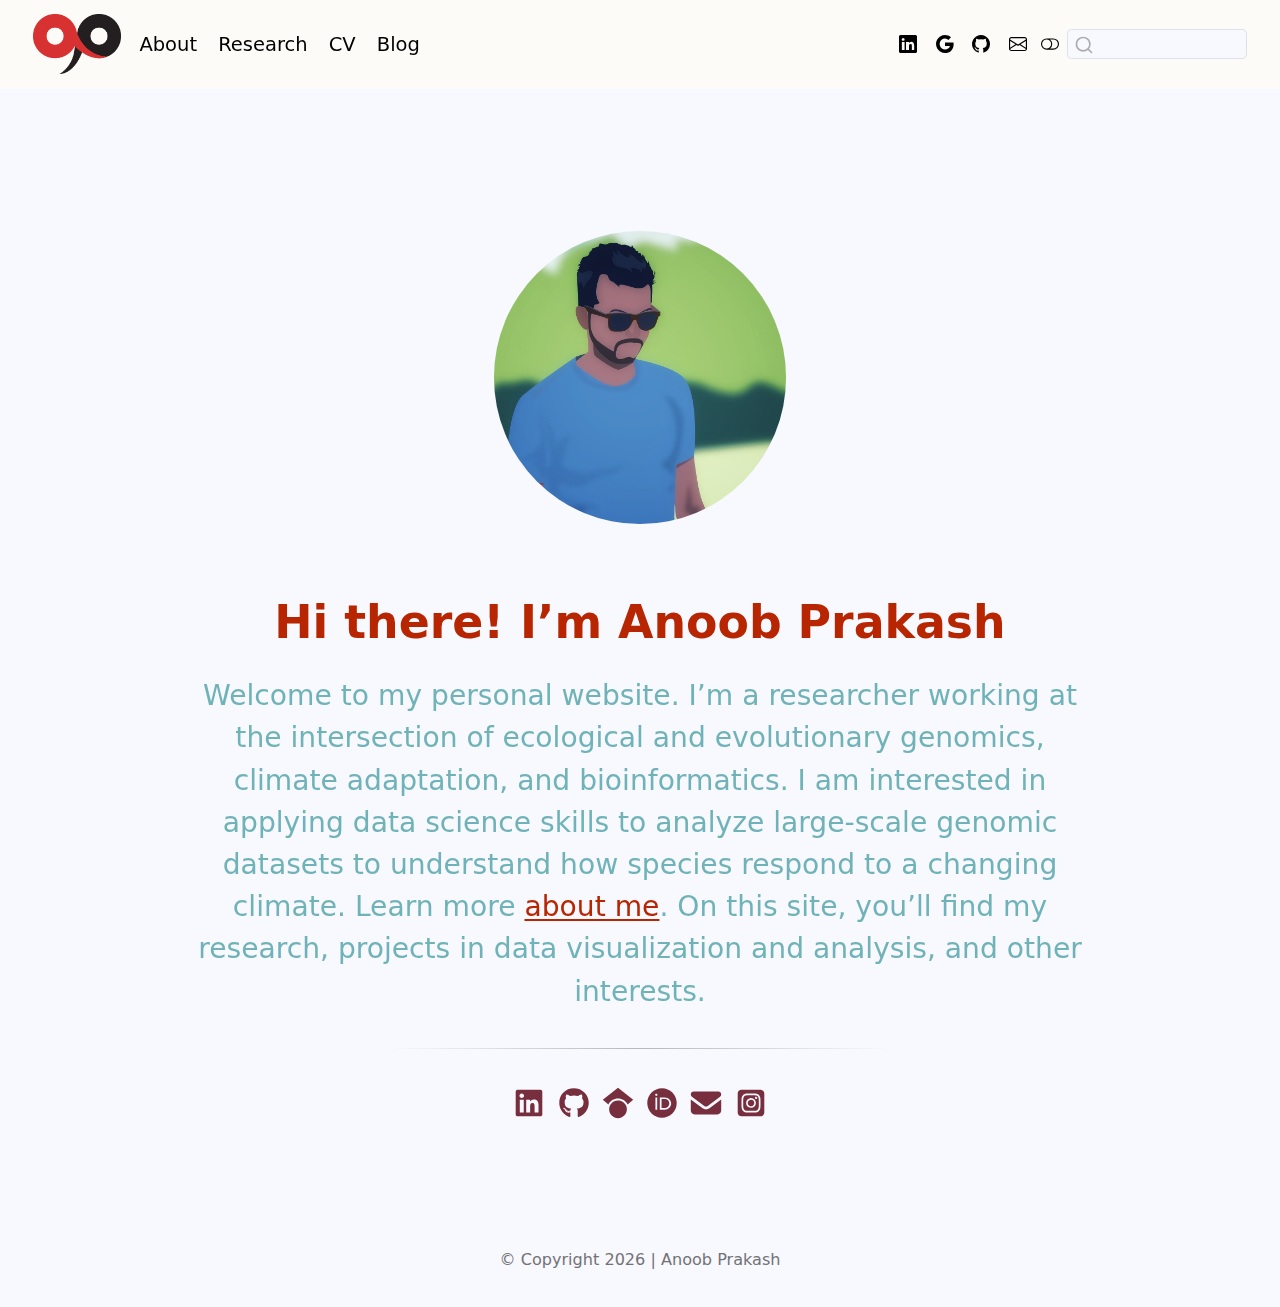
<file: docs/index.html>
<!DOCTYPE html>
<html xmlns="http://www.w3.org/1999/xhtml" lang="en" xml:lang="en"><head>

<meta charset="utf-8">
<meta name="generator" content="quarto-1.7.29">

<meta name="viewport" content="width=device-width, initial-scale=1.0, user-scalable=yes">


<title>Anoob Prakash</title>
<style>
code{white-space: pre-wrap;}
span.smallcaps{font-variant: small-caps;}
div.columns{display: flex; gap: min(4vw, 1.5em);}
div.column{flex: auto; overflow-x: auto;}
div.hanging-indent{margin-left: 1.5em; text-indent: -1.5em;}
ul.task-list{list-style: none;}
ul.task-list li input[type="checkbox"] {
  width: 0.8em;
  margin: 0 0.8em 0.2em -1em; /* quarto-specific, see https://github.com/quarto-dev/quarto-cli/issues/4556 */ 
  vertical-align: middle;
}
</style>


<script src="site_libs/quarto-nav/quarto-nav.js"></script>
<script src="site_libs/clipboard/clipboard.min.js"></script>
<script src="site_libs/quarto-search/autocomplete.umd.js"></script>
<script src="site_libs/quarto-search/fuse.min.js"></script>
<script src="site_libs/quarto-search/quarto-search.js"></script>
<meta name="quarto:offset" content="./">
<link href="./img/AP_logo.png" rel="icon" type="image/png">
<script src="site_libs/quarto-html/quarto.js" type="module"></script>
<script src="site_libs/quarto-html/tabsets/tabsets.js" type="module"></script>
<script src="site_libs/quarto-html/popper.min.js"></script>
<script src="site_libs/quarto-html/tippy.umd.min.js"></script>
<link href="site_libs/quarto-html/tippy.css" rel="stylesheet">
<link href="site_libs/quarto-html/quarto-syntax-highlighting-9cfdc87e16b2bf3d6786c761657ef46f.css" rel="stylesheet" class="quarto-color-scheme" id="quarto-text-highlighting-styles">
<link href="site_libs/quarto-html/quarto-syntax-highlighting-dark-9cfdc87e16b2bf3d6786c761657ef46f.css" rel="stylesheet" class="quarto-color-scheme quarto-color-alternate" id="quarto-text-highlighting-styles">
<link href="site_libs/quarto-html/quarto-syntax-highlighting-9cfdc87e16b2bf3d6786c761657ef46f.css" rel="stylesheet" class="quarto-color-scheme-extra" id="quarto-text-highlighting-styles">
<script src="site_libs/bootstrap/bootstrap.min.js"></script>
<link href="site_libs/bootstrap/bootstrap-icons.css" rel="stylesheet">
<link href="site_libs/bootstrap/bootstrap-f83e3fb308b00b3d06a0cf2949dad97b.min.css" rel="stylesheet" append-hash="true" class="quarto-color-scheme" id="quarto-bootstrap" data-mode="light">
<link href="site_libs/bootstrap/bootstrap-dark-45b45da6b2e485c39ffd0badcd5752ba.min.css" rel="stylesheet" append-hash="true" class="quarto-color-scheme quarto-color-alternate" id="quarto-bootstrap" data-mode="dark">
<link href="site_libs/bootstrap/bootstrap-f83e3fb308b00b3d06a0cf2949dad97b.min.css" rel="stylesheet" append-hash="true" class="quarto-color-scheme-extra" id="quarto-bootstrap" data-mode="light">
<script id="quarto-search-options" type="application/json">{
  "location": "navbar",
  "copy-button": false,
  "collapse-after": 3,
  "panel-placement": "end",
  "type": "textbox",
  "limit": 50,
  "keyboard-shortcut": [
    "f",
    "/",
    "s"
  ],
  "language": {
    "search-no-results-text": "No results",
    "search-matching-documents-text": "matching documents",
    "search-copy-link-title": "Copy link to search",
    "search-hide-matches-text": "Hide additional matches",
    "search-more-match-text": "more match in this document",
    "search-more-matches-text": "more matches in this document",
    "search-clear-button-title": "Clear",
    "search-text-placeholder": "",
    "search-detached-cancel-button-title": "Cancel",
    "search-submit-button-title": "Submit",
    "search-label": "Search"
  }
}</script>


</head>

<body class="nav-fixed quarto-light"><script id="quarto-html-before-body" type="application/javascript">
    const toggleBodyColorMode = (bsSheetEl) => {
      const mode = bsSheetEl.getAttribute("data-mode");
      const bodyEl = window.document.querySelector("body");
      if (mode === "dark") {
        bodyEl.classList.add("quarto-dark");
        bodyEl.classList.remove("quarto-light");
      } else {
        bodyEl.classList.add("quarto-light");
        bodyEl.classList.remove("quarto-dark");
      }
    }
    const toggleBodyColorPrimary = () => {
      const bsSheetEl = window.document.querySelector("link#quarto-bootstrap:not([rel=disabled-stylesheet])");
      if (bsSheetEl) {
        toggleBodyColorMode(bsSheetEl);
      }
    }
    const setColorSchemeToggle = (alternate) => {
      const toggles = window.document.querySelectorAll('.quarto-color-scheme-toggle');
      for (let i=0; i < toggles.length; i++) {
        const toggle = toggles[i];
        if (toggle) {
          if (alternate) {
            toggle.classList.add("alternate");
          } else {
            toggle.classList.remove("alternate");
          }
        }
      }
    };
    const toggleColorMode = (alternate) => {
      // Switch the stylesheets
      const primaryStylesheets = window.document.querySelectorAll('link.quarto-color-scheme:not(.quarto-color-alternate)');
      const alternateStylesheets = window.document.querySelectorAll('link.quarto-color-scheme.quarto-color-alternate');
      manageTransitions('#quarto-margin-sidebar .nav-link', false);
      if (alternate) {
        // note: dark is layered on light, we don't disable primary!
        enableStylesheet(alternateStylesheets);
        for (const sheetNode of alternateStylesheets) {
          if (sheetNode.id === "quarto-bootstrap") {
            toggleBodyColorMode(sheetNode);
          }
        }
      } else {
        disableStylesheet(alternateStylesheets);
        enableStylesheet(primaryStylesheets)
        toggleBodyColorPrimary();
      }
      manageTransitions('#quarto-margin-sidebar .nav-link', true);
      // Switch the toggles
      setColorSchemeToggle(alternate)
      // Hack to workaround the fact that safari doesn't
      // properly recolor the scrollbar when toggling (#1455)
      if (navigator.userAgent.indexOf('Safari') > 0 && navigator.userAgent.indexOf('Chrome') == -1) {
        manageTransitions("body", false);
        window.scrollTo(0, 1);
        setTimeout(() => {
          window.scrollTo(0, 0);
          manageTransitions("body", true);
        }, 40);
      }
    }
    const disableStylesheet = (stylesheets) => {
      for (let i=0; i < stylesheets.length; i++) {
        const stylesheet = stylesheets[i];
        stylesheet.rel = 'disabled-stylesheet';
      }
    }
    const enableStylesheet = (stylesheets) => {
      for (let i=0; i < stylesheets.length; i++) {
        const stylesheet = stylesheets[i];
        if(stylesheet.rel !== 'stylesheet') { // for Chrome, which will still FOUC without this check
          stylesheet.rel = 'stylesheet';
        }
      }
    }
    const manageTransitions = (selector, allowTransitions) => {
      const els = window.document.querySelectorAll(selector);
      for (let i=0; i < els.length; i++) {
        const el = els[i];
        if (allowTransitions) {
          el.classList.remove('notransition');
        } else {
          el.classList.add('notransition');
        }
      }
    }
    const isFileUrl = () => {
      return window.location.protocol === 'file:';
    }
    const hasAlternateSentinel = () => {
      let styleSentinel = getColorSchemeSentinel();
      if (styleSentinel !== null) {
        return styleSentinel === "alternate";
      } else {
        return false;
      }
    }
    const setStyleSentinel = (alternate) => {
      const value = alternate ? "alternate" : "default";
      if (!isFileUrl()) {
        window.localStorage.setItem("quarto-color-scheme", value);
      } else {
        localAlternateSentinel = value;
      }
    }
    const getColorSchemeSentinel = () => {
      if (!isFileUrl()) {
        const storageValue = window.localStorage.getItem("quarto-color-scheme");
        return storageValue != null ? storageValue : localAlternateSentinel;
      } else {
        return localAlternateSentinel;
      }
    }
    const toggleGiscusIfUsed = (isAlternate, darkModeDefault) => {
      const baseTheme = document.querySelector('#giscus-base-theme')?.value ?? 'light';
      const alternateTheme = document.querySelector('#giscus-alt-theme')?.value ?? 'dark';
      let newTheme = '';
      if(authorPrefersDark) {
        newTheme = isAlternate ? baseTheme : alternateTheme;
      } else {
        newTheme = isAlternate ? alternateTheme : baseTheme;
      }
      const changeGiscusTheme = () => {
        // From: https://github.com/giscus/giscus/issues/336
        const sendMessage = (message) => {
          const iframe = document.querySelector('iframe.giscus-frame');
          if (!iframe) return;
          iframe.contentWindow.postMessage({ giscus: message }, 'https://giscus.app');
        }
        sendMessage({
          setConfig: {
            theme: newTheme
          }
        });
      }
      const isGiscussLoaded = window.document.querySelector('iframe.giscus-frame') !== null;
      if (isGiscussLoaded) {
        changeGiscusTheme();
      }
    };
    const authorPrefersDark = false;
    const darkModeDefault = authorPrefersDark;
      document.querySelector('link#quarto-text-highlighting-styles.quarto-color-scheme-extra').rel = 'disabled-stylesheet';
      document.querySelector('link#quarto-bootstrap.quarto-color-scheme-extra').rel = 'disabled-stylesheet';
    let localAlternateSentinel = darkModeDefault ? 'alternate' : 'default';
    // Dark / light mode switch
    window.quartoToggleColorScheme = () => {
      // Read the current dark / light value
      let toAlternate = !hasAlternateSentinel();
      toggleColorMode(toAlternate);
      setStyleSentinel(toAlternate);
      toggleGiscusIfUsed(toAlternate, darkModeDefault);
    };
    // Switch to dark mode if need be
    if (hasAlternateSentinel()) {
      toggleColorMode(true);
    } else {
      toggleColorMode(false);
    }
  </script>

<div id="quarto-search-results"></div>
  <header id="quarto-header" class="headroom fixed-top">
    <nav class="navbar navbar-expand-lg " data-bs-theme="dark">
      <div class="navbar-container container-fluid">
      <div class="navbar-brand-container mx-auto">
    <a href="./index.html" class="navbar-brand navbar-brand-logo">
    <img src="./img/AP_logo.png" alt="" class="navbar-logo">
    </a>
  </div>
            <div id="quarto-search" class="" title="Search"></div>
          <button class="navbar-toggler" type="button" data-bs-toggle="collapse" data-bs-target="#navbarCollapse" aria-controls="navbarCollapse" role="menu" aria-expanded="false" aria-label="Toggle navigation" onclick="if (window.quartoToggleHeadroom) { window.quartoToggleHeadroom(); }">
  <span class="navbar-toggler-icon"></span>
</button>
          <div class="collapse navbar-collapse" id="navbarCollapse">
            <ul class="navbar-nav navbar-nav-scroll me-auto">
  <li class="nav-item">
    <a class="nav-link" href="./about.html"> 
<span class="menu-text">About</span></a>
  </li>  
  <li class="nav-item">
    <a class="nav-link" href="./research/research.html"> 
<span class="menu-text">Research</span></a>
  </li>  
  <li class="nav-item">
    <a class="nav-link" href="./cv/cv.html"> 
<span class="menu-text">CV</span></a>
  </li>  
  <li class="nav-item">
    <a class="nav-link" href="./photos/photos.html"> 
<span class="menu-text">Blog</span></a>
  </li>  
</ul>
            <ul class="navbar-nav navbar-nav-scroll ms-auto">
  <li class="nav-item compact">
    <a class="nav-link" href="https://www.linkedin.com/in/anoob-prakash/"> <i class="bi bi-linkedin" role="img">
</i> 
<span class="menu-text"></span></a>
  </li>  
  <li class="nav-item compact">
    <a class="nav-link" href="https://scholar.google.com/citations?hl=en&amp;user=jIOSRMkAAAAJ"> <i class="bi bi-google" role="img">
</i> 
<span class="menu-text"></span></a>
  </li>  
  <li class="nav-item compact">
    <a class="nav-link" href="https://github.com/anoobvinu07"> <i class="bi bi-github" role="img">
</i> 
<span class="menu-text"></span></a>
  </li>  
  <li class="nav-item compact">
    <a class="nav-link" href="mailto:anoobvinu@gmail.com"> <i class="bi bi-envelope" role="img" aria-label="email">
</i> 
<span class="menu-text"></span></a>
  </li>  
</ul>
          </div> <!-- /navcollapse -->
            <div class="quarto-navbar-tools">
  <a href="" class="quarto-color-scheme-toggle quarto-navigation-tool  px-1" onclick="window.quartoToggleColorScheme(); return false;" title="Toggle dark mode"><i class="bi"></i></a>
</div>
      </div> <!-- /container-fluid -->
    </nav>
</header>
<!-- content -->
<div id="quarto-content" class="quarto-container page-columns page-rows-contents page-layout-full page-navbar">
<!-- sidebar -->
<!-- margin-sidebar -->
    
<!-- main -->
<div class="quarto-about-jolla page-columns page-full column-body">
  <img src="img/illustrated_AP.jpg" class="about-image
  round " style="height: 15em; width: 15em;">
 <header id="title-block-header" class="quarto-title-block"></header><main class="content page-columns page-full column-body" id="quarto-document-content">

<div class="column-screen">
<div id="bio">
<p><span style="font-size: 2.6rem; font-weight: 600; display: block; margin-bottom: 0.25rem; color: #b82601;">Hi there! I’m Anoob Prakash</span></p>
<p><span style="font-size: 1.6rem; font-weight: 400; display: block; margin-bottom: 0.25rem; color: #6fb3b8;">Welcome to my personal website. I’m a researcher working at the intersection of ecological and evolutionary genomics, climate adaptation, and bioinformatics. I am interested in applying data science skills to analyze large-scale genomic datasets to understand how species respond to a changing climate. Learn more <a href="./about.html">about me</a>. On this site, you’ll find my research, projects in data visualization and analysis, and other interests.</span></p>
</div>
<div class="section-separator">
</div>
<div class="footer-logos">
<p><a href="https://www.linkedin.com/in/anoob-prakash/" target="_blank"> <img src="img/linkedin-brands-solid-full.svg" alt="LinkedIn"> </a> <a href="https://github.com/anoobvinu07" target="_blank"> <img src="img/github-brands-solid-full.svg" alt="GitHub"> </a> <a href="https://scholar.google.com/citations?hl=en&amp;user=jIOSRMkAAAAJ" target="_blank"> <img src="img/google-scholar-brands-solid-full.svg" alt="Google Scholar"> </a> <a href="https://orcid.org/0000-0002-7207-934X" target="_blank"> <img src="img/orcid-brands-solid-full.svg" alt="ORCID"> </a> <a href="mailto:anoobvinu@gmail.com" target="_blank"> <img src="img/envelope-solid-full.svg" alt="ORCID"> </a> <a href="https://www.instagram.com/anoobprakash/" target="_blank"> <img src="img/square-instagram-brands-solid-full.svg" alt="ORCID"> </a></p>
</div>
</div>


</main>  
</div>
 <!-- /main -->
<script id="quarto-html-after-body" type="application/javascript">
  window.document.addEventListener("DOMContentLoaded", function (event) {
    // Ensure there is a toggle, if there isn't float one in the top right
    if (window.document.querySelector('.quarto-color-scheme-toggle') === null) {
      const a = window.document.createElement('a');
      a.classList.add('top-right');
      a.classList.add('quarto-color-scheme-toggle');
      a.href = "";
      a.onclick = function() { try { window.quartoToggleColorScheme(); } catch {} return false; };
      const i = window.document.createElement("i");
      i.classList.add('bi');
      a.appendChild(i);
      window.document.body.appendChild(a);
    }
    setColorSchemeToggle(hasAlternateSentinel())
    const isCodeAnnotation = (el) => {
      for (const clz of el.classList) {
        if (clz.startsWith('code-annotation-')) {                     
          return true;
        }
      }
      return false;
    }
    const onCopySuccess = function(e) {
      // button target
      const button = e.trigger;
      // don't keep focus
      button.blur();
      // flash "checked"
      button.classList.add('code-copy-button-checked');
      var currentTitle = button.getAttribute("title");
      button.setAttribute("title", "Copied!");
      let tooltip;
      if (window.bootstrap) {
        button.setAttribute("data-bs-toggle", "tooltip");
        button.setAttribute("data-bs-placement", "left");
        button.setAttribute("data-bs-title", "Copied!");
        tooltip = new bootstrap.Tooltip(button, 
          { trigger: "manual", 
            customClass: "code-copy-button-tooltip",
            offset: [0, -8]});
        tooltip.show();    
      }
      setTimeout(function() {
        if (tooltip) {
          tooltip.hide();
          button.removeAttribute("data-bs-title");
          button.removeAttribute("data-bs-toggle");
          button.removeAttribute("data-bs-placement");
        }
        button.setAttribute("title", currentTitle);
        button.classList.remove('code-copy-button-checked');
      }, 1000);
      // clear code selection
      e.clearSelection();
    }
    const getTextToCopy = function(trigger) {
        const codeEl = trigger.previousElementSibling.cloneNode(true);
        for (const childEl of codeEl.children) {
          if (isCodeAnnotation(childEl)) {
            childEl.remove();
          }
        }
        return codeEl.innerText;
    }
    const clipboard = new window.ClipboardJS('.code-copy-button:not([data-in-quarto-modal])', {
      text: getTextToCopy
    });
    clipboard.on('success', onCopySuccess);
    if (window.document.getElementById('quarto-embedded-source-code-modal')) {
      const clipboardModal = new window.ClipboardJS('.code-copy-button[data-in-quarto-modal]', {
        text: getTextToCopy,
        container: window.document.getElementById('quarto-embedded-source-code-modal')
      });
      clipboardModal.on('success', onCopySuccess);
    }
      var localhostRegex = new RegExp(/^(?:http|https):\/\/localhost\:?[0-9]*\//);
      var mailtoRegex = new RegExp(/^mailto:/);
        var filterRegex = new RegExp('/' + window.location.host + '/');
      var isInternal = (href) => {
          return filterRegex.test(href) || localhostRegex.test(href) || mailtoRegex.test(href);
      }
      // Inspect non-navigation links and adorn them if external
     var links = window.document.querySelectorAll('a[href]:not(.nav-link):not(.navbar-brand):not(.toc-action):not(.sidebar-link):not(.sidebar-item-toggle):not(.pagination-link):not(.no-external):not([aria-hidden]):not(.dropdown-item):not(.quarto-navigation-tool):not(.about-link)');
      for (var i=0; i<links.length; i++) {
        const link = links[i];
        if (!isInternal(link.href)) {
          // undo the damage that might have been done by quarto-nav.js in the case of
          // links that we want to consider external
          if (link.dataset.originalHref !== undefined) {
            link.href = link.dataset.originalHref;
          }
        }
      }
    function tippyHover(el, contentFn, onTriggerFn, onUntriggerFn) {
      const config = {
        allowHTML: true,
        maxWidth: 500,
        delay: 100,
        arrow: false,
        appendTo: function(el) {
            return el.parentElement;
        },
        interactive: true,
        interactiveBorder: 10,
        theme: 'quarto',
        placement: 'bottom-start',
      };
      if (contentFn) {
        config.content = contentFn;
      }
      if (onTriggerFn) {
        config.onTrigger = onTriggerFn;
      }
      if (onUntriggerFn) {
        config.onUntrigger = onUntriggerFn;
      }
      window.tippy(el, config); 
    }
    const noterefs = window.document.querySelectorAll('a[role="doc-noteref"]');
    for (var i=0; i<noterefs.length; i++) {
      const ref = noterefs[i];
      tippyHover(ref, function() {
        // use id or data attribute instead here
        let href = ref.getAttribute('data-footnote-href') || ref.getAttribute('href');
        try { href = new URL(href).hash; } catch {}
        const id = href.replace(/^#\/?/, "");
        const note = window.document.getElementById(id);
        if (note) {
          return note.innerHTML;
        } else {
          return "";
        }
      });
    }
    const xrefs = window.document.querySelectorAll('a.quarto-xref');
    const processXRef = (id, note) => {
      // Strip column container classes
      const stripColumnClz = (el) => {
        el.classList.remove("page-full", "page-columns");
        if (el.children) {
          for (const child of el.children) {
            stripColumnClz(child);
          }
        }
      }
      stripColumnClz(note)
      if (id === null || id.startsWith('sec-')) {
        // Special case sections, only their first couple elements
        const container = document.createElement("div");
        if (note.children && note.children.length > 2) {
          container.appendChild(note.children[0].cloneNode(true));
          for (let i = 1; i < note.children.length; i++) {
            const child = note.children[i];
            if (child.tagName === "P" && child.innerText === "") {
              continue;
            } else {
              container.appendChild(child.cloneNode(true));
              break;
            }
          }
          if (window.Quarto?.typesetMath) {
            window.Quarto.typesetMath(container);
          }
          return container.innerHTML
        } else {
          if (window.Quarto?.typesetMath) {
            window.Quarto.typesetMath(note);
          }
          return note.innerHTML;
        }
      } else {
        // Remove any anchor links if they are present
        const anchorLink = note.querySelector('a.anchorjs-link');
        if (anchorLink) {
          anchorLink.remove();
        }
        if (window.Quarto?.typesetMath) {
          window.Quarto.typesetMath(note);
        }
        if (note.classList.contains("callout")) {
          return note.outerHTML;
        } else {
          return note.innerHTML;
        }
      }
    }
    for (var i=0; i<xrefs.length; i++) {
      const xref = xrefs[i];
      tippyHover(xref, undefined, function(instance) {
        instance.disable();
        let url = xref.getAttribute('href');
        let hash = undefined; 
        if (url.startsWith('#')) {
          hash = url;
        } else {
          try { hash = new URL(url).hash; } catch {}
        }
        if (hash) {
          const id = hash.replace(/^#\/?/, "");
          const note = window.document.getElementById(id);
          if (note !== null) {
            try {
              const html = processXRef(id, note.cloneNode(true));
              instance.setContent(html);
            } finally {
              instance.enable();
              instance.show();
            }
          } else {
            // See if we can fetch this
            fetch(url.split('#')[0])
            .then(res => res.text())
            .then(html => {
              const parser = new DOMParser();
              const htmlDoc = parser.parseFromString(html, "text/html");
              const note = htmlDoc.getElementById(id);
              if (note !== null) {
                const html = processXRef(id, note);
                instance.setContent(html);
              } 
            }).finally(() => {
              instance.enable();
              instance.show();
            });
          }
        } else {
          // See if we can fetch a full url (with no hash to target)
          // This is a special case and we should probably do some content thinning / targeting
          fetch(url)
          .then(res => res.text())
          .then(html => {
            const parser = new DOMParser();
            const htmlDoc = parser.parseFromString(html, "text/html");
            const note = htmlDoc.querySelector('main.content');
            if (note !== null) {
              // This should only happen for chapter cross references
              // (since there is no id in the URL)
              // remove the first header
              if (note.children.length > 0 && note.children[0].tagName === "HEADER") {
                note.children[0].remove();
              }
              const html = processXRef(null, note);
              instance.setContent(html);
            } 
          }).finally(() => {
            instance.enable();
            instance.show();
          });
        }
      }, function(instance) {
      });
    }
        let selectedAnnoteEl;
        const selectorForAnnotation = ( cell, annotation) => {
          let cellAttr = 'data-code-cell="' + cell + '"';
          let lineAttr = 'data-code-annotation="' +  annotation + '"';
          const selector = 'span[' + cellAttr + '][' + lineAttr + ']';
          return selector;
        }
        const selectCodeLines = (annoteEl) => {
          const doc = window.document;
          const targetCell = annoteEl.getAttribute("data-target-cell");
          const targetAnnotation = annoteEl.getAttribute("data-target-annotation");
          const annoteSpan = window.document.querySelector(selectorForAnnotation(targetCell, targetAnnotation));
          const lines = annoteSpan.getAttribute("data-code-lines").split(",");
          const lineIds = lines.map((line) => {
            return targetCell + "-" + line;
          })
          let top = null;
          let height = null;
          let parent = null;
          if (lineIds.length > 0) {
              //compute the position of the single el (top and bottom and make a div)
              const el = window.document.getElementById(lineIds[0]);
              top = el.offsetTop;
              height = el.offsetHeight;
              parent = el.parentElement.parentElement;
            if (lineIds.length > 1) {
              const lastEl = window.document.getElementById(lineIds[lineIds.length - 1]);
              const bottom = lastEl.offsetTop + lastEl.offsetHeight;
              height = bottom - top;
            }
            if (top !== null && height !== null && parent !== null) {
              // cook up a div (if necessary) and position it 
              let div = window.document.getElementById("code-annotation-line-highlight");
              if (div === null) {
                div = window.document.createElement("div");
                div.setAttribute("id", "code-annotation-line-highlight");
                div.style.position = 'absolute';
                parent.appendChild(div);
              }
              div.style.top = top - 2 + "px";
              div.style.height = height + 4 + "px";
              div.style.left = 0;
              let gutterDiv = window.document.getElementById("code-annotation-line-highlight-gutter");
              if (gutterDiv === null) {
                gutterDiv = window.document.createElement("div");
                gutterDiv.setAttribute("id", "code-annotation-line-highlight-gutter");
                gutterDiv.style.position = 'absolute';
                const codeCell = window.document.getElementById(targetCell);
                const gutter = codeCell.querySelector('.code-annotation-gutter');
                gutter.appendChild(gutterDiv);
              }
              gutterDiv.style.top = top - 2 + "px";
              gutterDiv.style.height = height + 4 + "px";
            }
            selectedAnnoteEl = annoteEl;
          }
        };
        const unselectCodeLines = () => {
          const elementsIds = ["code-annotation-line-highlight", "code-annotation-line-highlight-gutter"];
          elementsIds.forEach((elId) => {
            const div = window.document.getElementById(elId);
            if (div) {
              div.remove();
            }
          });
          selectedAnnoteEl = undefined;
        };
          // Handle positioning of the toggle
      window.addEventListener(
        "resize",
        throttle(() => {
          elRect = undefined;
          if (selectedAnnoteEl) {
            selectCodeLines(selectedAnnoteEl);
          }
        }, 10)
      );
      function throttle(fn, ms) {
      let throttle = false;
      let timer;
        return (...args) => {
          if(!throttle) { // first call gets through
              fn.apply(this, args);
              throttle = true;
          } else { // all the others get throttled
              if(timer) clearTimeout(timer); // cancel #2
              timer = setTimeout(() => {
                fn.apply(this, args);
                timer = throttle = false;
              }, ms);
          }
        };
      }
        // Attach click handler to the DT
        const annoteDls = window.document.querySelectorAll('dt[data-target-cell]');
        for (const annoteDlNode of annoteDls) {
          annoteDlNode.addEventListener('click', (event) => {
            const clickedEl = event.target;
            if (clickedEl !== selectedAnnoteEl) {
              unselectCodeLines();
              const activeEl = window.document.querySelector('dt[data-target-cell].code-annotation-active');
              if (activeEl) {
                activeEl.classList.remove('code-annotation-active');
              }
              selectCodeLines(clickedEl);
              clickedEl.classList.add('code-annotation-active');
            } else {
              // Unselect the line
              unselectCodeLines();
              clickedEl.classList.remove('code-annotation-active');
            }
          });
        }
    const findCites = (el) => {
      const parentEl = el.parentElement;
      if (parentEl) {
        const cites = parentEl.dataset.cites;
        if (cites) {
          return {
            el,
            cites: cites.split(' ')
          };
        } else {
          return findCites(el.parentElement)
        }
      } else {
        return undefined;
      }
    };
    var bibliorefs = window.document.querySelectorAll('a[role="doc-biblioref"]');
    for (var i=0; i<bibliorefs.length; i++) {
      const ref = bibliorefs[i];
      const citeInfo = findCites(ref);
      if (citeInfo) {
        tippyHover(citeInfo.el, function() {
          var popup = window.document.createElement('div');
          citeInfo.cites.forEach(function(cite) {
            var citeDiv = window.document.createElement('div');
            citeDiv.classList.add('hanging-indent');
            citeDiv.classList.add('csl-entry');
            var biblioDiv = window.document.getElementById('ref-' + cite);
            if (biblioDiv) {
              citeDiv.innerHTML = biblioDiv.innerHTML;
            }
            popup.appendChild(citeDiv);
          });
          return popup.innerHTML;
        });
      }
    }
  });
  </script>
</div> <!-- /content -->
<footer class="footer">
  <div class="nav-footer">
    <div class="nav-footer-left">
      &nbsp;
    </div>   
    <div class="nav-footer-center">
<span class="faux-block"> © Copyright <span id="year"></span> | Anoob Prakash </span>
<script>
  document.getElementById("year").textContent = new Date().getFullYear();
</script>
</div>
    <div class="nav-footer-right">
      &nbsp;
    </div>
  </div>
</footer>




</body></html>
</file>
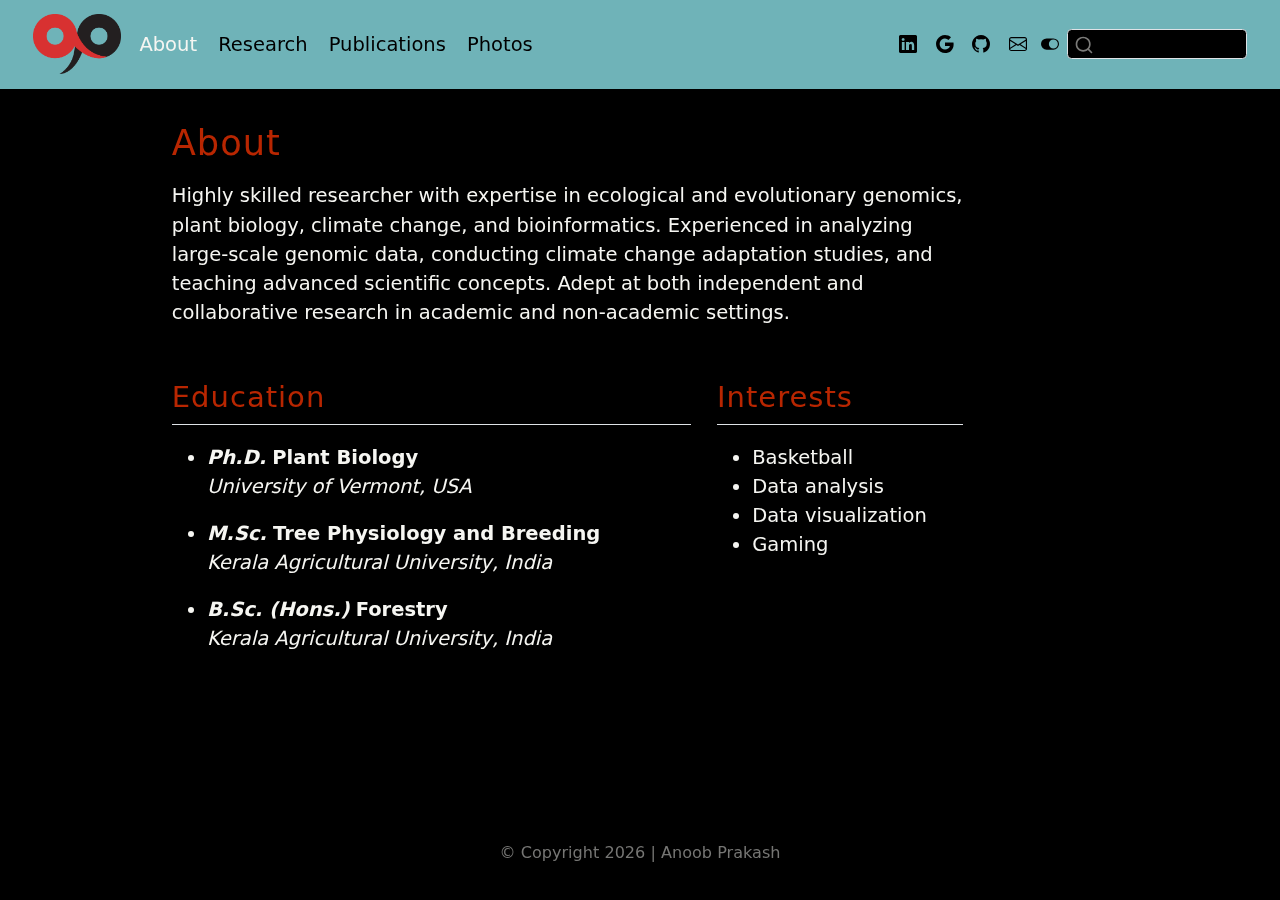
<file: docs/about/about.html>
<!DOCTYPE html>
<html xmlns="http://www.w3.org/1999/xhtml" lang="en" xml:lang="en"><head>

<meta charset="utf-8">
<meta name="generator" content="quarto-1.7.29">

<meta name="viewport" content="width=device-width, initial-scale=1.0, user-scalable=yes">


<title>About</title>
<style>
code{white-space: pre-wrap;}
span.smallcaps{font-variant: small-caps;}
div.columns{display: flex; gap: min(4vw, 1.5em);}
div.column{flex: auto; overflow-x: auto;}
div.hanging-indent{margin-left: 1.5em; text-indent: -1.5em;}
ul.task-list{list-style: none;}
ul.task-list li input[type="checkbox"] {
  width: 0.8em;
  margin: 0 0.8em 0.2em -1em; /* quarto-specific, see https://github.com/quarto-dev/quarto-cli/issues/4556 */ 
  vertical-align: middle;
}
</style>


<script src="../site_libs/quarto-nav/quarto-nav.js"></script>
<script src="../site_libs/clipboard/clipboard.min.js"></script>
<script src="../site_libs/quarto-search/autocomplete.umd.js"></script>
<script src="../site_libs/quarto-search/fuse.min.js"></script>
<script src="../site_libs/quarto-search/quarto-search.js"></script>
<meta name="quarto:offset" content="../">
<link href="../img/AP_logo.png" rel="icon" type="image/png">
<script src="../site_libs/quarto-html/quarto.js" type="module"></script>
<script src="../site_libs/quarto-html/tabsets/tabsets.js" type="module"></script>
<script src="../site_libs/quarto-html/popper.min.js"></script>
<script src="../site_libs/quarto-html/tippy.umd.min.js"></script>
<script src="../site_libs/quarto-html/anchor.min.js"></script>
<link href="../site_libs/quarto-html/tippy.css" rel="stylesheet">
<link href="../site_libs/quarto-html/quarto-syntax-highlighting-9cfdc87e16b2bf3d6786c761657ef46f.css" rel="stylesheet" class="quarto-color-scheme" id="quarto-text-highlighting-styles">
<link href="../site_libs/quarto-html/quarto-syntax-highlighting-dark-9cfdc87e16b2bf3d6786c761657ef46f.css" rel="stylesheet" class="quarto-color-scheme quarto-color-alternate" id="quarto-text-highlighting-styles">
<script src="../site_libs/bootstrap/bootstrap.min.js"></script>
<link href="../site_libs/bootstrap/bootstrap-icons.css" rel="stylesheet">
<link href="../site_libs/bootstrap/bootstrap-577d015458cd48ce3af8dbd7c2ddc366.min.css" rel="stylesheet" append-hash="true" class="quarto-color-scheme" id="quarto-bootstrap" data-mode="light">
<link href="../site_libs/bootstrap/bootstrap-dark-e1be5f40dc20c76b3d284492309f8129.min.css" rel="stylesheet" append-hash="true" class="quarto-color-scheme quarto-color-alternate" id="quarto-bootstrap" data-mode="dark">
<script id="quarto-search-options" type="application/json">{
  "location": "navbar",
  "copy-button": false,
  "collapse-after": 3,
  "panel-placement": "end",
  "type": "textbox",
  "limit": 50,
  "keyboard-shortcut": [
    "f",
    "/",
    "s"
  ],
  "language": {
    "search-no-results-text": "No results",
    "search-matching-documents-text": "matching documents",
    "search-copy-link-title": "Copy link to search",
    "search-hide-matches-text": "Hide additional matches",
    "search-more-match-text": "more match in this document",
    "search-more-matches-text": "more matches in this document",
    "search-clear-button-title": "Clear",
    "search-text-placeholder": "",
    "search-detached-cancel-button-title": "Cancel",
    "search-submit-button-title": "Submit",
    "search-label": "Search"
  }
}</script>


</head>

<body class="nav-fixed quarto-dark"><script id="quarto-html-before-body" type="application/javascript">
    const toggleBodyColorMode = (bsSheetEl) => {
      const mode = bsSheetEl.getAttribute("data-mode");
      const bodyEl = window.document.querySelector("body");
      if (mode === "dark") {
        bodyEl.classList.add("quarto-dark");
        bodyEl.classList.remove("quarto-light");
      } else {
        bodyEl.classList.add("quarto-light");
        bodyEl.classList.remove("quarto-dark");
      }
    }
    const toggleBodyColorPrimary = () => {
      const bsSheetEl = window.document.querySelector("link#quarto-bootstrap:not([rel=disabled-stylesheet])");
      if (bsSheetEl) {
        toggleBodyColorMode(bsSheetEl);
      }
    }
    const setColorSchemeToggle = (alternate) => {
      const toggles = window.document.querySelectorAll('.quarto-color-scheme-toggle');
      for (let i=0; i < toggles.length; i++) {
        const toggle = toggles[i];
        if (toggle) {
          if (alternate) {
            toggle.classList.add("alternate");
          } else {
            toggle.classList.remove("alternate");
          }
        }
      }
    };
    const toggleColorMode = (alternate) => {
      // Switch the stylesheets
      const primaryStylesheets = window.document.querySelectorAll('link.quarto-color-scheme:not(.quarto-color-alternate)');
      const alternateStylesheets = window.document.querySelectorAll('link.quarto-color-scheme.quarto-color-alternate');
      manageTransitions('#quarto-margin-sidebar .nav-link', false);
      if (alternate) {
        // note: dark is layered on light, we don't disable primary!
        enableStylesheet(alternateStylesheets);
        for (const sheetNode of alternateStylesheets) {
          if (sheetNode.id === "quarto-bootstrap") {
            toggleBodyColorMode(sheetNode);
          }
        }
      } else {
        disableStylesheet(alternateStylesheets);
        enableStylesheet(primaryStylesheets)
        toggleBodyColorPrimary();
      }
      manageTransitions('#quarto-margin-sidebar .nav-link', true);
      // Switch the toggles
      setColorSchemeToggle(alternate)
      // Hack to workaround the fact that safari doesn't
      // properly recolor the scrollbar when toggling (#1455)
      if (navigator.userAgent.indexOf('Safari') > 0 && navigator.userAgent.indexOf('Chrome') == -1) {
        manageTransitions("body", false);
        window.scrollTo(0, 1);
        setTimeout(() => {
          window.scrollTo(0, 0);
          manageTransitions("body", true);
        }, 40);
      }
    }
    const disableStylesheet = (stylesheets) => {
      for (let i=0; i < stylesheets.length; i++) {
        const stylesheet = stylesheets[i];
        stylesheet.rel = 'disabled-stylesheet';
      }
    }
    const enableStylesheet = (stylesheets) => {
      for (let i=0; i < stylesheets.length; i++) {
        const stylesheet = stylesheets[i];
        if(stylesheet.rel !== 'stylesheet') { // for Chrome, which will still FOUC without this check
          stylesheet.rel = 'stylesheet';
        }
      }
    }
    const manageTransitions = (selector, allowTransitions) => {
      const els = window.document.querySelectorAll(selector);
      for (let i=0; i < els.length; i++) {
        const el = els[i];
        if (allowTransitions) {
          el.classList.remove('notransition');
        } else {
          el.classList.add('notransition');
        }
      }
    }
    const isFileUrl = () => {
      return window.location.protocol === 'file:';
    }
    const hasAlternateSentinel = () => {
      let styleSentinel = getColorSchemeSentinel();
      if (styleSentinel !== null) {
        return styleSentinel === "alternate";
      } else {
        return false;
      }
    }
    const setStyleSentinel = (alternate) => {
      const value = alternate ? "alternate" : "default";
      if (!isFileUrl()) {
        window.localStorage.setItem("quarto-color-scheme", value);
      } else {
        localAlternateSentinel = value;
      }
    }
    const getColorSchemeSentinel = () => {
      if (!isFileUrl()) {
        const storageValue = window.localStorage.getItem("quarto-color-scheme");
        return storageValue != null ? storageValue : localAlternateSentinel;
      } else {
        return localAlternateSentinel;
      }
    }
    const toggleGiscusIfUsed = (isAlternate, darkModeDefault) => {
      const baseTheme = document.querySelector('#giscus-base-theme')?.value ?? 'light';
      const alternateTheme = document.querySelector('#giscus-alt-theme')?.value ?? 'dark';
      let newTheme = '';
      if(authorPrefersDark) {
        newTheme = isAlternate ? baseTheme : alternateTheme;
      } else {
        newTheme = isAlternate ? alternateTheme : baseTheme;
      }
      const changeGiscusTheme = () => {
        // From: https://github.com/giscus/giscus/issues/336
        const sendMessage = (message) => {
          const iframe = document.querySelector('iframe.giscus-frame');
          if (!iframe) return;
          iframe.contentWindow.postMessage({ giscus: message }, 'https://giscus.app');
        }
        sendMessage({
          setConfig: {
            theme: newTheme
          }
        });
      }
      const isGiscussLoaded = window.document.querySelector('iframe.giscus-frame') !== null;
      if (isGiscussLoaded) {
        changeGiscusTheme();
      }
    };
    const authorPrefersDark = true;
    const darkModeDefault = authorPrefersDark;
    let localAlternateSentinel = darkModeDefault ? 'alternate' : 'default';
    // Dark / light mode switch
    window.quartoToggleColorScheme = () => {
      // Read the current dark / light value
      let toAlternate = !hasAlternateSentinel();
      toggleColorMode(toAlternate);
      setStyleSentinel(toAlternate);
      toggleGiscusIfUsed(toAlternate, darkModeDefault);
    };
    // Switch to dark mode if need be
    if (hasAlternateSentinel()) {
      toggleColorMode(true);
    } else {
      toggleColorMode(false);
    }
  </script>

<div id="quarto-search-results"></div>
  <header id="quarto-header" class="headroom fixed-top">
    <nav class="navbar navbar-expand-lg " data-bs-theme="dark">
      <div class="navbar-container container-fluid">
      <div class="navbar-brand-container mx-auto">
    <a href="../index.html" class="navbar-brand navbar-brand-logo">
    <img src="../img/AP_logo.png" alt="" class="navbar-logo">
    </a>
  </div>
            <div id="quarto-search" class="" title="Search"></div>
          <button class="navbar-toggler" type="button" data-bs-toggle="collapse" data-bs-target="#navbarCollapse" aria-controls="navbarCollapse" role="menu" aria-expanded="false" aria-label="Toggle navigation" onclick="if (window.quartoToggleHeadroom) { window.quartoToggleHeadroom(); }">
  <span class="navbar-toggler-icon"></span>
</button>
          <div class="collapse navbar-collapse" id="navbarCollapse">
            <ul class="navbar-nav navbar-nav-scroll me-auto">
  <li class="nav-item">
    <a class="nav-link active" href="../about/about.html" aria-current="page"> 
<span class="menu-text">About</span></a>
  </li>  
  <li class="nav-item">
    <a class="nav-link" href="../research/research.html"> 
<span class="menu-text">Research</span></a>
  </li>  
  <li class="nav-item">
    <a class="nav-link" href="../publications/publications.html"> 
<span class="menu-text">Publications</span></a>
  </li>  
  <li class="nav-item">
    <a class="nav-link" href="../photos/photos.html"> 
<span class="menu-text">Photos</span></a>
  </li>  
</ul>
            <ul class="navbar-nav navbar-nav-scroll ms-auto">
  <li class="nav-item compact">
    <a class="nav-link" href="https://www.linkedin.com/in/anoob-prakash/"> <i class="bi bi-linkedin" role="img">
</i> 
<span class="menu-text"></span></a>
  </li>  
  <li class="nav-item compact">
    <a class="nav-link" href="https://scholar.google.com/citations?hl=en&amp;user=jIOSRMkAAAAJ"> <i class="bi bi-google" role="img">
</i> 
<span class="menu-text"></span></a>
  </li>  
  <li class="nav-item compact">
    <a class="nav-link" href="https://github.com/anoobvinu07"> <i class="bi bi-github" role="img">
</i> 
<span class="menu-text"></span></a>
  </li>  
  <li class="nav-item compact">
    <a class="nav-link" href="mailto:anoobvinu@gmail.com"> <i class="bi bi-envelope" role="img" aria-label="email">
</i> 
<span class="menu-text"></span></a>
  </li>  
</ul>
          </div> <!-- /navcollapse -->
            <div class="quarto-navbar-tools">
  <a href="" class="quarto-color-scheme-toggle quarto-navigation-tool  px-1" onclick="window.quartoToggleColorScheme(); return false;" title="Toggle dark mode"><i class="bi"></i></a>
</div>
      </div> <!-- /container-fluid -->
    </nav>
</header>
<!-- content -->
<div id="quarto-content" class="quarto-container page-columns page-rows-contents page-layout-article page-navbar">
<!-- sidebar -->
<!-- margin-sidebar -->
    <div id="quarto-margin-sidebar" class="sidebar margin-sidebar zindex-bottom">
        
    </div>
<!-- main -->
<main class="content" id="quarto-document-content">


<header id="title-block-header" class="quarto-title-block default">
<div class="quarto-title">
<h1 class="title">About</h1>
</div>



<div class="quarto-title-meta">

    
  
    
  </div>
  


</header>


<div id="bio">

</div>
<p>Highly skilled researcher with expertise in ecological and evolutionary genomics, plant biology, climate change, and bioinformatics. Experienced in analyzing large-scale genomic data, conducting climate change adaptation studies, and teaching advanced scientific concepts. Adept at both independent and collaborative research in academic and non-academic settings.</p>
<div class="grid">
<section id="education" class="level2 g-col-12 g-col-md-8" style="text-align: left;">
<h2 class="anchored" data-anchor-id="education">Education</h2>
<ul>
<li><p><strong><em>Ph.D.</em></strong> <strong>Plant Biology</strong><br>
<em>University of Vermont, USA</em></p></li>
<li><p><strong><em>M.Sc.</em></strong> <strong>Tree Physiology and Breeding</strong><br>
<em>Kerala Agricultural University, India</em></p></li>
<li><p><strong><em>B.Sc. (Hons.)</em></strong> <strong>Forestry</strong><br>
<em>Kerala Agricultural University, India</em></p></li>
</ul>
</section>
<section id="interests" class="level2 g-col-12 g-col-md-4" style="text-align: left;">
<h2 class="anchored" data-anchor-id="interests">Interests</h2>
<ul>
<li>Basketball<br>
</li>
<li>Data analysis<br>
</li>
<li>Data visualization<br>
</li>
<li>Gaming</li>
</ul>
</section>
</div>



</main> <!-- /main -->
<script id="quarto-html-after-body" type="application/javascript">
  window.document.addEventListener("DOMContentLoaded", function (event) {
    // Ensure there is a toggle, if there isn't float one in the top right
    if (window.document.querySelector('.quarto-color-scheme-toggle') === null) {
      const a = window.document.createElement('a');
      a.classList.add('top-right');
      a.classList.add('quarto-color-scheme-toggle');
      a.href = "";
      a.onclick = function() { try { window.quartoToggleColorScheme(); } catch {} return false; };
      const i = window.document.createElement("i");
      i.classList.add('bi');
      a.appendChild(i);
      window.document.body.appendChild(a);
    }
    setColorSchemeToggle(hasAlternateSentinel())
    const icon = "";
    const anchorJS = new window.AnchorJS();
    anchorJS.options = {
      placement: 'right',
      icon: icon
    };
    anchorJS.add('.anchored');
    const isCodeAnnotation = (el) => {
      for (const clz of el.classList) {
        if (clz.startsWith('code-annotation-')) {                     
          return true;
        }
      }
      return false;
    }
    const onCopySuccess = function(e) {
      // button target
      const button = e.trigger;
      // don't keep focus
      button.blur();
      // flash "checked"
      button.classList.add('code-copy-button-checked');
      var currentTitle = button.getAttribute("title");
      button.setAttribute("title", "Copied!");
      let tooltip;
      if (window.bootstrap) {
        button.setAttribute("data-bs-toggle", "tooltip");
        button.setAttribute("data-bs-placement", "left");
        button.setAttribute("data-bs-title", "Copied!");
        tooltip = new bootstrap.Tooltip(button, 
          { trigger: "manual", 
            customClass: "code-copy-button-tooltip",
            offset: [0, -8]});
        tooltip.show();    
      }
      setTimeout(function() {
        if (tooltip) {
          tooltip.hide();
          button.removeAttribute("data-bs-title");
          button.removeAttribute("data-bs-toggle");
          button.removeAttribute("data-bs-placement");
        }
        button.setAttribute("title", currentTitle);
        button.classList.remove('code-copy-button-checked');
      }, 1000);
      // clear code selection
      e.clearSelection();
    }
    const getTextToCopy = function(trigger) {
        const codeEl = trigger.previousElementSibling.cloneNode(true);
        for (const childEl of codeEl.children) {
          if (isCodeAnnotation(childEl)) {
            childEl.remove();
          }
        }
        return codeEl.innerText;
    }
    const clipboard = new window.ClipboardJS('.code-copy-button:not([data-in-quarto-modal])', {
      text: getTextToCopy
    });
    clipboard.on('success', onCopySuccess);
    if (window.document.getElementById('quarto-embedded-source-code-modal')) {
      const clipboardModal = new window.ClipboardJS('.code-copy-button[data-in-quarto-modal]', {
        text: getTextToCopy,
        container: window.document.getElementById('quarto-embedded-source-code-modal')
      });
      clipboardModal.on('success', onCopySuccess);
    }
      var localhostRegex = new RegExp(/^(?:http|https):\/\/localhost\:?[0-9]*\//);
      var mailtoRegex = new RegExp(/^mailto:/);
        var filterRegex = new RegExp('/' + window.location.host + '/');
      var isInternal = (href) => {
          return filterRegex.test(href) || localhostRegex.test(href) || mailtoRegex.test(href);
      }
      // Inspect non-navigation links and adorn them if external
     var links = window.document.querySelectorAll('a[href]:not(.nav-link):not(.navbar-brand):not(.toc-action):not(.sidebar-link):not(.sidebar-item-toggle):not(.pagination-link):not(.no-external):not([aria-hidden]):not(.dropdown-item):not(.quarto-navigation-tool):not(.about-link)');
      for (var i=0; i<links.length; i++) {
        const link = links[i];
        if (!isInternal(link.href)) {
          // undo the damage that might have been done by quarto-nav.js in the case of
          // links that we want to consider external
          if (link.dataset.originalHref !== undefined) {
            link.href = link.dataset.originalHref;
          }
        }
      }
    function tippyHover(el, contentFn, onTriggerFn, onUntriggerFn) {
      const config = {
        allowHTML: true,
        maxWidth: 500,
        delay: 100,
        arrow: false,
        appendTo: function(el) {
            return el.parentElement;
        },
        interactive: true,
        interactiveBorder: 10,
        theme: 'quarto',
        placement: 'bottom-start',
      };
      if (contentFn) {
        config.content = contentFn;
      }
      if (onTriggerFn) {
        config.onTrigger = onTriggerFn;
      }
      if (onUntriggerFn) {
        config.onUntrigger = onUntriggerFn;
      }
      window.tippy(el, config); 
    }
    const noterefs = window.document.querySelectorAll('a[role="doc-noteref"]');
    for (var i=0; i<noterefs.length; i++) {
      const ref = noterefs[i];
      tippyHover(ref, function() {
        // use id or data attribute instead here
        let href = ref.getAttribute('data-footnote-href') || ref.getAttribute('href');
        try { href = new URL(href).hash; } catch {}
        const id = href.replace(/^#\/?/, "");
        const note = window.document.getElementById(id);
        if (note) {
          return note.innerHTML;
        } else {
          return "";
        }
      });
    }
    const xrefs = window.document.querySelectorAll('a.quarto-xref');
    const processXRef = (id, note) => {
      // Strip column container classes
      const stripColumnClz = (el) => {
        el.classList.remove("page-full", "page-columns");
        if (el.children) {
          for (const child of el.children) {
            stripColumnClz(child);
          }
        }
      }
      stripColumnClz(note)
      if (id === null || id.startsWith('sec-')) {
        // Special case sections, only their first couple elements
        const container = document.createElement("div");
        if (note.children && note.children.length > 2) {
          container.appendChild(note.children[0].cloneNode(true));
          for (let i = 1; i < note.children.length; i++) {
            const child = note.children[i];
            if (child.tagName === "P" && child.innerText === "") {
              continue;
            } else {
              container.appendChild(child.cloneNode(true));
              break;
            }
          }
          if (window.Quarto?.typesetMath) {
            window.Quarto.typesetMath(container);
          }
          return container.innerHTML
        } else {
          if (window.Quarto?.typesetMath) {
            window.Quarto.typesetMath(note);
          }
          return note.innerHTML;
        }
      } else {
        // Remove any anchor links if they are present
        const anchorLink = note.querySelector('a.anchorjs-link');
        if (anchorLink) {
          anchorLink.remove();
        }
        if (window.Quarto?.typesetMath) {
          window.Quarto.typesetMath(note);
        }
        if (note.classList.contains("callout")) {
          return note.outerHTML;
        } else {
          return note.innerHTML;
        }
      }
    }
    for (var i=0; i<xrefs.length; i++) {
      const xref = xrefs[i];
      tippyHover(xref, undefined, function(instance) {
        instance.disable();
        let url = xref.getAttribute('href');
        let hash = undefined; 
        if (url.startsWith('#')) {
          hash = url;
        } else {
          try { hash = new URL(url).hash; } catch {}
        }
        if (hash) {
          const id = hash.replace(/^#\/?/, "");
          const note = window.document.getElementById(id);
          if (note !== null) {
            try {
              const html = processXRef(id, note.cloneNode(true));
              instance.setContent(html);
            } finally {
              instance.enable();
              instance.show();
            }
          } else {
            // See if we can fetch this
            fetch(url.split('#')[0])
            .then(res => res.text())
            .then(html => {
              const parser = new DOMParser();
              const htmlDoc = parser.parseFromString(html, "text/html");
              const note = htmlDoc.getElementById(id);
              if (note !== null) {
                const html = processXRef(id, note);
                instance.setContent(html);
              } 
            }).finally(() => {
              instance.enable();
              instance.show();
            });
          }
        } else {
          // See if we can fetch a full url (with no hash to target)
          // This is a special case and we should probably do some content thinning / targeting
          fetch(url)
          .then(res => res.text())
          .then(html => {
            const parser = new DOMParser();
            const htmlDoc = parser.parseFromString(html, "text/html");
            const note = htmlDoc.querySelector('main.content');
            if (note !== null) {
              // This should only happen for chapter cross references
              // (since there is no id in the URL)
              // remove the first header
              if (note.children.length > 0 && note.children[0].tagName === "HEADER") {
                note.children[0].remove();
              }
              const html = processXRef(null, note);
              instance.setContent(html);
            } 
          }).finally(() => {
            instance.enable();
            instance.show();
          });
        }
      }, function(instance) {
      });
    }
        let selectedAnnoteEl;
        const selectorForAnnotation = ( cell, annotation) => {
          let cellAttr = 'data-code-cell="' + cell + '"';
          let lineAttr = 'data-code-annotation="' +  annotation + '"';
          const selector = 'span[' + cellAttr + '][' + lineAttr + ']';
          return selector;
        }
        const selectCodeLines = (annoteEl) => {
          const doc = window.document;
          const targetCell = annoteEl.getAttribute("data-target-cell");
          const targetAnnotation = annoteEl.getAttribute("data-target-annotation");
          const annoteSpan = window.document.querySelector(selectorForAnnotation(targetCell, targetAnnotation));
          const lines = annoteSpan.getAttribute("data-code-lines").split(",");
          const lineIds = lines.map((line) => {
            return targetCell + "-" + line;
          })
          let top = null;
          let height = null;
          let parent = null;
          if (lineIds.length > 0) {
              //compute the position of the single el (top and bottom and make a div)
              const el = window.document.getElementById(lineIds[0]);
              top = el.offsetTop;
              height = el.offsetHeight;
              parent = el.parentElement.parentElement;
            if (lineIds.length > 1) {
              const lastEl = window.document.getElementById(lineIds[lineIds.length - 1]);
              const bottom = lastEl.offsetTop + lastEl.offsetHeight;
              height = bottom - top;
            }
            if (top !== null && height !== null && parent !== null) {
              // cook up a div (if necessary) and position it 
              let div = window.document.getElementById("code-annotation-line-highlight");
              if (div === null) {
                div = window.document.createElement("div");
                div.setAttribute("id", "code-annotation-line-highlight");
                div.style.position = 'absolute';
                parent.appendChild(div);
              }
              div.style.top = top - 2 + "px";
              div.style.height = height + 4 + "px";
              div.style.left = 0;
              let gutterDiv = window.document.getElementById("code-annotation-line-highlight-gutter");
              if (gutterDiv === null) {
                gutterDiv = window.document.createElement("div");
                gutterDiv.setAttribute("id", "code-annotation-line-highlight-gutter");
                gutterDiv.style.position = 'absolute';
                const codeCell = window.document.getElementById(targetCell);
                const gutter = codeCell.querySelector('.code-annotation-gutter');
                gutter.appendChild(gutterDiv);
              }
              gutterDiv.style.top = top - 2 + "px";
              gutterDiv.style.height = height + 4 + "px";
            }
            selectedAnnoteEl = annoteEl;
          }
        };
        const unselectCodeLines = () => {
          const elementsIds = ["code-annotation-line-highlight", "code-annotation-line-highlight-gutter"];
          elementsIds.forEach((elId) => {
            const div = window.document.getElementById(elId);
            if (div) {
              div.remove();
            }
          });
          selectedAnnoteEl = undefined;
        };
          // Handle positioning of the toggle
      window.addEventListener(
        "resize",
        throttle(() => {
          elRect = undefined;
          if (selectedAnnoteEl) {
            selectCodeLines(selectedAnnoteEl);
          }
        }, 10)
      );
      function throttle(fn, ms) {
      let throttle = false;
      let timer;
        return (...args) => {
          if(!throttle) { // first call gets through
              fn.apply(this, args);
              throttle = true;
          } else { // all the others get throttled
              if(timer) clearTimeout(timer); // cancel #2
              timer = setTimeout(() => {
                fn.apply(this, args);
                timer = throttle = false;
              }, ms);
          }
        };
      }
        // Attach click handler to the DT
        const annoteDls = window.document.querySelectorAll('dt[data-target-cell]');
        for (const annoteDlNode of annoteDls) {
          annoteDlNode.addEventListener('click', (event) => {
            const clickedEl = event.target;
            if (clickedEl !== selectedAnnoteEl) {
              unselectCodeLines();
              const activeEl = window.document.querySelector('dt[data-target-cell].code-annotation-active');
              if (activeEl) {
                activeEl.classList.remove('code-annotation-active');
              }
              selectCodeLines(clickedEl);
              clickedEl.classList.add('code-annotation-active');
            } else {
              // Unselect the line
              unselectCodeLines();
              clickedEl.classList.remove('code-annotation-active');
            }
          });
        }
    const findCites = (el) => {
      const parentEl = el.parentElement;
      if (parentEl) {
        const cites = parentEl.dataset.cites;
        if (cites) {
          return {
            el,
            cites: cites.split(' ')
          };
        } else {
          return findCites(el.parentElement)
        }
      } else {
        return undefined;
      }
    };
    var bibliorefs = window.document.querySelectorAll('a[role="doc-biblioref"]');
    for (var i=0; i<bibliorefs.length; i++) {
      const ref = bibliorefs[i];
      const citeInfo = findCites(ref);
      if (citeInfo) {
        tippyHover(citeInfo.el, function() {
          var popup = window.document.createElement('div');
          citeInfo.cites.forEach(function(cite) {
            var citeDiv = window.document.createElement('div');
            citeDiv.classList.add('hanging-indent');
            citeDiv.classList.add('csl-entry');
            var biblioDiv = window.document.getElementById('ref-' + cite);
            if (biblioDiv) {
              citeDiv.innerHTML = biblioDiv.innerHTML;
            }
            popup.appendChild(citeDiv);
          });
          return popup.innerHTML;
        });
      }
    }
  });
  </script>
</div> <!-- /content -->
<footer class="footer">
  <div class="nav-footer">
    <div class="nav-footer-left">
      &nbsp;
    </div>   
    <div class="nav-footer-center">
<span class="faux-block"> © Copyright <span id="year"></span> | Anoob Prakash </span>
<script>
  document.getElementById("year").textContent = new Date().getFullYear();
</script>
</div>
    <div class="nav-footer-right">
      &nbsp;
    </div>
  </div>
</footer>




</body></html>
</file>
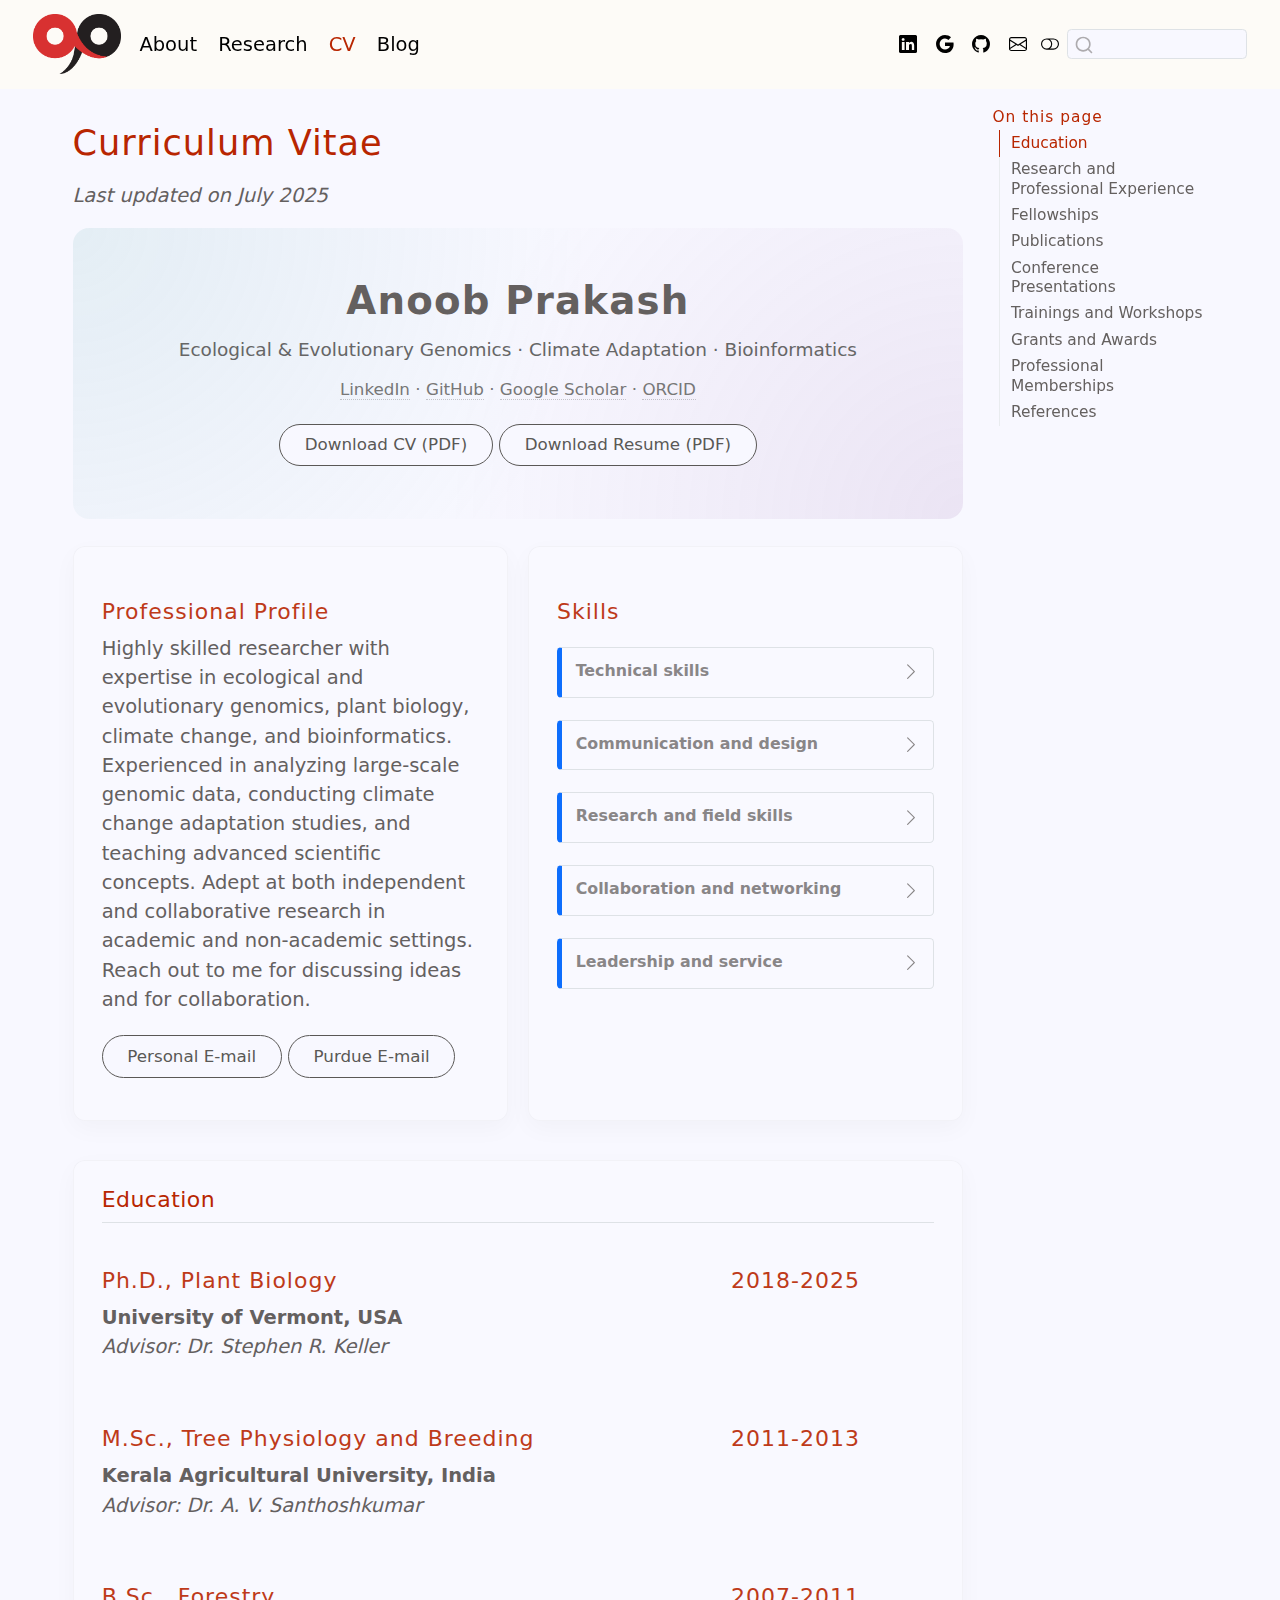
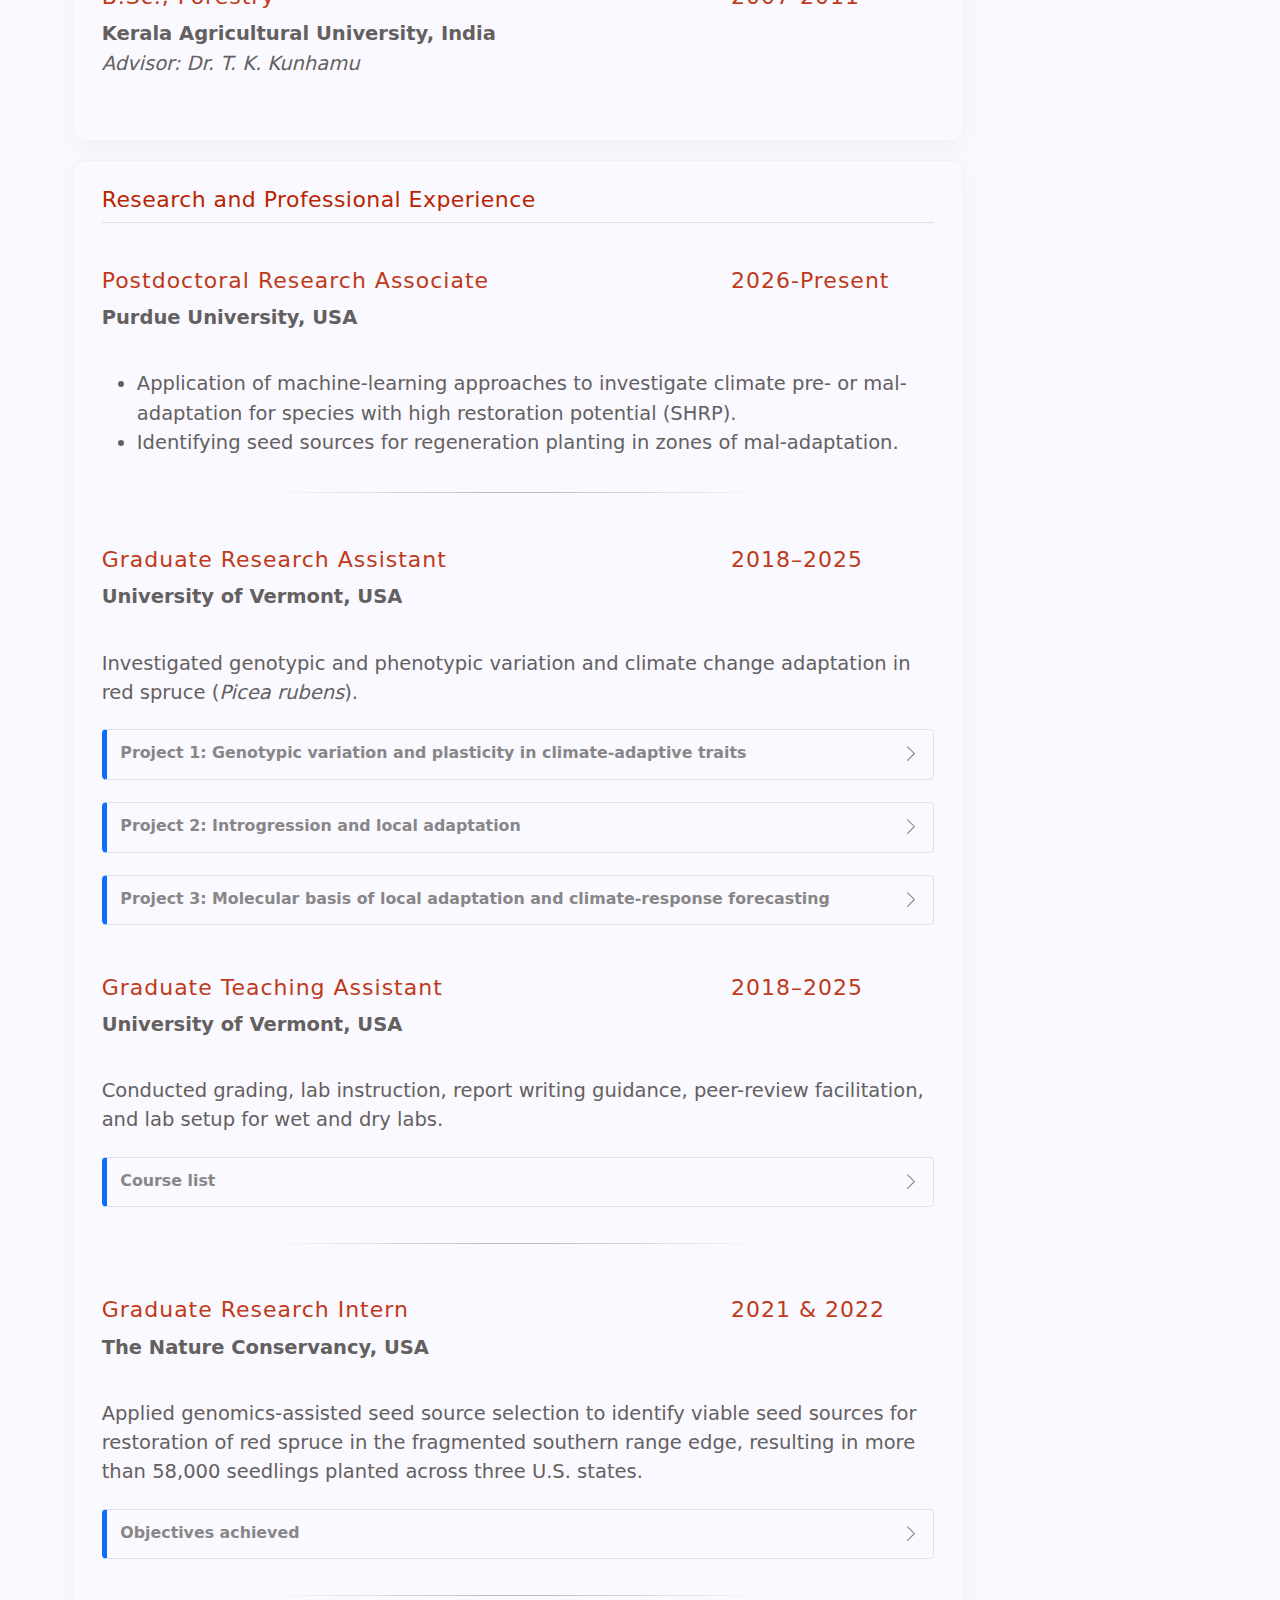
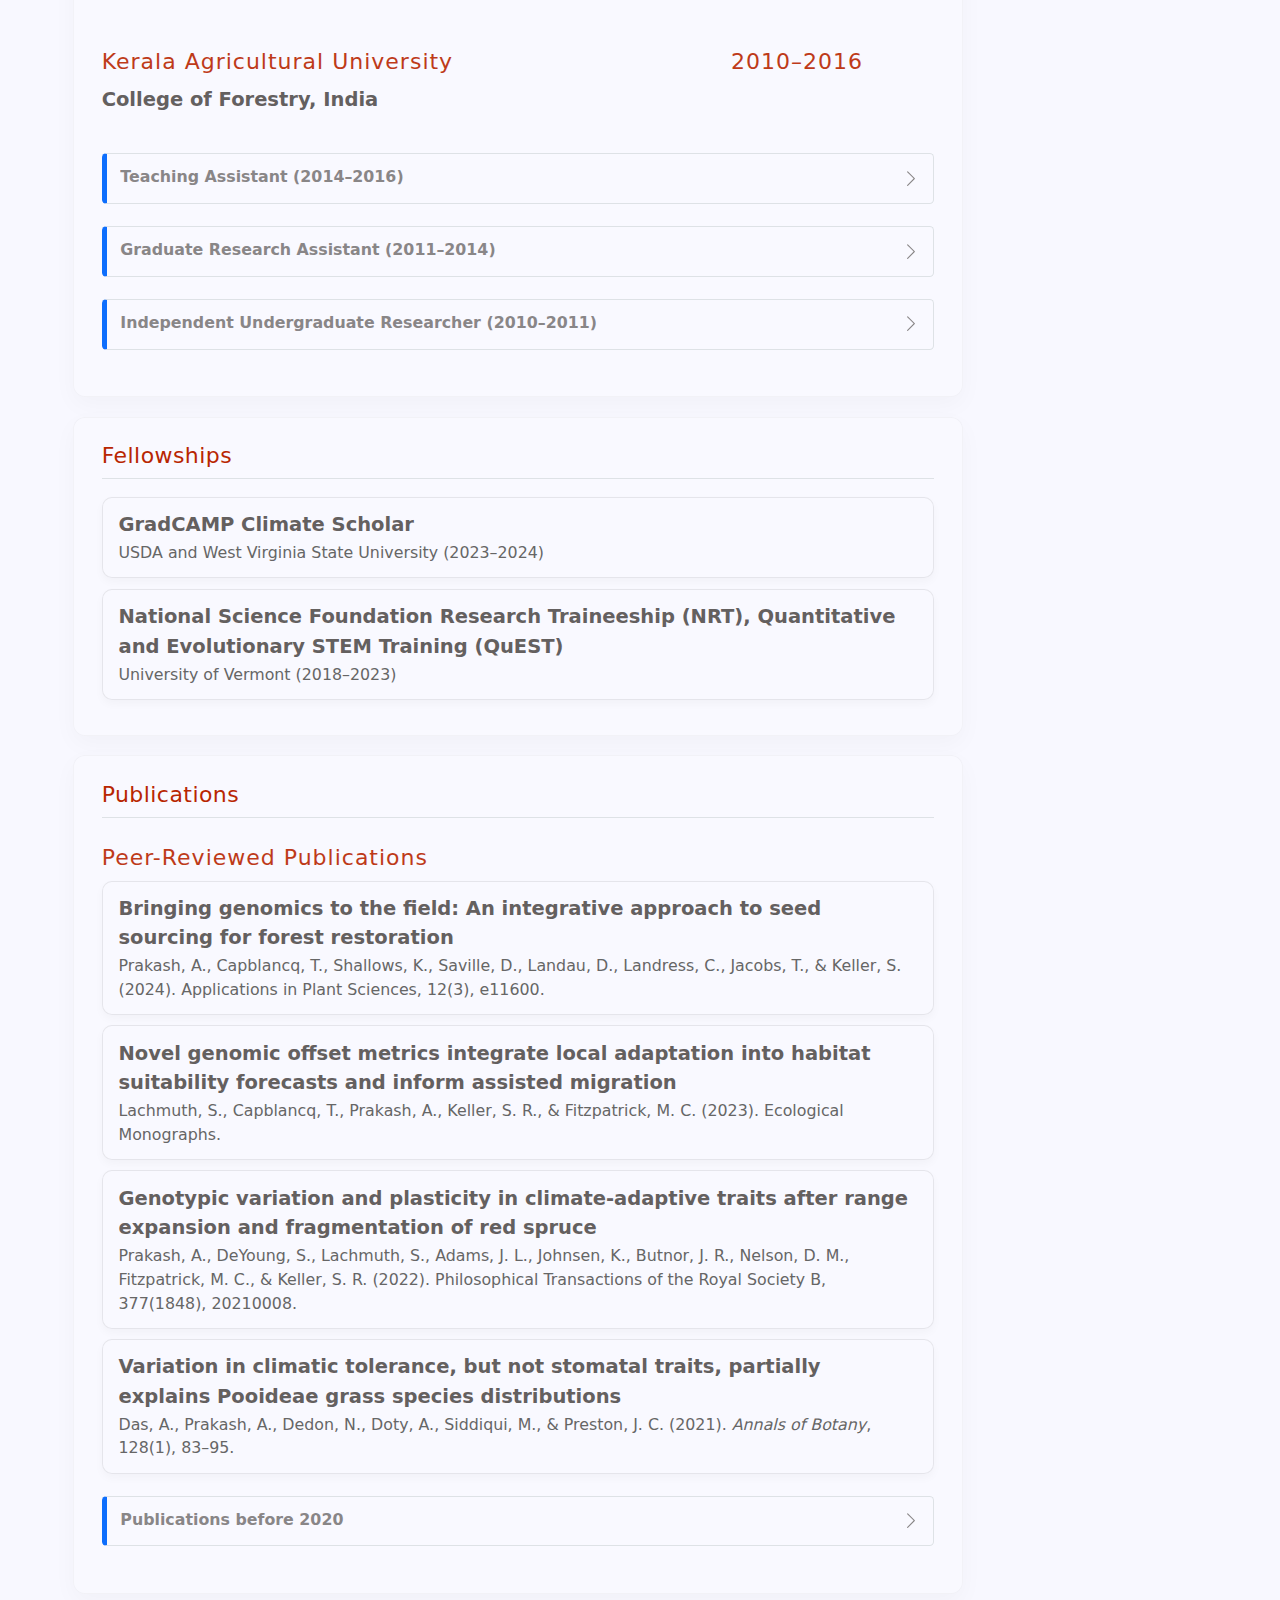
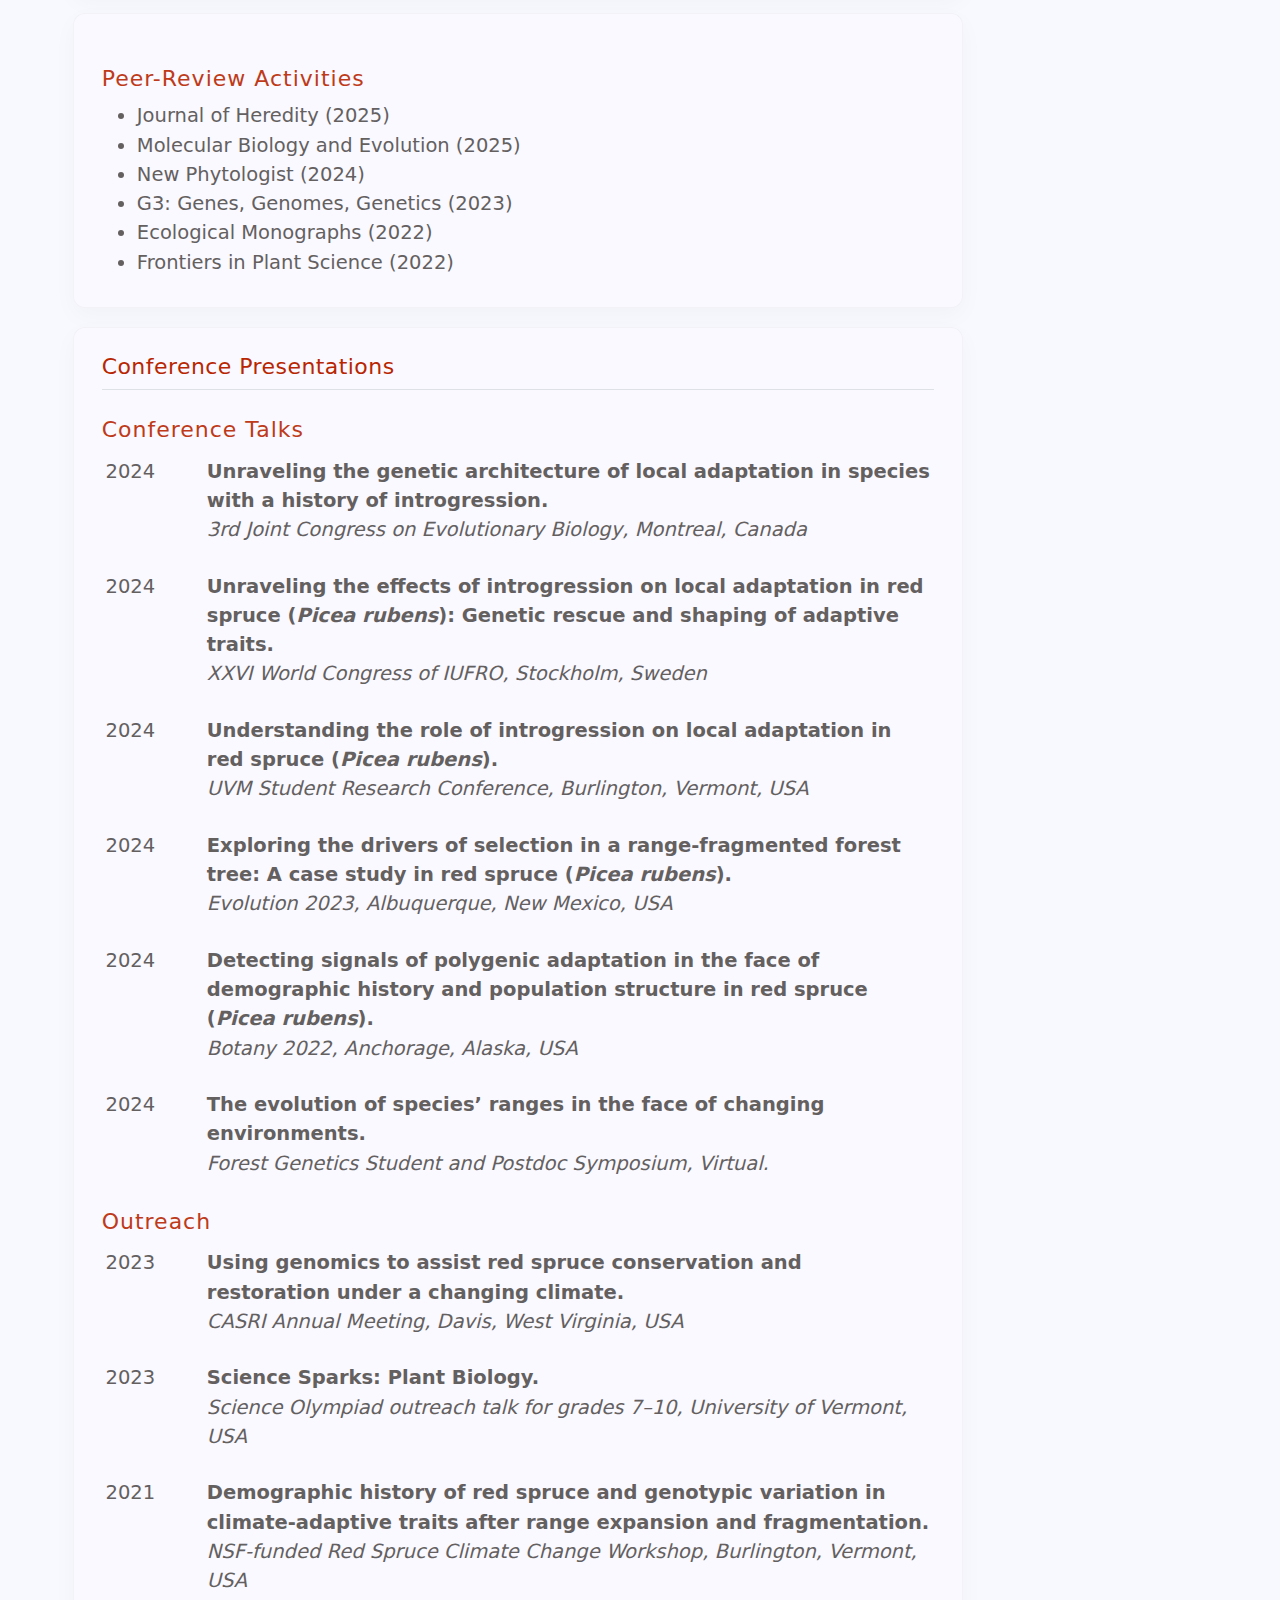
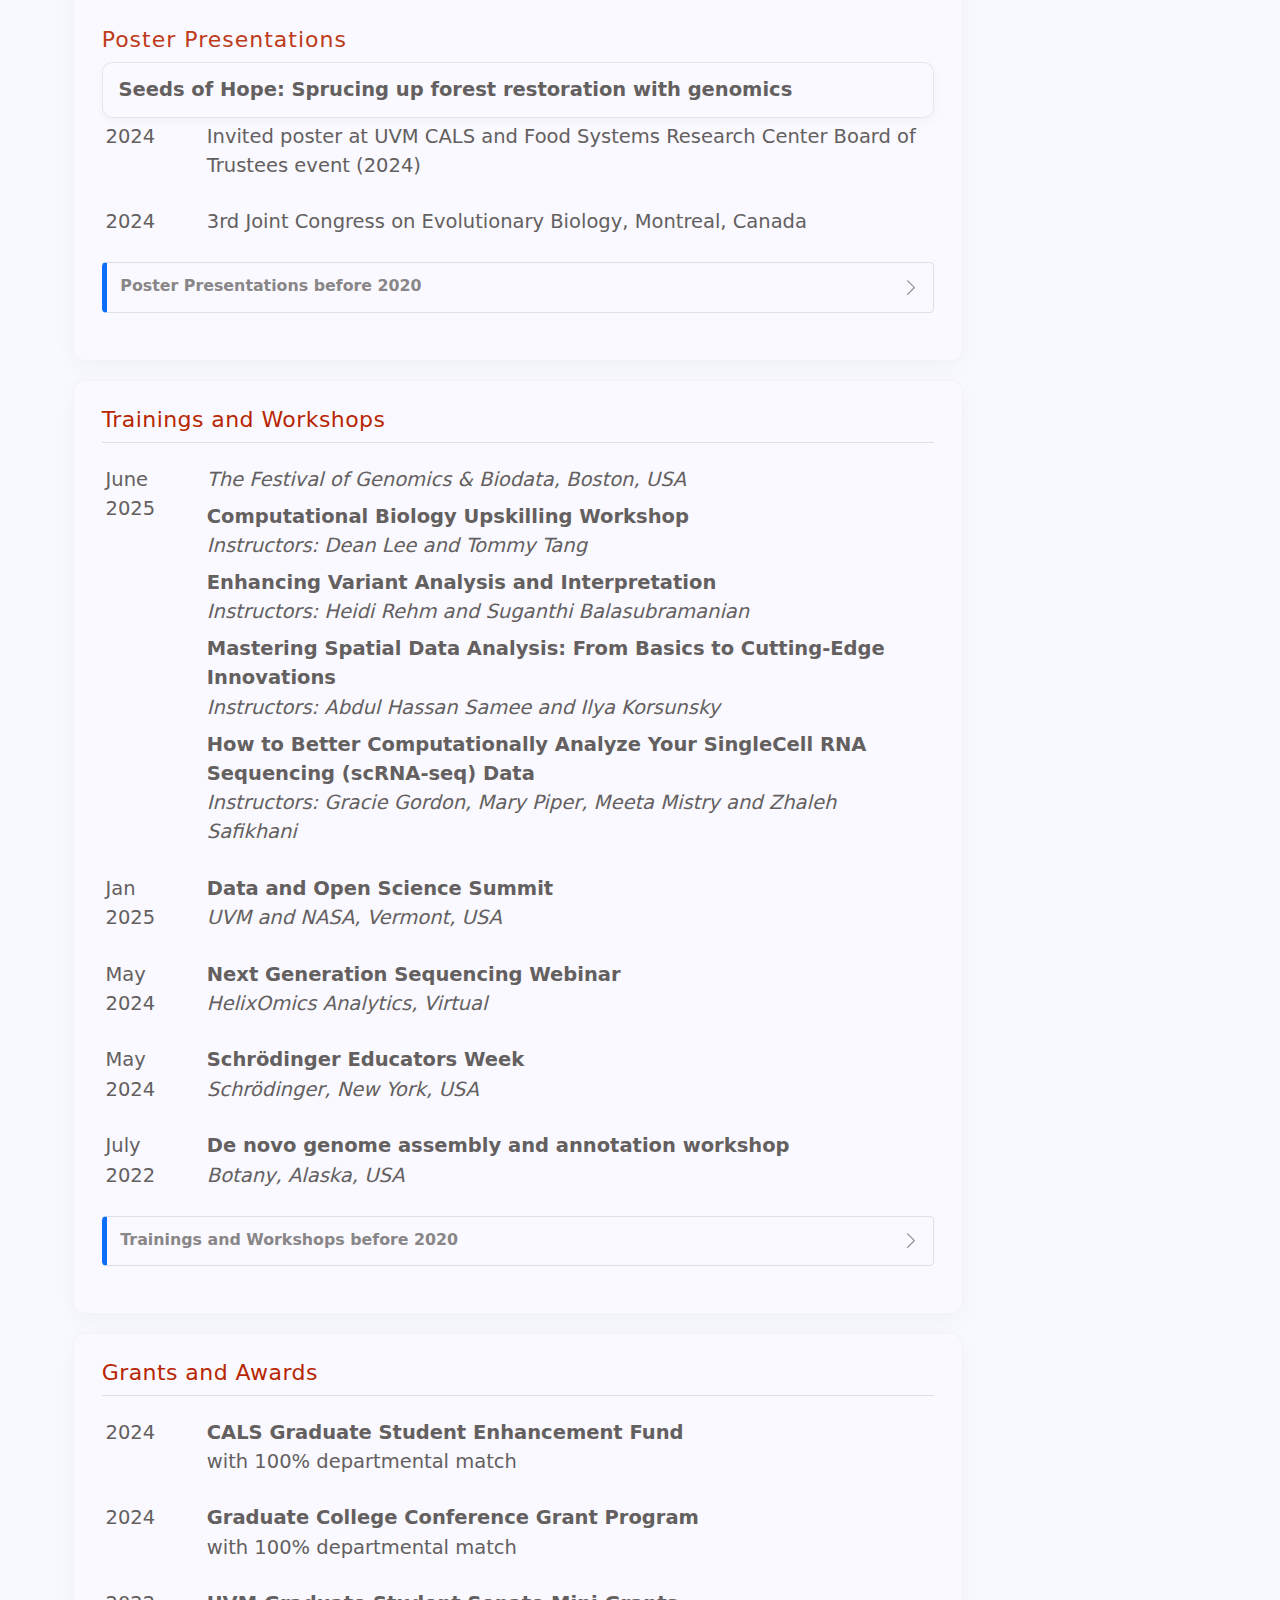
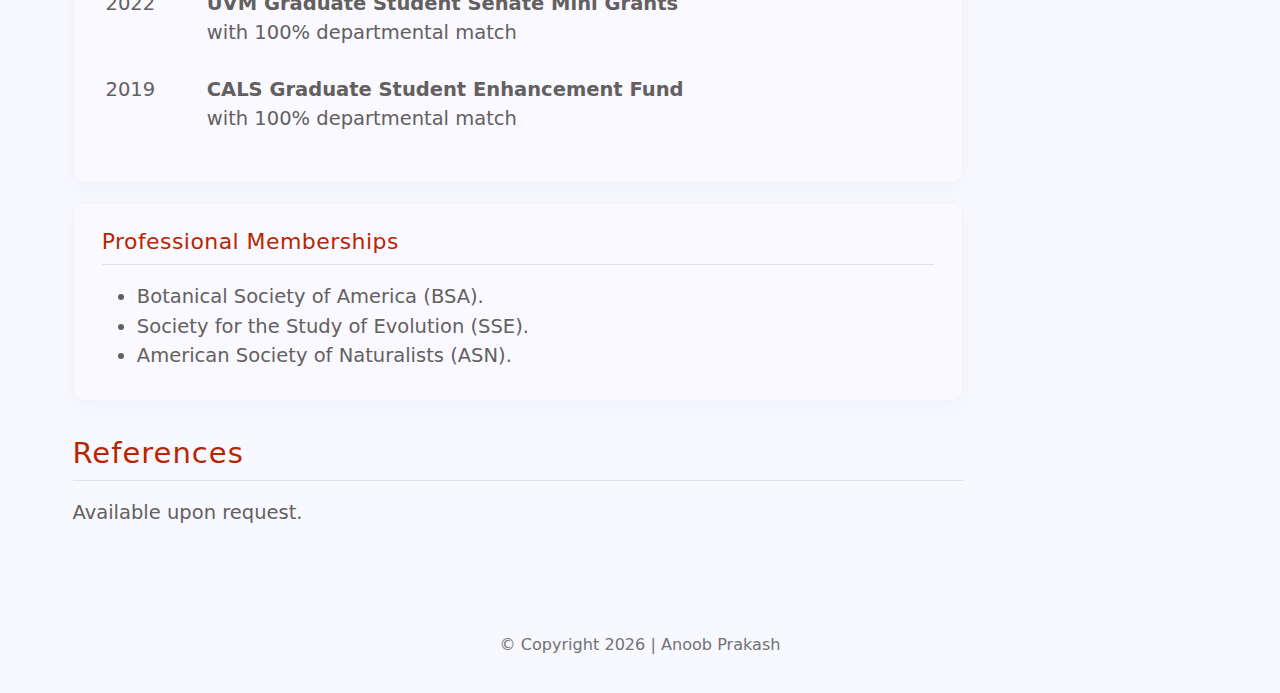
<file: docs/cv/cv.html>
<!DOCTYPE html>
<html xmlns="http://www.w3.org/1999/xhtml" lang="en" xml:lang="en"><head>

<meta charset="utf-8">
<meta name="generator" content="quarto-1.7.29">

<meta name="viewport" content="width=device-width, initial-scale=1.0, user-scalable=yes">


<title>Anoob Prakash – Curriculum Vitae</title>
<style>
code{white-space: pre-wrap;}
span.smallcaps{font-variant: small-caps;}
div.columns{display: flex; gap: min(4vw, 1.5em);}
div.column{flex: auto; overflow-x: auto;}
div.hanging-indent{margin-left: 1.5em; text-indent: -1.5em;}
ul.task-list{list-style: none;}
ul.task-list li input[type="checkbox"] {
  width: 0.8em;
  margin: 0 0.8em 0.2em -1em; /* quarto-specific, see https://github.com/quarto-dev/quarto-cli/issues/4556 */ 
  vertical-align: middle;
}
</style>


<script src="../site_libs/quarto-nav/quarto-nav.js"></script>
<script src="../site_libs/clipboard/clipboard.min.js"></script>
<script src="../site_libs/quarto-search/autocomplete.umd.js"></script>
<script src="../site_libs/quarto-search/fuse.min.js"></script>
<script src="../site_libs/quarto-search/quarto-search.js"></script>
<meta name="quarto:offset" content="../">
<link href="../img/AP_logo.png" rel="icon" type="image/png">
<script src="../site_libs/quarto-html/quarto.js" type="module"></script>
<script src="../site_libs/quarto-html/tabsets/tabsets.js" type="module"></script>
<script src="../site_libs/quarto-html/popper.min.js"></script>
<script src="../site_libs/quarto-html/tippy.umd.min.js"></script>
<script src="../site_libs/quarto-html/anchor.min.js"></script>
<link href="../site_libs/quarto-html/tippy.css" rel="stylesheet">
<link href="../site_libs/quarto-html/quarto-syntax-highlighting-9cfdc87e16b2bf3d6786c761657ef46f.css" rel="stylesheet" class="quarto-color-scheme" id="quarto-text-highlighting-styles">
<link href="../site_libs/quarto-html/quarto-syntax-highlighting-dark-9cfdc87e16b2bf3d6786c761657ef46f.css" rel="stylesheet" class="quarto-color-scheme quarto-color-alternate" id="quarto-text-highlighting-styles">
<link href="../site_libs/quarto-html/quarto-syntax-highlighting-9cfdc87e16b2bf3d6786c761657ef46f.css" rel="stylesheet" class="quarto-color-scheme-extra" id="quarto-text-highlighting-styles">
<script src="../site_libs/bootstrap/bootstrap.min.js"></script>
<link href="../site_libs/bootstrap/bootstrap-icons.css" rel="stylesheet">
<link href="../site_libs/bootstrap/bootstrap-bd97a3022c582ce80c2a91bbbf8632b4.min.css" rel="stylesheet" append-hash="true" class="quarto-color-scheme" id="quarto-bootstrap" data-mode="light">
<link href="../site_libs/bootstrap/bootstrap-dark-7e0ad6fb759960cf8d0da7644ddfdef0.min.css" rel="stylesheet" append-hash="true" class="quarto-color-scheme quarto-color-alternate" id="quarto-bootstrap" data-mode="dark">
<link href="../site_libs/bootstrap/bootstrap-bd97a3022c582ce80c2a91bbbf8632b4.min.css" rel="stylesheet" append-hash="true" class="quarto-color-scheme-extra" id="quarto-bootstrap" data-mode="light">
<script id="quarto-search-options" type="application/json">{
  "location": "navbar",
  "copy-button": false,
  "collapse-after": 3,
  "panel-placement": "end",
  "type": "textbox",
  "limit": 50,
  "keyboard-shortcut": [
    "f",
    "/",
    "s"
  ],
  "language": {
    "search-no-results-text": "No results",
    "search-matching-documents-text": "matching documents",
    "search-copy-link-title": "Copy link to search",
    "search-hide-matches-text": "Hide additional matches",
    "search-more-match-text": "more match in this document",
    "search-more-matches-text": "more matches in this document",
    "search-clear-button-title": "Clear",
    "search-text-placeholder": "",
    "search-detached-cancel-button-title": "Cancel",
    "search-submit-button-title": "Submit",
    "search-label": "Search"
  }
}</script>


</head>

<body class="nav-fixed quarto-light"><script id="quarto-html-before-body" type="application/javascript">
    const toggleBodyColorMode = (bsSheetEl) => {
      const mode = bsSheetEl.getAttribute("data-mode");
      const bodyEl = window.document.querySelector("body");
      if (mode === "dark") {
        bodyEl.classList.add("quarto-dark");
        bodyEl.classList.remove("quarto-light");
      } else {
        bodyEl.classList.add("quarto-light");
        bodyEl.classList.remove("quarto-dark");
      }
    }
    const toggleBodyColorPrimary = () => {
      const bsSheetEl = window.document.querySelector("link#quarto-bootstrap:not([rel=disabled-stylesheet])");
      if (bsSheetEl) {
        toggleBodyColorMode(bsSheetEl);
      }
    }
    const setColorSchemeToggle = (alternate) => {
      const toggles = window.document.querySelectorAll('.quarto-color-scheme-toggle');
      for (let i=0; i < toggles.length; i++) {
        const toggle = toggles[i];
        if (toggle) {
          if (alternate) {
            toggle.classList.add("alternate");
          } else {
            toggle.classList.remove("alternate");
          }
        }
      }
    };
    const toggleColorMode = (alternate) => {
      // Switch the stylesheets
      const primaryStylesheets = window.document.querySelectorAll('link.quarto-color-scheme:not(.quarto-color-alternate)');
      const alternateStylesheets = window.document.querySelectorAll('link.quarto-color-scheme.quarto-color-alternate');
      manageTransitions('#quarto-margin-sidebar .nav-link', false);
      if (alternate) {
        // note: dark is layered on light, we don't disable primary!
        enableStylesheet(alternateStylesheets);
        for (const sheetNode of alternateStylesheets) {
          if (sheetNode.id === "quarto-bootstrap") {
            toggleBodyColorMode(sheetNode);
          }
        }
      } else {
        disableStylesheet(alternateStylesheets);
        enableStylesheet(primaryStylesheets)
        toggleBodyColorPrimary();
      }
      manageTransitions('#quarto-margin-sidebar .nav-link', true);
      // Switch the toggles
      setColorSchemeToggle(alternate)
      // Hack to workaround the fact that safari doesn't
      // properly recolor the scrollbar when toggling (#1455)
      if (navigator.userAgent.indexOf('Safari') > 0 && navigator.userAgent.indexOf('Chrome') == -1) {
        manageTransitions("body", false);
        window.scrollTo(0, 1);
        setTimeout(() => {
          window.scrollTo(0, 0);
          manageTransitions("body", true);
        }, 40);
      }
    }
    const disableStylesheet = (stylesheets) => {
      for (let i=0; i < stylesheets.length; i++) {
        const stylesheet = stylesheets[i];
        stylesheet.rel = 'disabled-stylesheet';
      }
    }
    const enableStylesheet = (stylesheets) => {
      for (let i=0; i < stylesheets.length; i++) {
        const stylesheet = stylesheets[i];
        if(stylesheet.rel !== 'stylesheet') { // for Chrome, which will still FOUC without this check
          stylesheet.rel = 'stylesheet';
        }
      }
    }
    const manageTransitions = (selector, allowTransitions) => {
      const els = window.document.querySelectorAll(selector);
      for (let i=0; i < els.length; i++) {
        const el = els[i];
        if (allowTransitions) {
          el.classList.remove('notransition');
        } else {
          el.classList.add('notransition');
        }
      }
    }
    const isFileUrl = () => {
      return window.location.protocol === 'file:';
    }
    const hasAlternateSentinel = () => {
      let styleSentinel = getColorSchemeSentinel();
      if (styleSentinel !== null) {
        return styleSentinel === "alternate";
      } else {
        return false;
      }
    }
    const setStyleSentinel = (alternate) => {
      const value = alternate ? "alternate" : "default";
      if (!isFileUrl()) {
        window.localStorage.setItem("quarto-color-scheme", value);
      } else {
        localAlternateSentinel = value;
      }
    }
    const getColorSchemeSentinel = () => {
      if (!isFileUrl()) {
        const storageValue = window.localStorage.getItem("quarto-color-scheme");
        return storageValue != null ? storageValue : localAlternateSentinel;
      } else {
        return localAlternateSentinel;
      }
    }
    const toggleGiscusIfUsed = (isAlternate, darkModeDefault) => {
      const baseTheme = document.querySelector('#giscus-base-theme')?.value ?? 'light';
      const alternateTheme = document.querySelector('#giscus-alt-theme')?.value ?? 'dark';
      let newTheme = '';
      if(authorPrefersDark) {
        newTheme = isAlternate ? baseTheme : alternateTheme;
      } else {
        newTheme = isAlternate ? alternateTheme : baseTheme;
      }
      const changeGiscusTheme = () => {
        // From: https://github.com/giscus/giscus/issues/336
        const sendMessage = (message) => {
          const iframe = document.querySelector('iframe.giscus-frame');
          if (!iframe) return;
          iframe.contentWindow.postMessage({ giscus: message }, 'https://giscus.app');
        }
        sendMessage({
          setConfig: {
            theme: newTheme
          }
        });
      }
      const isGiscussLoaded = window.document.querySelector('iframe.giscus-frame') !== null;
      if (isGiscussLoaded) {
        changeGiscusTheme();
      }
    };
    const authorPrefersDark = false;
    const darkModeDefault = authorPrefersDark;
      document.querySelector('link#quarto-text-highlighting-styles.quarto-color-scheme-extra').rel = 'disabled-stylesheet';
      document.querySelector('link#quarto-bootstrap.quarto-color-scheme-extra').rel = 'disabled-stylesheet';
    let localAlternateSentinel = darkModeDefault ? 'alternate' : 'default';
    // Dark / light mode switch
    window.quartoToggleColorScheme = () => {
      // Read the current dark / light value
      let toAlternate = !hasAlternateSentinel();
      toggleColorMode(toAlternate);
      setStyleSentinel(toAlternate);
      toggleGiscusIfUsed(toAlternate, darkModeDefault);
    };
    // Switch to dark mode if need be
    if (hasAlternateSentinel()) {
      toggleColorMode(true);
    } else {
      toggleColorMode(false);
    }
  </script>

<div id="quarto-search-results"></div>
  <header id="quarto-header" class="headroom fixed-top">
    <nav class="navbar navbar-expand-lg " data-bs-theme="dark">
      <div class="navbar-container container-fluid">
      <div class="navbar-brand-container mx-auto">
    <a href="../index.html" class="navbar-brand navbar-brand-logo">
    <img src="../img/AP_logo.png" alt="" class="navbar-logo">
    </a>
  </div>
            <div id="quarto-search" class="" title="Search"></div>
          <button class="navbar-toggler" type="button" data-bs-toggle="collapse" data-bs-target="#navbarCollapse" aria-controls="navbarCollapse" role="menu" aria-expanded="false" aria-label="Toggle navigation" onclick="if (window.quartoToggleHeadroom) { window.quartoToggleHeadroom(); }">
  <span class="navbar-toggler-icon"></span>
</button>
          <div class="collapse navbar-collapse" id="navbarCollapse">
            <ul class="navbar-nav navbar-nav-scroll me-auto">
  <li class="nav-item">
    <a class="nav-link" href="../about.html"> 
<span class="menu-text">About</span></a>
  </li>  
  <li class="nav-item">
    <a class="nav-link" href="../research/research.html"> 
<span class="menu-text">Research</span></a>
  </li>  
  <li class="nav-item">
    <a class="nav-link active" href="../cv/cv.html" aria-current="page"> 
<span class="menu-text">CV</span></a>
  </li>  
  <li class="nav-item">
    <a class="nav-link" href="../photos/photos.html"> 
<span class="menu-text">Blog</span></a>
  </li>  
</ul>
            <ul class="navbar-nav navbar-nav-scroll ms-auto">
  <li class="nav-item compact">
    <a class="nav-link" href="https://www.linkedin.com/in/anoob-prakash/"> <i class="bi bi-linkedin" role="img">
</i> 
<span class="menu-text"></span></a>
  </li>  
  <li class="nav-item compact">
    <a class="nav-link" href="https://scholar.google.com/citations?hl=en&amp;user=jIOSRMkAAAAJ"> <i class="bi bi-google" role="img">
</i> 
<span class="menu-text"></span></a>
  </li>  
  <li class="nav-item compact">
    <a class="nav-link" href="https://github.com/anoobvinu07"> <i class="bi bi-github" role="img">
</i> 
<span class="menu-text"></span></a>
  </li>  
  <li class="nav-item compact">
    <a class="nav-link" href="mailto:anoobvinu@gmail.com"> <i class="bi bi-envelope" role="img" aria-label="email">
</i> 
<span class="menu-text"></span></a>
  </li>  
</ul>
          </div> <!-- /navcollapse -->
            <div class="quarto-navbar-tools">
  <a href="" class="quarto-color-scheme-toggle quarto-navigation-tool  px-1" onclick="window.quartoToggleColorScheme(); return false;" title="Toggle dark mode"><i class="bi"></i></a>
</div>
      </div> <!-- /container-fluid -->
    </nav>
</header>
<!-- content -->
<div id="quarto-content" class="quarto-container page-columns page-rows-contents page-layout-full page-navbar">
<!-- sidebar -->
<!-- margin-sidebar -->
    <div id="quarto-margin-sidebar" class="sidebar margin-sidebar">
        <nav id="TOC" role="doc-toc" class="toc-active">
    <h2 id="toc-title">On this page</h2>
   
  <ul>
  <li><a href="#education" id="toc-education" class="nav-link active" data-scroll-target="#education">Education</a></li>
  <li><a href="#research-and-professional-experience" id="toc-research-and-professional-experience" class="nav-link" data-scroll-target="#research-and-professional-experience">Research and Professional Experience</a></li>
  <li><a href="#fellowships" id="toc-fellowships" class="nav-link" data-scroll-target="#fellowships">Fellowships</a></li>
  <li><a href="#publications" id="toc-publications" class="nav-link" data-scroll-target="#publications">Publications</a></li>
  <li><a href="#conference-presentations" id="toc-conference-presentations" class="nav-link" data-scroll-target="#conference-presentations">Conference Presentations</a></li>
  <li><a href="#trainings-and-workshops" id="toc-trainings-and-workshops" class="nav-link" data-scroll-target="#trainings-and-workshops">Trainings and Workshops</a></li>
  <li><a href="#grants-and-awards" id="toc-grants-and-awards" class="nav-link" data-scroll-target="#grants-and-awards">Grants and Awards</a></li>
  <li><a href="#professional-memberships" id="toc-professional-memberships" class="nav-link" data-scroll-target="#professional-memberships">Professional Memberships</a></li>
  <li><a href="#references" id="toc-references" class="nav-link" data-scroll-target="#references">References</a></li>
  </ul>
</nav>
    </div>
<!-- main -->
<main class="content column-page-left" id="quarto-document-content">


<header id="title-block-header" class="quarto-title-block default">
<div class="quarto-title">
<h1 class="title">Curriculum Vitae</h1>
</div>



<div class="quarto-title-meta column-page-left">

    
  
    
  </div>
  


</header>


<p><em>Last updated on July 2025</em></p>
<div class="cv-hero">
<div class="cv-name">
Anoob Prakash
</div>
<div class="cv-title">
Ecological &amp; Evolutionary Genomics · Climate Adaptation · Bioinformatics
</div>
<div class="cv-meta">
<p><span><a href="https://www.linkedin.com/in/anoob-prakash/" target="_blank">LinkedIn</a></span> · <span><a href="https://github.com/anoobvinu07" target="_blank">GitHub</a></span> · <span><a href="https://scholar.google.com/citations?hl=en&amp;user=jIOSRMkAAAAJ" target="_blank">Google Scholar</a></span> · <span><a href="https://orcid.org/0000-0002-7207-934X" target="_blank">ORCID</a></span></p>
</div>
<div class="cv-actions">
<p><a href="current/Prakash_CV.pdf" class="btn btn-outline-primary">Download CV (PDF)</a> <a href="current/Prakash_Resume.pdf" class="btn btn-outline-primary">Download Resume (PDF)</a></p>
</div>
</div>
<div class="quarto-layout-panel" data-layout="[ 50, 50 ]">
<div class="quarto-layout-row">
<div id="first-column" class="quarto-layout-cell" style="flex-basis: 50.0%;justify-content: flex-start;">
<section id="professional-profile" class="level4 cv-section">
<h4 class="anchored" data-anchor-id="professional-profile">Professional Profile</h4>
<p>Highly skilled researcher with expertise in ecological and evolutionary genomics, plant biology, climate change, and bioinformatics. Experienced in analyzing large-scale genomic data, conducting climate change adaptation studies, and teaching advanced scientific concepts. Adept at both independent and collaborative research in academic and non-academic settings. Reach out to me for discussing ideas and for collaboration.</p>
<div class="cv-actions">
<p><a href="mailto:anoobvinu@gmail.com" class="btn btn-outline-primary">Personal E-mail</a> <a href="mailto:prakas89@purdue.edu" class="btn btn-outline-primary">Purdue E-mail</a></p>
</div>
</section>
</div>
<div id="second-column" class="quarto-layout-cell" style="flex-basis: 50.0%;justify-content: flex-start;">
<section id="skills" class="level4 cv-section">
<h4 class="anchored" data-anchor-id="skills">Skills</h4>
<div class="callout callout-style-simple callout-note no-icon callout-titled">
<div class="callout-header d-flex align-content-center" data-bs-toggle="collapse" data-bs-target=".callout-1-contents" aria-controls="callout-1" aria-expanded="false" aria-label="Toggle callout">
<div class="callout-icon-container">
<i class="callout-icon no-icon"></i>
</div>
<div class="callout-title-container flex-fill">
Technical skills
</div>
<div class="callout-btn-toggle d-inline-block border-0 py-1 ps-1 pe-0 float-end"><i class="callout-toggle"></i></div>
</div>
<div id="callout-1" class="callout-1-contents callout-collapse collapse">
<div class="callout-body-container callout-body">
<ul>
<li>Programming and scripting: R (proficient), Unix/Linux (proficient), Python (basic).</li>
<li>Data tools: ArcGIS (advanced), QGIS (basic), tidyverse (proficient).</li>
<li>Data analysis and bioinformatics: Management and analysis of large-scale genomic, phenotypic, and climate datasets; application of bioinformatic pipelines and climate forecasting methods; graphical data visualization.</li>
</ul>
</div>
</div>
</div>
<div class="callout callout-style-simple callout-note no-icon callout-titled">
<div class="callout-header d-flex align-content-center" data-bs-toggle="collapse" data-bs-target=".callout-2-contents" aria-controls="callout-2" aria-expanded="false" aria-label="Toggle callout">
<div class="callout-icon-container">
<i class="callout-icon no-icon"></i>
</div>
<div class="callout-title-container flex-fill">
Communication and design
</div>
<div class="callout-btn-toggle d-inline-block border-0 py-1 ps-1 pe-0 float-end"><i class="callout-toggle"></i></div>
</div>
<div id="callout-2" class="callout-2-contents callout-collapse collapse">
<div class="callout-body-container callout-body">
<ul>
<li>Design and visualization: Affinity Designer (proficient), Adobe Illustrator (proficient), Adobe After Effects (advanced).</li>
<li>Presentation and documentation: Microsoft Office, Quarto (proficient), R Markdown (proficient).</li>
</ul>
</div>
</div>
</div>
<div class="callout callout-style-simple callout-note no-icon callout-titled">
<div class="callout-header d-flex align-content-center" data-bs-toggle="collapse" data-bs-target=".callout-3-contents" aria-controls="callout-3" aria-expanded="false" aria-label="Toggle callout">
<div class="callout-icon-container">
<i class="callout-icon no-icon"></i>
</div>
<div class="callout-title-container flex-fill">
Research and field skills
</div>
<div class="callout-btn-toggle d-inline-block border-0 py-1 ps-1 pe-0 float-end"><i class="callout-toggle"></i></div>
</div>
<div id="callout-3" class="callout-3-contents callout-collapse collapse">
<div class="callout-body-container callout-body">
<ul>
<li>Statistical data analysis.<br>
</li>
<li>Wet lab techniques.<br>
</li>
<li>Field data collection methodologies.</li>
</ul>
</div>
</div>
</div>
<div class="callout callout-style-simple callout-note no-icon callout-titled">
<div class="callout-header d-flex align-content-center" data-bs-toggle="collapse" data-bs-target=".callout-4-contents" aria-controls="callout-4" aria-expanded="false" aria-label="Toggle callout">
<div class="callout-icon-container">
<i class="callout-icon no-icon"></i>
</div>
<div class="callout-title-container flex-fill">
Collaboration and networking
</div>
<div class="callout-btn-toggle d-inline-block border-0 py-1 ps-1 pe-0 float-end"><i class="callout-toggle"></i></div>
</div>
<div id="callout-4" class="callout-4-contents callout-collapse collapse">
<div class="callout-body-container callout-body">
<ul>
<li>Built strong collaborative relationships with researchers at the University of Maryland.<br>
</li>
<li>Engaged with scientists, ecologists, and practitioners at The Nature Conservancy (Maryland, West Virginia, Virginia) and the Central Appalachian Spruce Restoration Initiative (CASRI).</li>
</ul>
</div>
</div>
</div>
<div class="callout callout-style-simple callout-note no-icon callout-titled">
<div class="callout-header d-flex align-content-center" data-bs-toggle="collapse" data-bs-target=".callout-5-contents" aria-controls="callout-5" aria-expanded="false" aria-label="Toggle callout">
<div class="callout-icon-container">
<i class="callout-icon no-icon"></i>
</div>
<div class="callout-title-container flex-fill">
Leadership and service
</div>
<div class="callout-btn-toggle d-inline-block border-0 py-1 ps-1 pe-0 float-end"><i class="callout-toggle"></i></div>
</div>
<div id="callout-5" class="callout-5-contents callout-collapse collapse">
<div class="callout-body-container callout-body">
<ul>
<li>Graduate Student Senator, Department of Plant Biology, University of Vermont (2018–2020).<br>
</li>
<li>Captain, college basketball team – led team to inter-collegiate championship (2012).<br>
</li>
<li>Assistant Hostel Secretary, College of Forestry, Kerala Agricultural University (2009).</li>
</ul>
</div>
</div>
</div>
</section>
</div>
</div>
</div>
<section id="education" class="level2 cv-section">
<h2 class="anchored" data-anchor-id="education">Education</h2>
<div class="quarto-layout-panel" data-layout="[ 75, 25 ]">
<div class="quarto-layout-row">
<div id="first-column" class="quarto-layout-cell" style="flex-basis: 75.0%;justify-content: flex-start;">
<section id="ph.d.-plant-biology" class="level4">
<h4 class="anchored" data-anchor-id="ph.d.-plant-biology">Ph.D., Plant Biology</h4>
<p><strong>University of Vermont, USA</strong><br>
<em>Advisor: Dr.&nbsp;Stephen R. Keller</em></p>
</section>
</div>
<div id="second-column" class="quarto-layout-cell" style="flex-basis: 25.0%;justify-content: flex-start;">
<section id="section" class="level4">
<h4 class="anchored" data-anchor-id="section">2018-2025</h4>
</section>
</div>
</div>
</div>
<div class="quarto-layout-panel" data-layout="[ 75, 25 ]">
<div class="quarto-layout-row">
<div id="first-column" class="quarto-layout-cell" style="flex-basis: 75.0%;justify-content: flex-start;">
<section id="m.sc.-tree-physiology-and-breeding" class="level4">
<h4 class="anchored" data-anchor-id="m.sc.-tree-physiology-and-breeding">M.Sc., Tree Physiology and Breeding</h4>
<p><strong>Kerala Agricultural University, India</strong><br>
<em>Advisor: Dr.&nbsp;A. V. Santhoshkumar</em></p>
</section>
</div>
<div id="second-column" class="quarto-layout-cell" style="flex-basis: 25.0%;justify-content: flex-start;">
<section id="section-1" class="level4">
<h4 class="anchored" data-anchor-id="section-1">2011-2013</h4>
</section>
</div>
</div>
</div>
<div class="quarto-layout-panel" data-layout="[ 75, 25 ]">
<div class="quarto-layout-row">
<div id="first-column" class="quarto-layout-cell" style="flex-basis: 75.0%;justify-content: flex-start;">
<section id="b.sc.-forestry" class="level4">
<h4 class="anchored" data-anchor-id="b.sc.-forestry">B.Sc., Forestry</h4>
<p><strong>Kerala Agricultural University, India</strong><br>
<em>Advisor: Dr.&nbsp;T. K. Kunhamu</em></p>
</section>
</div>
<div id="second-column" class="quarto-layout-cell" style="flex-basis: 25.0%;justify-content: flex-start;">
<section id="section-2" class="level4">
<h4 class="anchored" data-anchor-id="section-2">2007-2011</h4>
</section>
</div>
</div>
</div>
</section>
<section id="research-and-professional-experience" class="level2 cv-section">
<h2 class="anchored" data-anchor-id="research-and-professional-experience">Research and Professional Experience</h2>
<div class="quarto-layout-panel" data-layout="[ 75, 25 ]">
<div class="quarto-layout-row">
<div id="first-column" class="quarto-layout-cell" style="flex-basis: 75.0%;justify-content: flex-start;">
<section id="postdoctoral-research-associate" class="level4">
<h4 class="anchored" data-anchor-id="postdoctoral-research-associate">Postdoctoral Research Associate</h4>
<p><strong>Purdue University, USA</strong></p>
</section>
</div>
<div id="second-column" class="quarto-layout-cell" style="flex-basis: 25.0%;justify-content: flex-start;">
<section id="present" class="level4">
<h4 class="anchored" data-anchor-id="present">2026-Present</h4>
</section>
</div>
</div>
</div>
<ul>
<li>Application of machine-learning approaches to investigate climate pre- or mal-adaptation for species with high restoration potential (SHRP).<br>
</li>
<li>Identifying seed sources for regeneration planting in zones of mal-adaptation.</li>
</ul>
<div class="section-separator">

</div>
<div class="quarto-layout-panel" data-layout="[ 75, 25 ]">
<div class="quarto-layout-row">
<div id="first-column" class="quarto-layout-cell" style="flex-basis: 75.0%;justify-content: flex-start;">
<section id="graduate-research-assistant" class="level4">
<h4 class="anchored" data-anchor-id="graduate-research-assistant">Graduate Research Assistant</h4>
<p><strong>University of Vermont, USA</strong></p>
</section>
</div>
<div id="second-column" class="quarto-layout-cell" style="flex-basis: 25.0%;justify-content: flex-start;">
<section id="section-3" class="level4">
<h4 class="anchored" data-anchor-id="section-3">2018–2025</h4>
</section>
</div>
</div>
</div>
<p>Investigated genotypic and phenotypic variation and climate change adaptation in red spruce (<em>Picea rubens</em>).</p>
<div class="callout callout-style-simple callout-note no-icon callout-titled">
<div class="callout-header d-flex align-content-center" data-bs-toggle="collapse" data-bs-target=".callout-6-contents" aria-controls="callout-6" aria-expanded="false" aria-label="Toggle callout">
<div class="callout-icon-container">
<i class="callout-icon no-icon"></i>
</div>
<div class="callout-title-container flex-fill">
Project 1: Genotypic variation and plasticity in climate-adaptive traits
</div>
<div class="callout-btn-toggle d-inline-block border-0 py-1 ps-1 pe-0 float-end"><i class="callout-toggle"></i></div>
</div>
<div id="callout-6" class="callout-6-contents callout-collapse collapse">
<div class="callout-body-container callout-body">
<ul>
<li>Quantified biomass and trait variance to identify patterns of genotypic and phenotypic responses to climate gradients using quantitative genetics and Bayesian approaches.</li>
<li>Collaborated with interdisciplinary teams to collect and manage large, multi-year datasets from multiple field sources.</li>
</ul>
</div>
</div>
</div>
<div class="callout callout-style-simple callout-note no-icon callout-titled">
<div class="callout-header d-flex align-content-center" data-bs-toggle="collapse" data-bs-target=".callout-7-contents" aria-controls="callout-7" aria-expanded="false" aria-label="Toggle callout">
<div class="callout-icon-container">
<i class="callout-icon no-icon"></i>
</div>
<div class="callout-title-container flex-fill">
Project 2: Introgression and local adaptation
</div>
<div class="callout-btn-toggle d-inline-block border-0 py-1 ps-1 pe-0 float-end"><i class="callout-toggle"></i></div>
</div>
<div id="callout-7" class="callout-7-contents callout-collapse collapse">
<div class="callout-body-container callout-body">
<ul>
<li>Utilized molecular approaches to investigate the role of introgression underlying local adaptation.</li>
<li>Identified patterns of local and climate adaptation to inform conservation strategies for fragmented red spruce populations.</li>
</ul>
</div>
</div>
</div>
<div class="callout callout-style-simple callout-note no-icon callout-titled">
<div class="callout-header d-flex align-content-center" data-bs-toggle="collapse" data-bs-target=".callout-8-contents" aria-controls="callout-8" aria-expanded="false" aria-label="Toggle callout">
<div class="callout-icon-container">
<i class="callout-icon no-icon"></i>
</div>
<div class="callout-title-container flex-fill">
Project 3: Molecular basis of local adaptation and climate-response forecasting
</div>
<div class="callout-btn-toggle d-inline-block border-0 py-1 ps-1 pe-0 float-end"><i class="callout-toggle"></i></div>
</div>
<div id="callout-8" class="callout-8-contents callout-collapse collapse">
<div class="callout-body-container callout-body">
<ul>
<li>Used genome-wide association studies (GWAS) to detect loci underlying polygenic traits.</li>
<li>Applied advanced bioinformatic approaches to assess the genetic architecture of locally adaptive traits.</li>
</ul>
</div>
</div>
</div>
<div class="quarto-layout-panel" data-layout="[ 75, 25 ]">
<div class="quarto-layout-row">
<div id="first-column" class="quarto-layout-cell" style="flex-basis: 75.0%;justify-content: flex-start;">
<section id="graduate-teaching-assistant" class="level4">
<h4 class="anchored" data-anchor-id="graduate-teaching-assistant">Graduate Teaching Assistant</h4>
<p><strong>University of Vermont, USA</strong></p>
</section>
</div>
<div id="second-column" class="quarto-layout-cell" style="flex-basis: 25.0%;justify-content: flex-start;">
<section id="section-4" class="level4">
<h4 class="anchored" data-anchor-id="section-4">2018–2025</h4>
</section>
</div>
</div>
</div>
<p>Conducted grading, lab instruction, report writing guidance, peer-review facilitation, and lab setup for wet and dry labs.</p>
<div class="callout callout-style-simple callout-note no-icon callout-titled">
<div class="callout-header d-flex align-content-center" data-bs-toggle="collapse" data-bs-target=".callout-9-contents" aria-controls="callout-9" aria-expanded="false" aria-label="Toggle callout">
<div class="callout-icon-container">
<i class="callout-icon no-icon"></i>
</div>
<div class="callout-title-container flex-fill">
Course list
</div>
<div class="callout-btn-toggle d-inline-block border-0 py-1 ps-1 pe-0 float-end"><i class="callout-toggle"></i></div>
</div>
<div id="callout-9" class="callout-9-contents callout-collapse collapse">
<div class="callout-body-container callout-body">
<p><strong>Principles of Biology I and II (2018–2021)</strong></p>
<ul>
<li>Trained students in the process of scientific inquiry and genetics concepts.</li>
<li>Taught wet lab protocols, microscopy, and molecular modelling approaches.</li>
</ul>
<p><strong>Exploring Biology (2022–2023)</strong></p>
<ul>
<li>Taught bench work for protein purification, enzyme purification, SDS–PAGE, and gel analysis.</li>
</ul>
<p><strong>Ecology and Evolution (2022–2025)</strong></p>
<ul>
<li>Trained more than 100 students in data collection protocols and data analysis in R.</li>
<li>Mentored students in designing and carrying out independent research projects.</li>
</ul>
</div>
</div>
</div>
<div class="section-separator">

</div>
<div class="quarto-layout-panel" data-layout="[ 75, 25 ]">
<div class="quarto-layout-row">
<div id="first-column" class="quarto-layout-cell" style="flex-basis: 75.0%;justify-content: flex-start;">
<section id="graduate-research-intern" class="level4">
<h4 class="anchored" data-anchor-id="graduate-research-intern">Graduate Research Intern</h4>
<p><strong>The Nature Conservancy, USA</strong></p>
</section>
</div>
<div id="second-column" class="quarto-layout-cell" style="flex-basis: 25.0%;justify-content: flex-start;">
<section id="section-5" class="level4">
<h4 class="anchored" data-anchor-id="section-5">2021 &amp; 2022</h4>
</section>
</div>
</div>
</div>
<p>Applied genomics-assisted seed source selection to identify viable seed sources for restoration of red spruce in the fragmented southern range edge, resulting in more than 58,000 seedlings planted across three U.S. states.</p>
<div class="callout callout-style-simple callout-note no-icon callout-titled">
<div class="callout-header d-flex align-content-center" data-bs-toggle="collapse" data-bs-target=".callout-10-contents" aria-controls="callout-10" aria-expanded="false" aria-label="Toggle callout">
<div class="callout-icon-container">
<i class="callout-icon no-icon"></i>
</div>
<div class="callout-title-container flex-fill">
Objectives achieved
</div>
<div class="callout-btn-toggle d-inline-block border-0 py-1 ps-1 pe-0 float-end"><i class="callout-toggle"></i></div>
</div>
<div id="callout-10" class="callout-10-contents callout-collapse collapse">
<div class="callout-body-container callout-body">
<ul>
<li>Collected data from experimental plots after restoration planting to monitor and assess genomic-assisted seed sourcing strategies in Virginia, West Virginia, and Maryland.</li>
<li>Communicated results in a peer-reviewed scientific journal and at national and international conferences.</li>
</ul>
</div>
</div>
</div>
<div class="section-separator">

</div>
<div class="quarto-layout-panel" data-layout="[ 75, 25 ]">
<div class="quarto-layout-row">
<div id="first-column" class="quarto-layout-cell" style="flex-basis: 75.0%;justify-content: flex-start;">
<section id="kerala-agricultural-university" class="level4">
<h4 class="anchored" data-anchor-id="kerala-agricultural-university">Kerala Agricultural University</h4>
<p><strong>College of Forestry, India</strong></p>
</section>
</div>
<div id="second-column" class="quarto-layout-cell" style="flex-basis: 25.0%;justify-content: flex-start;">
<section id="section-6" class="level4">
<h4 class="anchored" data-anchor-id="section-6">2010–2016</h4>
</section>
</div>
</div>
</div>
<div class="callout callout-style-simple callout-note no-icon callout-titled">
<div class="callout-header d-flex align-content-center" data-bs-toggle="collapse" data-bs-target=".callout-11-contents" aria-controls="callout-11" aria-expanded="false" aria-label="Toggle callout">
<div class="callout-icon-container">
<i class="callout-icon no-icon"></i>
</div>
<div class="callout-title-container flex-fill">
Teaching Assistant (2014–2016)
</div>
<div class="callout-btn-toggle d-inline-block border-0 py-1 ps-1 pe-0 float-end"><i class="callout-toggle"></i></div>
</div>
<div id="callout-11" class="callout-11-contents callout-collapse collapse">
<div class="callout-body-container callout-body">
<ul>
<li>Taught undergraduate and graduate courses including biochemistry, biotechnology, tree improvement, tree physiology, world forest systems, and ecophysiology.</li>
<li>Managed laboratory space and inventory; assisted students with bench work and scientific writing for coursework and research.</li>
</ul>
<p><strong>Courses taught</strong></p>
<ul>
<li>Forest Ecophysiology, 2013, 2014, 2015<br>
</li>
<li>Plant Biochemistry, 2013, 2014<br>
</li>
<li>Ethnobotany, 2015<br>
</li>
<li>Plant Biotechnology, 2015<br>
</li>
<li>World Forestry System, 2015<br>
</li>
<li>Principles of Tree Improvement, 2015<br>
</li>
<li>Elementary Tree Physiology, 2014, 2015<br>
</li>
<li>Medicinal and Aromatic Plants, 2015<br>
</li>
<li>Weapon Training and First Aid Training, 2014, 2015</li>
</ul>
</div>
</div>
</div>
<div class="callout callout-style-simple callout-note no-icon callout-titled">
<div class="callout-header d-flex align-content-center" data-bs-toggle="collapse" data-bs-target=".callout-12-contents" aria-controls="callout-12" aria-expanded="false" aria-label="Toggle callout">
<div class="callout-icon-container">
<i class="callout-icon no-icon"></i>
</div>
<div class="callout-title-container flex-fill">
Graduate Research Assistant (2011–2014)
</div>
<div class="callout-btn-toggle d-inline-block border-0 py-1 ps-1 pe-0 float-end"><i class="callout-toggle"></i></div>
</div>
<div id="callout-12" class="callout-12-contents callout-collapse collapse">
<div class="callout-body-container callout-body">
<p>Investigated the impact of particulate pollution on growth, physiology, and anatomical properties of <em>Tectona grandis</em> and other moist deciduous tree species near industrial sites.</p>
<ul>
<li>Assessed chlorophyll content, ascorbic acid levels, relative water content, and leaf pH to evaluate air pollution tolerance across seasons.</li>
<li>Analyzed dust accumulation, leaf surface area, leaf area index, and leaf area duration to quantify pollution effects on tree health and productivity.</li>
<li>Compared wood anatomical properties of pollution-exposed and control populations, identifying significant differences in wood quality and structure.</li>
</ul>
</div>
</div>
</div>
<div class="callout callout-style-simple callout-note no-icon callout-titled">
<div class="callout-header d-flex align-content-center" data-bs-toggle="collapse" data-bs-target=".callout-13-contents" aria-controls="callout-13" aria-expanded="false" aria-label="Toggle callout">
<div class="callout-icon-container">
<i class="callout-icon no-icon"></i>
</div>
<div class="callout-title-container flex-fill">
Independent Undergraduate Researcher (2010–2011)
</div>
<div class="callout-btn-toggle d-inline-block border-0 py-1 ps-1 pe-0 float-end"><i class="callout-toggle"></i></div>
</div>
<div id="callout-13" class="callout-13-contents callout-collapse collapse">
<div class="callout-body-container callout-body">
<ul>
<li>Characterized structural and functional attributes of home gardens and developed recommendations for integrated farming systems for medium and large-scale farmers.</li>
<li>Assisted the Assistant Conservator of Forests in drafting a working plan for Konni Forest Division, ensuring continuity of forest management policies over a 10-year period.</li>
<li>Conducted site quality mapping, growing stock assessment, and regeneration surveys as part of forest management planning.</li>
</ul>
</div>
</div>
</div>
</section>
<section id="fellowships" class="level2 cv-section">
<h2 class="anchored" data-anchor-id="fellowships">Fellowships</h2>
<ul class="pub-list">
<li>
<a class="pub-btn" href="https://www.climatehubs.usda.gov/hubs/northeast/2023-2024-gradcamp-scholars" target="_blank" rel="noopener"> <span class="pub-title">GradCAMP Climate Scholar</span> <span class="pub-meta">USDA and West Virginia State University (2023–2024)</span> </a>
</li>
<li>
<a class="pub-btn" href="https://www.uvm.edu/cas/bilds/cohort-1" target="_blank" rel="noopener"> <span class="pub-title">National Science Foundation Research Traineeship (NRT), Quantitative and Evolutionary STEM Training (QuEST)</span> <span class="pub-meta">University of Vermont (2018–2023)</span> </a>
</li>
</ul>
</section>
<section id="publications" class="level2 cv-section">
<h2 class="anchored" data-anchor-id="publications">Publications</h2>
<section id="peer-reviewed-publications" class="level4">
<h4 class="anchored" data-anchor-id="peer-reviewed-publications">Peer-Reviewed Publications</h4>
<ul class="pub-list">
<li>
<a class="pub-btn" href="https://doi.org/10.1002/aps3.11600" target="_blank" rel="noopener"> <span class="pub-title">Bringing genomics to the field: An integrative approach to seed sourcing for forest restoration</span> <span class="pub-meta">Prakash, A., Capblancq, T., Shallows, K., Saville, D., Landau, D., Landress, C., Jacobs, T., &amp; Keller, S. (2024). Applications in Plant Sciences, 12(3), e11600.</span> </a>
</li>
<li>
<a class="pub-btn" href="https://doi.org/10.1002/ecm.1593" target="_blank" rel="noopener"> <span class="pub-title">Novel genomic offset metrics integrate local adaptation into habitat suitability forecasts and inform assisted migration</span> <span class="pub-meta">Lachmuth, S., Capblancq, T., Prakash, A., Keller, S. R., &amp; Fitzpatrick, M. C. (2023). Ecological Monographs.</span> </a>
</li>
<li>
<a class="pub-btn" href="https://doi.org/10.1098/rstb.2021.0008" target="_blank" rel="noopener"> <span class="pub-title">Genotypic variation and plasticity in climate-adaptive traits after range expansion and fragmentation of red spruce</span> <span class="pub-meta">Prakash, A., DeYoung, S., Lachmuth, S., Adams, J. L., Johnsen, K., Butnor, J. R., Nelson, D. M., Fitzpatrick, M. C., &amp; Keller, S. R. (2022). Philosophical Transactions of the Royal Society B, 377(1848), 20210008.</span> </a>
</li>
<li>
<a class="pub-btn" href="https://doi.org/10.1093/aob/mcab046" target="_blank" rel="noopener"> <span class="pub-title">Variation in climatic tolerance, but not stomatal traits, partially explains Pooideae grass species distributions</span> <span class="pub-meta">Das, A., Prakash, A., Dedon, N., Doty, A., Siddiqui, M., &amp; Preston, J. C. (2021). <em>Annals of Botany</em>, 128(1), 83–95.</span> </a>
</li>
<div class="callout callout-style-simple callout-note no-icon callout-titled">
<div class="callout-header d-flex align-content-center" data-bs-toggle="collapse" data-bs-target=".callout-14-contents" aria-controls="callout-14" aria-expanded="false" aria-label="Toggle callout">
<div class="callout-icon-container">
<i class="callout-icon no-icon"></i>
</div>
<div class="callout-title-container flex-fill">
Publications before 2020
</div>
<div class="callout-btn-toggle d-inline-block border-0 py-1 ps-1 pe-0 float-end"><i class="callout-toggle"></i></div>
</div>
<div id="callout-14" class="callout-14-contents callout-collapse collapse">
<div class="callout-body-container callout-body">
<li>
<a class="pub-btn" href="pubs/reshma_etal_2019_Fodder yield and nutritive value of mulberry (Morus indica L.) under varying plant density.pdf" target="_blank" rel="noopener"> <span class="pub-title">Fodder yield and nutritive value of mulberry (<em>Morus indica</em>) under varying plant density and pruning frequency in coconut garden</span> <span class="pub-meta">Raj, R. M., Raj, A. K., Kunhamu, T. K., &amp; Prakash, A. (2019). <em>Range Management and Agroforestry</em>, 40(2), 255–261.</span> </a>
</li>
<li>
<a class="pub-btn" href="pubs/prakash_etal_2017_Impact  of  particulate  pollution  on   photosynthesis,  transpiration  and  plant   water  potential  of  teak   (Tectona  grandis  L.).pdf" target="_blank" rel="noopener"> <span class="pub-title">Impact of particulate pollution on photosynthesis, transpiration and plant water potential of teak (<em>Tectona grandis</em>)</span> <span class="pub-meta">Prakash, A., Santhoshkumar, A. V., &amp; Roby, P. C. (2017). <em>Current Science</em>, 113(7), 1272–1276.</span> </a>
</li>
<li>
<a class="pub-btn" href="pubs/reshma_etal_2016_Fodder yield and nutritive value of subabul (Leucaena leucocephala Lam.) under diverse management regimes in coconut garden.pdf" target="_blank" rel="noopener"> <span class="pub-title">Fodder yield and nutritive value of subabul (<em>Leucaena leucocephala</em>) under diverse management regimes in coconut garden</span> <span class="pub-meta">Raj, R. M., Raj, A. K., &amp; Prakash, A. (2016). <em>Indian Journal of Agroforestry</em>, 18(2), 79–85.</span> </a>
</li>
<li>
<a class="pub-btn" href="pubs/prakash_etal_2016_Appropriateness of moist deciduous species against particulate pollution abatement and monitoring.pdf" target="_blank" rel="noopener"> <span class="pub-title">Appropriateness of moist deciduous species against particulate pollution abatement and monitoring</span> <span class="pub-meta">Prakash, A., Santhoshkumar, A. V., &amp; Roby, P. C. (2016). <em>International Journal of Science, Environment and Technology</em>, 5, 537–546.</span> </a>
</li>
</div>
</div>
</div>
</ul>
</section>
</section>
<section id="peer-review-activities" class="level4 cv-section">
<h4 class="anchored" data-anchor-id="peer-review-activities">Peer-Review Activities</h4>
<ul>
<li>Journal of Heredity (2025)</li>
<li>Molecular Biology and Evolution (2025)</li>
<li>New Phytologist (2024)</li>
<li>G3: Genes, Genomes, Genetics (2023)</li>
<li>Ecological Monographs (2022)</li>
<li>Frontiers in Plant Science (2022)</li>
</ul>
</section>
<section id="conference-presentations" class="level2 cv-section">
<h2 class="anchored" data-anchor-id="conference-presentations">Conference Presentations</h2>
<section id="conference-talks" class="level4">
<h4 class="anchored" data-anchor-id="conference-talks">Conference Talks</h4>
<div class="quarto-layout-panel" data-layout="[ 10, 90 ]">
<div class="quarto-layout-row">
<div id="first-column" class="quarto-layout-cell" style="flex-basis: 10.0%;justify-content: flex-start;">
<p>2024</p>
</div>
<div id="second-column" class="quarto-layout-cell" style="flex-basis: 90.0%;justify-content: flex-start;">
<p><strong>Unraveling the genetic architecture of local adaptation in species with a history of introgression.</strong><br>
<em>3rd Joint Congress on Evolutionary Biology, Montreal, Canada</em></p>
</div>
</div>
</div>
<div class="quarto-layout-panel" data-layout="[ 10, 90 ]">
<div class="quarto-layout-row">
<div id="first-column" class="quarto-layout-cell" style="flex-basis: 10.0%;justify-content: flex-start;">
<p>2024</p>
</div>
<div id="second-column" class="quarto-layout-cell" style="flex-basis: 90.0%;justify-content: flex-start;">
<p><strong>Unraveling the effects of introgression on local adaptation in red spruce (<em>Picea rubens</em>): Genetic rescue and shaping of adaptive traits.</strong><br>
<em>XXVI World Congress of IUFRO, Stockholm, Sweden</em></p>
</div>
</div>
</div>
<div class="quarto-layout-panel" data-layout="[ 10, 90 ]">
<div class="quarto-layout-row">
<div id="first-column" class="quarto-layout-cell" style="flex-basis: 10.0%;justify-content: flex-start;">
<p>2024</p>
</div>
<div id="second-column" class="quarto-layout-cell" style="flex-basis: 90.0%;justify-content: flex-start;">
<p><strong>Understanding the role of introgression on local adaptation in red spruce (<em>Picea rubens</em>).</strong><br>
<em>UVM Student Research Conference, Burlington, Vermont, USA</em></p>
</div>
</div>
</div>
<div class="quarto-layout-panel" data-layout="[ 10, 90 ]">
<div class="quarto-layout-row">
<div id="first-column" class="quarto-layout-cell" style="flex-basis: 10.0%;justify-content: flex-start;">
<p>2024</p>
</div>
<div id="second-column" class="quarto-layout-cell" style="flex-basis: 90.0%;justify-content: flex-start;">
<p><strong>Exploring the drivers of selection in a range-fragmented forest tree: A case study in red spruce (<em>Picea rubens</em>).</strong><br>
<em>Evolution 2023, Albuquerque, New Mexico, USA</em></p>
</div>
</div>
</div>
<div class="quarto-layout-panel" data-layout="[ 10, 90 ]">
<div class="quarto-layout-row">
<div id="first-column" class="quarto-layout-cell" style="flex-basis: 10.0%;justify-content: flex-start;">
<p>2024</p>
</div>
<div id="second-column" class="quarto-layout-cell" style="flex-basis: 90.0%;justify-content: flex-start;">
<p><strong>Detecting signals of polygenic adaptation in the face of demographic history and population structure in red spruce (<em>Picea rubens</em>).</strong><br>
<em>Botany 2022, Anchorage, Alaska, USA</em></p>
</div>
</div>
</div>
<div class="quarto-layout-panel" data-layout="[ 10, 90 ]">
<div class="quarto-layout-row">
<div id="first-column" class="quarto-layout-cell" style="flex-basis: 10.0%;justify-content: flex-start;">
<p>2024</p>
</div>
<div id="second-column" class="quarto-layout-cell" style="flex-basis: 90.0%;justify-content: flex-start;">
<p><strong>The evolution of species’ ranges in the face of changing environments.</strong><br>
<em>Forest Genetics Student and Postdoc Symposium, Virtual.</em></p>
</div>
</div>
</div>
</section>
<section id="outreach" class="level4">
<h4 class="anchored" data-anchor-id="outreach">Outreach</h4>
<div class="quarto-layout-panel" data-layout="[ 10, 90 ]">
<div class="quarto-layout-row">
<div id="first-column" class="quarto-layout-cell" style="flex-basis: 10.0%;justify-content: flex-start;">
<p>2023</p>
</div>
<div id="second-column" class="quarto-layout-cell" style="flex-basis: 90.0%;justify-content: flex-start;">
<p><strong>Using genomics to assist red spruce conservation and restoration under a changing climate.</strong><br>
<em>CASRI Annual Meeting, Davis, West Virginia, USA</em></p>
</div>
</div>
</div>
<div class="quarto-layout-panel" data-layout="[ 10, 90 ]">
<div class="quarto-layout-row">
<div id="first-column" class="quarto-layout-cell" style="flex-basis: 10.0%;justify-content: flex-start;">
<p>2023</p>
</div>
<div id="second-column" class="quarto-layout-cell" style="flex-basis: 90.0%;justify-content: flex-start;">
<p><strong>Science Sparks: Plant Biology.</strong><br>
<em>Science Olympiad outreach talk for grades 7–10, University of Vermont, USA</em></p>
</div>
</div>
</div>
<div class="quarto-layout-panel" data-layout="[ 10, 90 ]">
<div class="quarto-layout-row">
<div id="first-column" class="quarto-layout-cell" style="flex-basis: 10.0%;justify-content: flex-start;">
<p>2021</p>
</div>
<div id="second-column" class="quarto-layout-cell" style="flex-basis: 90.0%;justify-content: flex-start;">
<p><strong>Demographic history of red spruce and genotypic variation in climate-adaptive traits after range expansion and fragmentation.</strong><br>
<em>NSF-funded Red Spruce Climate Change Workshop, Burlington, Vermont, USA</em></p>
</div>
</div>
</div>
</section>
<section id="poster-presentations" class="level4">
<h4 class="anchored" data-anchor-id="poster-presentations">Poster Presentations</h4>
<li class="no-bullet">
<a class="pub-btn" href="poster/seeds_of_hope/APrakash_evolution_2024_poster_v2.pdf" target="_blank" rel="noopener"> <span class="pub-title">Seeds of Hope: Sprucing up forest restoration with genomics</span> </a>
</li>
<div class="quarto-layout-panel" data-layout="[ 10, 90 ]">
<div class="quarto-layout-row">
<div id="first-column" class="quarto-layout-cell" style="flex-basis: 10.0%;justify-content: flex-start;">
<p>2024</p>
</div>
<div id="second-column" class="quarto-layout-cell" style="flex-basis: 90.0%;justify-content: flex-start;">
<p>Invited poster at UVM CALS and Food Systems Research Center Board of Trustees event (2024)</p>
</div>
</div>
</div>
<div class="quarto-layout-panel" data-layout="[ 10, 90 ]">
<div class="quarto-layout-row">
<div id="first-column" class="quarto-layout-cell" style="flex-basis: 10.0%;justify-content: flex-start;">
<p>2024</p>
</div>
<div id="second-column" class="quarto-layout-cell" style="flex-basis: 90.0%;justify-content: flex-start;">
<p>3rd Joint Congress on Evolutionary Biology, Montreal, Canada</p>
</div>
</div>
</div>
<div class="callout callout-style-simple callout-note no-icon callout-titled">
<div class="callout-header d-flex align-content-center" data-bs-toggle="collapse" data-bs-target=".callout-15-contents" aria-controls="callout-15" aria-expanded="false" aria-label="Toggle callout">
<div class="callout-icon-container">
<i class="callout-icon no-icon"></i>
</div>
<div class="callout-title-container flex-fill">
Poster Presentations before 2020
</div>
<div class="callout-btn-toggle d-inline-block border-0 py-1 ps-1 pe-0 float-end"><i class="callout-toggle"></i></div>
</div>
<div id="callout-15" class="callout-15-contents callout-collapse collapse">
<div class="callout-body-container callout-body">
<p><strong>Investigating population differentiation in red spruce (<em>Picea rubens</em>) due to climate change.</strong></p>
<div class="quarto-layout-panel" data-layout="[ 10, 90 ]">
<div class="quarto-layout-row">
<div id="first-column" class="quarto-layout-cell" style="flex-basis: 10.0%;justify-content: flex-start;">
<p>2019</p>
</div>
<div id="second-column" class="quarto-layout-cell" style="flex-basis: 90.0%;justify-content: flex-start;">
<p><em>Evolution, Providence, Rhode Island, USA</em></p>
</div>
</div>
</div>
<div class="quarto-layout-panel" data-layout="[ 10, 90 ]">
<div class="quarto-layout-row">
<div id="first-column" class="quarto-layout-cell" style="flex-basis: 10.0%;justify-content: flex-start;">
<p>2019</p>
</div>
<div id="second-column" class="quarto-layout-cell" style="flex-basis: 90.0%;justify-content: flex-start;">
<p><em>UVM Student Research Conference, Burlington, Vermont, USA</em></p>
</div>
</div>
</div>
<p><strong>Anatomical changes in the wood properties of <em>Tectona grandis</em> due to particulate pollution.</strong></p>
<div class="quarto-layout-panel" data-layout="[ 10, 90 ]">
<div class="quarto-layout-row">
<div id="first-column" class="quarto-layout-cell" style="flex-basis: 10.0%;justify-content: flex-start;">
<p>2019</p>
</div>
<div id="second-column" class="quarto-layout-cell" style="flex-basis: 90.0%;justify-content: flex-start;">
<p><em>National Biodiversity Congress, Thiruvananthapuram, Kerala, India</em></p>
</div>
</div>
</div>
<p><strong>Vegetational composition and regeneration status of mangroves in Chetuwai backwaters, Kerala.</strong></p>
<div class="quarto-layout-panel" data-layout="[ 10, 90 ]">
<div class="quarto-layout-row">
<div id="first-column" class="quarto-layout-cell" style="flex-basis: 10.0%;justify-content: flex-start;">
<p>2014</p>
</div>
<div id="second-column" class="quarto-layout-cell" style="flex-basis: 90.0%;justify-content: flex-start;">
<p><em>Indian Biodiversity Congress, Chennai, Tamil Nadu, India</em></p>
</div>
</div>
</div>
</div>
</div>
</div>
</section>
</section>
<section id="trainings-and-workshops" class="level2 cv-section">
<h2 class="anchored" data-anchor-id="trainings-and-workshops">Trainings and Workshops</h2>
<!-- ::::: {layout="[ 10, 90 ]"} -->
<!-- ::: {#first-column} -->
<!-- June -->
<!-- 2025 -->
<!-- ::: -->
<!-- ::: {#second-column} -->
<!-- **Computational Biology Upskilling Workshop**   -->
<!-- _The Festival of Genomics & Biodata_    -->
<!-- _Instructors: Dean Lee and Tommy Tang_ -->
<!-- ::: -->
<!-- ::::: -->
<div class="quarto-layout-panel" data-layout="[ 10, 90 ]">
<div class="quarto-layout-row">
<div id="first-column" class="quarto-layout-cell" style="flex-basis: 10.0%;justify-content: flex-start;">
<p>June 2025</p>
</div>
<div id="second-column" class="quarto-layout-cell" style="flex-basis: 90.0%;justify-content: flex-start;">
<p><em>The Festival of Genomics &amp; Biodata, Boston, USA</em></p>
<p><strong>Computational Biology Upskilling Workshop</strong><br>
<em>Instructors: Dean Lee and Tommy Tang</em></p>
<p><strong>Enhancing Variant Analysis and Interpretation</strong><br>
<em>Instructors: Heidi Rehm and Suganthi Balasubramanian</em></p>
<p><strong>Mastering Spatial Data Analysis: From Basics to Cutting-Edge Innovations</strong><br>
<em>Instructors: Abdul Hassan Samee and Ilya Korsunsky</em></p>
<p><strong>How to Better Computationally Analyze Your SingleCell RNA Sequencing (scRNA-seq) Data</strong><br>
<em>Instructors: Gracie Gordon, Mary Piper, Meeta Mistry and Zhaleh Safikhani</em></p>
</div>
</div>
</div>
<div class="quarto-layout-panel" data-layout="[ 10, 90 ]">
<div class="quarto-layout-row">
<div id="first-column" class="quarto-layout-cell" style="flex-basis: 10.0%;justify-content: flex-start;">
<p>Jan 2025</p>
</div>
<div id="second-column" class="quarto-layout-cell" style="flex-basis: 90.0%;justify-content: flex-start;">
<p><strong>Data and Open Science Summit</strong><br>
<em>UVM and NASA, Vermont, USA</em></p>
</div>
</div>
</div>
<div class="quarto-layout-panel" data-layout="[ 10, 90 ]">
<div class="quarto-layout-row">
<div id="first-column" class="quarto-layout-cell" style="flex-basis: 10.0%;justify-content: flex-start;">
<p>May 2024</p>
</div>
<div id="second-column" class="quarto-layout-cell" style="flex-basis: 90.0%;justify-content: flex-start;">
<p><strong>Next Generation Sequencing Webinar</strong><br>
<em>HelixOmics Analytics, Virtual</em></p>
</div>
</div>
</div>
<div class="quarto-layout-panel" data-layout="[ 10, 90 ]">
<div class="quarto-layout-row">
<div id="first-column" class="quarto-layout-cell" style="flex-basis: 10.0%;justify-content: flex-start;">
<p>May 2024</p>
</div>
<div id="second-column" class="quarto-layout-cell" style="flex-basis: 90.0%;justify-content: flex-start;">
<p><strong>Schrödinger Educators Week</strong><br>
<em>Schrödinger, New York, USA</em></p>
</div>
</div>
</div>
<div class="quarto-layout-panel" data-layout="[ 10, 90 ]">
<div class="quarto-layout-row">
<div id="first-column" class="quarto-layout-cell" style="flex-basis: 10.0%;justify-content: flex-start;">
<p>July 2022</p>
</div>
<div id="second-column" class="quarto-layout-cell" style="flex-basis: 90.0%;justify-content: flex-start;">
<p><strong>De novo genome assembly and annotation workshop</strong><br>
<em>Botany, Alaska, USA</em></p>
</div>
</div>
</div>
<div class="callout callout-style-simple callout-note no-icon callout-titled">
<div class="callout-header d-flex align-content-center" data-bs-toggle="collapse" data-bs-target=".callout-16-contents" aria-controls="callout-16" aria-expanded="false" aria-label="Toggle callout">
<div class="callout-icon-container">
<i class="callout-icon no-icon"></i>
</div>
<div class="callout-title-container flex-fill">
Trainings and Workshops before 2020
</div>
<div class="callout-btn-toggle d-inline-block border-0 py-1 ps-1 pe-0 float-end"><i class="callout-toggle"></i></div>
</div>
<div id="callout-16" class="callout-16-contents callout-collapse collapse">
<div class="callout-body-container callout-body">
<div class="quarto-layout-panel" data-layout="[ 10, 90 ]">
<div class="quarto-layout-row">
<div id="first-column" class="quarto-layout-cell" style="flex-basis: 10.0%;justify-content: flex-start;">
<p>Nov<br>
2017</p>
</div>
<div id="second-column" class="quarto-layout-cell" style="flex-basis: 90.0%;justify-content: flex-start;">
<p><strong>Echoes in Space: Introduction to RADAR Remote Sensing</strong><br>
<em>EO College and ESA, Virtual</em></p>
</div>
</div>
</div>
<div class="quarto-layout-panel" data-layout="[ 10, 90 ]">
<div class="quarto-layout-row">
<div id="first-column" class="quarto-layout-cell" style="flex-basis: 10.0%;justify-content: flex-start;">
<p>Nov<br>
2017</p>
</div>
<div id="second-column" class="quarto-layout-cell" style="flex-basis: 90.0%;justify-content: flex-start;">
<p><strong>UAV Remote Sensing and Applications</strong><br>
<em>Indian Institute of Remote Sensing and ISRO, Virtual</em></p>
</div>
</div>
</div>
<div class="quarto-layout-panel" data-layout="[ 10, 90 ]">
<div class="quarto-layout-row">
<div id="first-column" class="quarto-layout-cell" style="flex-basis: 10.0%;justify-content: flex-start;">
<p>2017</p>
</div>
<div id="second-column" class="quarto-layout-cell" style="flex-basis: 90.0%;justify-content: flex-start;">
<p><strong>Conservation Genetics</strong><br>
<em>Salim Ali Centre for Ornithology and Natural History, India</em></p>
</div>
</div>
</div>
<div class="quarto-layout-panel" data-layout="[ 10, 90 ]">
<div class="quarto-layout-row">
<div id="first-column" class="quarto-layout-cell" style="flex-basis: 10.0%;justify-content: flex-start;">
<p>2017</p>
</div>
<div id="second-column" class="quarto-layout-cell" style="flex-basis: 90.0%;justify-content: flex-start;">
<p><strong>Statistics and R (PH525.1X)</strong><br>
<em>HarvardX/edX</em></p>
</div>
</div>
</div>
<div class="quarto-layout-panel" data-layout="[ 10, 90 ]">
<div class="quarto-layout-row">
<div id="first-column" class="quarto-layout-cell" style="flex-basis: 10.0%;justify-content: flex-start;">
<p>2017</p>
</div>
<div id="second-column" class="quarto-layout-cell" style="flex-basis: 90.0%;justify-content: flex-start;">
<p><strong>Introduction to Python for Data Science (DAT208X)</strong><br>
<em>Microsoft/edX</em></p>
</div>
</div>
</div>
<div class="quarto-layout-panel" data-layout="[ 10, 90 ]">
<div class="quarto-layout-row">
<div id="first-column" class="quarto-layout-cell" style="flex-basis: 10.0%;justify-content: flex-start;">
<p>2014–16</p>
</div>
<div id="second-column" class="quarto-layout-cell" style="flex-basis: 90.0%;justify-content: flex-start;">
<p><strong>Multiple remote sensing and GIS trainings</strong><br>
<em>IIRS, ISRO, and Kerala Agricultural University</em></p>
</div>
</div>
</div>
</div>
</div>
</div>
</section>
<section id="grants-and-awards" class="level2 cv-section">
<h2 class="anchored" data-anchor-id="grants-and-awards">Grants and Awards</h2>
<div class="quarto-layout-panel" data-layout="[ 10, 90 ]">
<div class="quarto-layout-row">
<div id="first-column" class="quarto-layout-cell" style="flex-basis: 10.0%;justify-content: flex-start;">
<p>2024</p>
</div>
<div id="second-column" class="quarto-layout-cell" style="flex-basis: 90.0%;justify-content: flex-start;">
<p><strong>CALS Graduate Student Enhancement Fund</strong><br>
with 100% departmental match</p>
</div>
</div>
</div>
<div class="quarto-layout-panel" data-layout="[ 10, 90 ]">
<div class="quarto-layout-row">
<div id="first-column" class="quarto-layout-cell" style="flex-basis: 10.0%;justify-content: flex-start;">
<p>2024</p>
</div>
<div id="second-column" class="quarto-layout-cell" style="flex-basis: 90.0%;justify-content: flex-start;">
<p><strong>Graduate College Conference Grant Program</strong><br>
with 100% departmental match</p>
</div>
</div>
</div>
<div class="quarto-layout-panel" data-layout="[ 10, 90 ]">
<div class="quarto-layout-row">
<div id="first-column" class="quarto-layout-cell" style="flex-basis: 10.0%;justify-content: flex-start;">
<p>2022</p>
</div>
<div id="second-column" class="quarto-layout-cell" style="flex-basis: 90.0%;justify-content: flex-start;">
<p><strong>UVM Graduate Student Senate Mini Grants</strong><br>
with 100% departmental match</p>
</div>
</div>
</div>
<div class="quarto-layout-panel" data-layout="[ 10, 90 ]">
<div class="quarto-layout-row">
<div id="first-column" class="quarto-layout-cell" style="flex-basis: 10.0%;justify-content: flex-start;">
<p>2019</p>
</div>
<div id="second-column" class="quarto-layout-cell" style="flex-basis: 90.0%;justify-content: flex-start;">
<p><strong>CALS Graduate Student Enhancement Fund</strong><br>
with 100% departmental match</p>
</div>
</div>
</div>
</section>
<section id="professional-memberships" class="level2 cv-section">
<h2 class="anchored" data-anchor-id="professional-memberships">Professional Memberships</h2>
<ul>
<li>Botanical Society of America (BSA).</li>
<li>Society for the Study of Evolution (SSE).</li>
<li>American Society of Naturalists (ASN).</li>
</ul>
</section>
<section id="references" class="level2">
<h2 class="anchored" data-anchor-id="references">References</h2>
<p>Available upon request.</p>


</section>

</main> <!-- /main -->
<script id="quarto-html-after-body" type="application/javascript">
  window.document.addEventListener("DOMContentLoaded", function (event) {
    // Ensure there is a toggle, if there isn't float one in the top right
    if (window.document.querySelector('.quarto-color-scheme-toggle') === null) {
      const a = window.document.createElement('a');
      a.classList.add('top-right');
      a.classList.add('quarto-color-scheme-toggle');
      a.href = "";
      a.onclick = function() { try { window.quartoToggleColorScheme(); } catch {} return false; };
      const i = window.document.createElement("i");
      i.classList.add('bi');
      a.appendChild(i);
      window.document.body.appendChild(a);
    }
    setColorSchemeToggle(hasAlternateSentinel())
    const icon = "";
    const anchorJS = new window.AnchorJS();
    anchorJS.options = {
      placement: 'right',
      icon: icon
    };
    anchorJS.add('.anchored');
    const isCodeAnnotation = (el) => {
      for (const clz of el.classList) {
        if (clz.startsWith('code-annotation-')) {                     
          return true;
        }
      }
      return false;
    }
    const onCopySuccess = function(e) {
      // button target
      const button = e.trigger;
      // don't keep focus
      button.blur();
      // flash "checked"
      button.classList.add('code-copy-button-checked');
      var currentTitle = button.getAttribute("title");
      button.setAttribute("title", "Copied!");
      let tooltip;
      if (window.bootstrap) {
        button.setAttribute("data-bs-toggle", "tooltip");
        button.setAttribute("data-bs-placement", "left");
        button.setAttribute("data-bs-title", "Copied!");
        tooltip = new bootstrap.Tooltip(button, 
          { trigger: "manual", 
            customClass: "code-copy-button-tooltip",
            offset: [0, -8]});
        tooltip.show();    
      }
      setTimeout(function() {
        if (tooltip) {
          tooltip.hide();
          button.removeAttribute("data-bs-title");
          button.removeAttribute("data-bs-toggle");
          button.removeAttribute("data-bs-placement");
        }
        button.setAttribute("title", currentTitle);
        button.classList.remove('code-copy-button-checked');
      }, 1000);
      // clear code selection
      e.clearSelection();
    }
    const getTextToCopy = function(trigger) {
        const codeEl = trigger.previousElementSibling.cloneNode(true);
        for (const childEl of codeEl.children) {
          if (isCodeAnnotation(childEl)) {
            childEl.remove();
          }
        }
        return codeEl.innerText;
    }
    const clipboard = new window.ClipboardJS('.code-copy-button:not([data-in-quarto-modal])', {
      text: getTextToCopy
    });
    clipboard.on('success', onCopySuccess);
    if (window.document.getElementById('quarto-embedded-source-code-modal')) {
      const clipboardModal = new window.ClipboardJS('.code-copy-button[data-in-quarto-modal]', {
        text: getTextToCopy,
        container: window.document.getElementById('quarto-embedded-source-code-modal')
      });
      clipboardModal.on('success', onCopySuccess);
    }
      var localhostRegex = new RegExp(/^(?:http|https):\/\/localhost\:?[0-9]*\//);
      var mailtoRegex = new RegExp(/^mailto:/);
        var filterRegex = new RegExp('/' + window.location.host + '/');
      var isInternal = (href) => {
          return filterRegex.test(href) || localhostRegex.test(href) || mailtoRegex.test(href);
      }
      // Inspect non-navigation links and adorn them if external
     var links = window.document.querySelectorAll('a[href]:not(.nav-link):not(.navbar-brand):not(.toc-action):not(.sidebar-link):not(.sidebar-item-toggle):not(.pagination-link):not(.no-external):not([aria-hidden]):not(.dropdown-item):not(.quarto-navigation-tool):not(.about-link)');
      for (var i=0; i<links.length; i++) {
        const link = links[i];
        if (!isInternal(link.href)) {
          // undo the damage that might have been done by quarto-nav.js in the case of
          // links that we want to consider external
          if (link.dataset.originalHref !== undefined) {
            link.href = link.dataset.originalHref;
          }
        }
      }
    function tippyHover(el, contentFn, onTriggerFn, onUntriggerFn) {
      const config = {
        allowHTML: true,
        maxWidth: 500,
        delay: 100,
        arrow: false,
        appendTo: function(el) {
            return el.parentElement;
        },
        interactive: true,
        interactiveBorder: 10,
        theme: 'quarto',
        placement: 'bottom-start',
      };
      if (contentFn) {
        config.content = contentFn;
      }
      if (onTriggerFn) {
        config.onTrigger = onTriggerFn;
      }
      if (onUntriggerFn) {
        config.onUntrigger = onUntriggerFn;
      }
      window.tippy(el, config); 
    }
    const noterefs = window.document.querySelectorAll('a[role="doc-noteref"]');
    for (var i=0; i<noterefs.length; i++) {
      const ref = noterefs[i];
      tippyHover(ref, function() {
        // use id or data attribute instead here
        let href = ref.getAttribute('data-footnote-href') || ref.getAttribute('href');
        try { href = new URL(href).hash; } catch {}
        const id = href.replace(/^#\/?/, "");
        const note = window.document.getElementById(id);
        if (note) {
          return note.innerHTML;
        } else {
          return "";
        }
      });
    }
    const xrefs = window.document.querySelectorAll('a.quarto-xref');
    const processXRef = (id, note) => {
      // Strip column container classes
      const stripColumnClz = (el) => {
        el.classList.remove("page-full", "page-columns");
        if (el.children) {
          for (const child of el.children) {
            stripColumnClz(child);
          }
        }
      }
      stripColumnClz(note)
      if (id === null || id.startsWith('sec-')) {
        // Special case sections, only their first couple elements
        const container = document.createElement("div");
        if (note.children && note.children.length > 2) {
          container.appendChild(note.children[0].cloneNode(true));
          for (let i = 1; i < note.children.length; i++) {
            const child = note.children[i];
            if (child.tagName === "P" && child.innerText === "") {
              continue;
            } else {
              container.appendChild(child.cloneNode(true));
              break;
            }
          }
          if (window.Quarto?.typesetMath) {
            window.Quarto.typesetMath(container);
          }
          return container.innerHTML
        } else {
          if (window.Quarto?.typesetMath) {
            window.Quarto.typesetMath(note);
          }
          return note.innerHTML;
        }
      } else {
        // Remove any anchor links if they are present
        const anchorLink = note.querySelector('a.anchorjs-link');
        if (anchorLink) {
          anchorLink.remove();
        }
        if (window.Quarto?.typesetMath) {
          window.Quarto.typesetMath(note);
        }
        if (note.classList.contains("callout")) {
          return note.outerHTML;
        } else {
          return note.innerHTML;
        }
      }
    }
    for (var i=0; i<xrefs.length; i++) {
      const xref = xrefs[i];
      tippyHover(xref, undefined, function(instance) {
        instance.disable();
        let url = xref.getAttribute('href');
        let hash = undefined; 
        if (url.startsWith('#')) {
          hash = url;
        } else {
          try { hash = new URL(url).hash; } catch {}
        }
        if (hash) {
          const id = hash.replace(/^#\/?/, "");
          const note = window.document.getElementById(id);
          if (note !== null) {
            try {
              const html = processXRef(id, note.cloneNode(true));
              instance.setContent(html);
            } finally {
              instance.enable();
              instance.show();
            }
          } else {
            // See if we can fetch this
            fetch(url.split('#')[0])
            .then(res => res.text())
            .then(html => {
              const parser = new DOMParser();
              const htmlDoc = parser.parseFromString(html, "text/html");
              const note = htmlDoc.getElementById(id);
              if (note !== null) {
                const html = processXRef(id, note);
                instance.setContent(html);
              } 
            }).finally(() => {
              instance.enable();
              instance.show();
            });
          }
        } else {
          // See if we can fetch a full url (with no hash to target)
          // This is a special case and we should probably do some content thinning / targeting
          fetch(url)
          .then(res => res.text())
          .then(html => {
            const parser = new DOMParser();
            const htmlDoc = parser.parseFromString(html, "text/html");
            const note = htmlDoc.querySelector('main.content');
            if (note !== null) {
              // This should only happen for chapter cross references
              // (since there is no id in the URL)
              // remove the first header
              if (note.children.length > 0 && note.children[0].tagName === "HEADER") {
                note.children[0].remove();
              }
              const html = processXRef(null, note);
              instance.setContent(html);
            } 
          }).finally(() => {
            instance.enable();
            instance.show();
          });
        }
      }, function(instance) {
      });
    }
        let selectedAnnoteEl;
        const selectorForAnnotation = ( cell, annotation) => {
          let cellAttr = 'data-code-cell="' + cell + '"';
          let lineAttr = 'data-code-annotation="' +  annotation + '"';
          const selector = 'span[' + cellAttr + '][' + lineAttr + ']';
          return selector;
        }
        const selectCodeLines = (annoteEl) => {
          const doc = window.document;
          const targetCell = annoteEl.getAttribute("data-target-cell");
          const targetAnnotation = annoteEl.getAttribute("data-target-annotation");
          const annoteSpan = window.document.querySelector(selectorForAnnotation(targetCell, targetAnnotation));
          const lines = annoteSpan.getAttribute("data-code-lines").split(",");
          const lineIds = lines.map((line) => {
            return targetCell + "-" + line;
          })
          let top = null;
          let height = null;
          let parent = null;
          if (lineIds.length > 0) {
              //compute the position of the single el (top and bottom and make a div)
              const el = window.document.getElementById(lineIds[0]);
              top = el.offsetTop;
              height = el.offsetHeight;
              parent = el.parentElement.parentElement;
            if (lineIds.length > 1) {
              const lastEl = window.document.getElementById(lineIds[lineIds.length - 1]);
              const bottom = lastEl.offsetTop + lastEl.offsetHeight;
              height = bottom - top;
            }
            if (top !== null && height !== null && parent !== null) {
              // cook up a div (if necessary) and position it 
              let div = window.document.getElementById("code-annotation-line-highlight");
              if (div === null) {
                div = window.document.createElement("div");
                div.setAttribute("id", "code-annotation-line-highlight");
                div.style.position = 'absolute';
                parent.appendChild(div);
              }
              div.style.top = top - 2 + "px";
              div.style.height = height + 4 + "px";
              div.style.left = 0;
              let gutterDiv = window.document.getElementById("code-annotation-line-highlight-gutter");
              if (gutterDiv === null) {
                gutterDiv = window.document.createElement("div");
                gutterDiv.setAttribute("id", "code-annotation-line-highlight-gutter");
                gutterDiv.style.position = 'absolute';
                const codeCell = window.document.getElementById(targetCell);
                const gutter = codeCell.querySelector('.code-annotation-gutter');
                gutter.appendChild(gutterDiv);
              }
              gutterDiv.style.top = top - 2 + "px";
              gutterDiv.style.height = height + 4 + "px";
            }
            selectedAnnoteEl = annoteEl;
          }
        };
        const unselectCodeLines = () => {
          const elementsIds = ["code-annotation-line-highlight", "code-annotation-line-highlight-gutter"];
          elementsIds.forEach((elId) => {
            const div = window.document.getElementById(elId);
            if (div) {
              div.remove();
            }
          });
          selectedAnnoteEl = undefined;
        };
          // Handle positioning of the toggle
      window.addEventListener(
        "resize",
        throttle(() => {
          elRect = undefined;
          if (selectedAnnoteEl) {
            selectCodeLines(selectedAnnoteEl);
          }
        }, 10)
      );
      function throttle(fn, ms) {
      let throttle = false;
      let timer;
        return (...args) => {
          if(!throttle) { // first call gets through
              fn.apply(this, args);
              throttle = true;
          } else { // all the others get throttled
              if(timer) clearTimeout(timer); // cancel #2
              timer = setTimeout(() => {
                fn.apply(this, args);
                timer = throttle = false;
              }, ms);
          }
        };
      }
        // Attach click handler to the DT
        const annoteDls = window.document.querySelectorAll('dt[data-target-cell]');
        for (const annoteDlNode of annoteDls) {
          annoteDlNode.addEventListener('click', (event) => {
            const clickedEl = event.target;
            if (clickedEl !== selectedAnnoteEl) {
              unselectCodeLines();
              const activeEl = window.document.querySelector('dt[data-target-cell].code-annotation-active');
              if (activeEl) {
                activeEl.classList.remove('code-annotation-active');
              }
              selectCodeLines(clickedEl);
              clickedEl.classList.add('code-annotation-active');
            } else {
              // Unselect the line
              unselectCodeLines();
              clickedEl.classList.remove('code-annotation-active');
            }
          });
        }
    const findCites = (el) => {
      const parentEl = el.parentElement;
      if (parentEl) {
        const cites = parentEl.dataset.cites;
        if (cites) {
          return {
            el,
            cites: cites.split(' ')
          };
        } else {
          return findCites(el.parentElement)
        }
      } else {
        return undefined;
      }
    };
    var bibliorefs = window.document.querySelectorAll('a[role="doc-biblioref"]');
    for (var i=0; i<bibliorefs.length; i++) {
      const ref = bibliorefs[i];
      const citeInfo = findCites(ref);
      if (citeInfo) {
        tippyHover(citeInfo.el, function() {
          var popup = window.document.createElement('div');
          citeInfo.cites.forEach(function(cite) {
            var citeDiv = window.document.createElement('div');
            citeDiv.classList.add('hanging-indent');
            citeDiv.classList.add('csl-entry');
            var biblioDiv = window.document.getElementById('ref-' + cite);
            if (biblioDiv) {
              citeDiv.innerHTML = biblioDiv.innerHTML;
            }
            popup.appendChild(citeDiv);
          });
          return popup.innerHTML;
        });
      }
    }
  });
  </script>
</div> <!-- /content -->
<footer class="footer">
  <div class="nav-footer">
    <div class="nav-footer-left">
      &nbsp;
    </div>   
    <div class="nav-footer-center">
<span class="faux-block"> © Copyright <span id="year"></span> | Anoob Prakash </span>
<script>
  document.getElementById("year").textContent = new Date().getFullYear();
</script>
</div>
    <div class="nav-footer-right">
      &nbsp;
    </div>
  </div>
</footer>




</body></html>
</file>
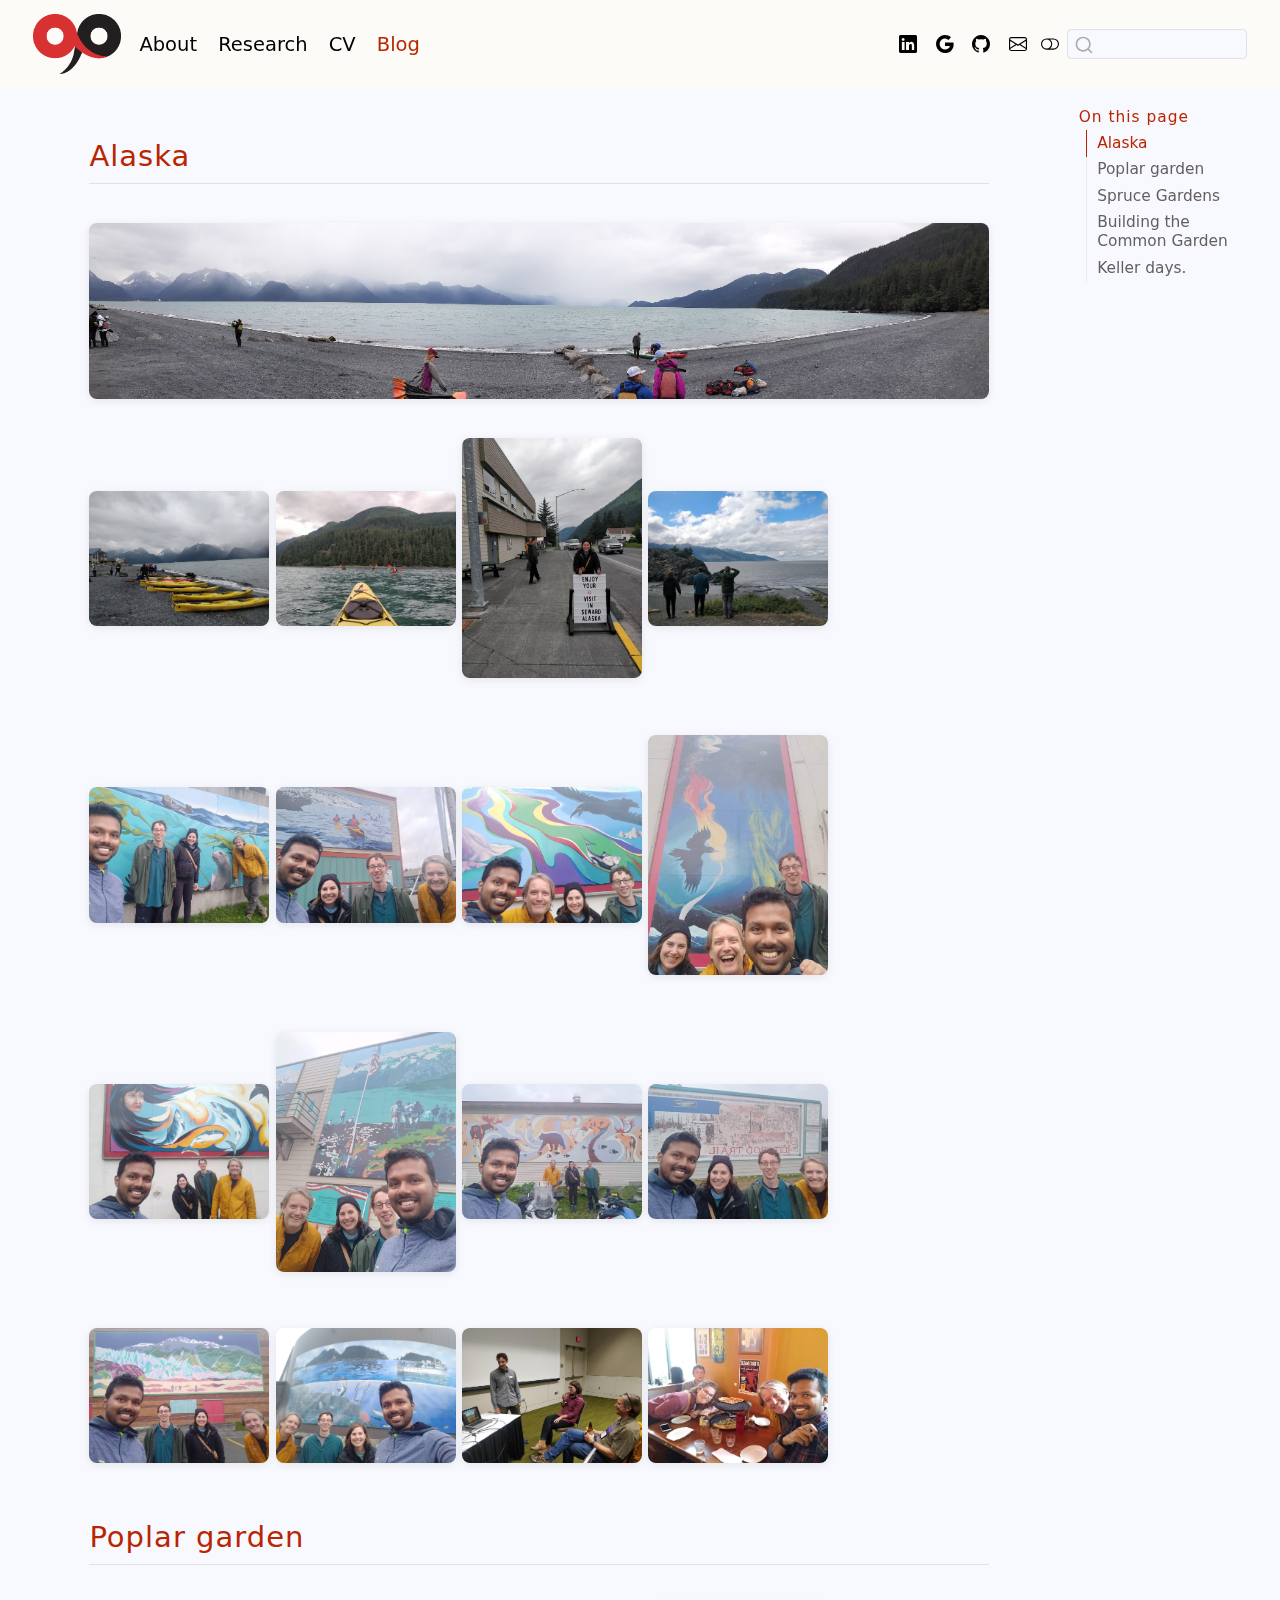
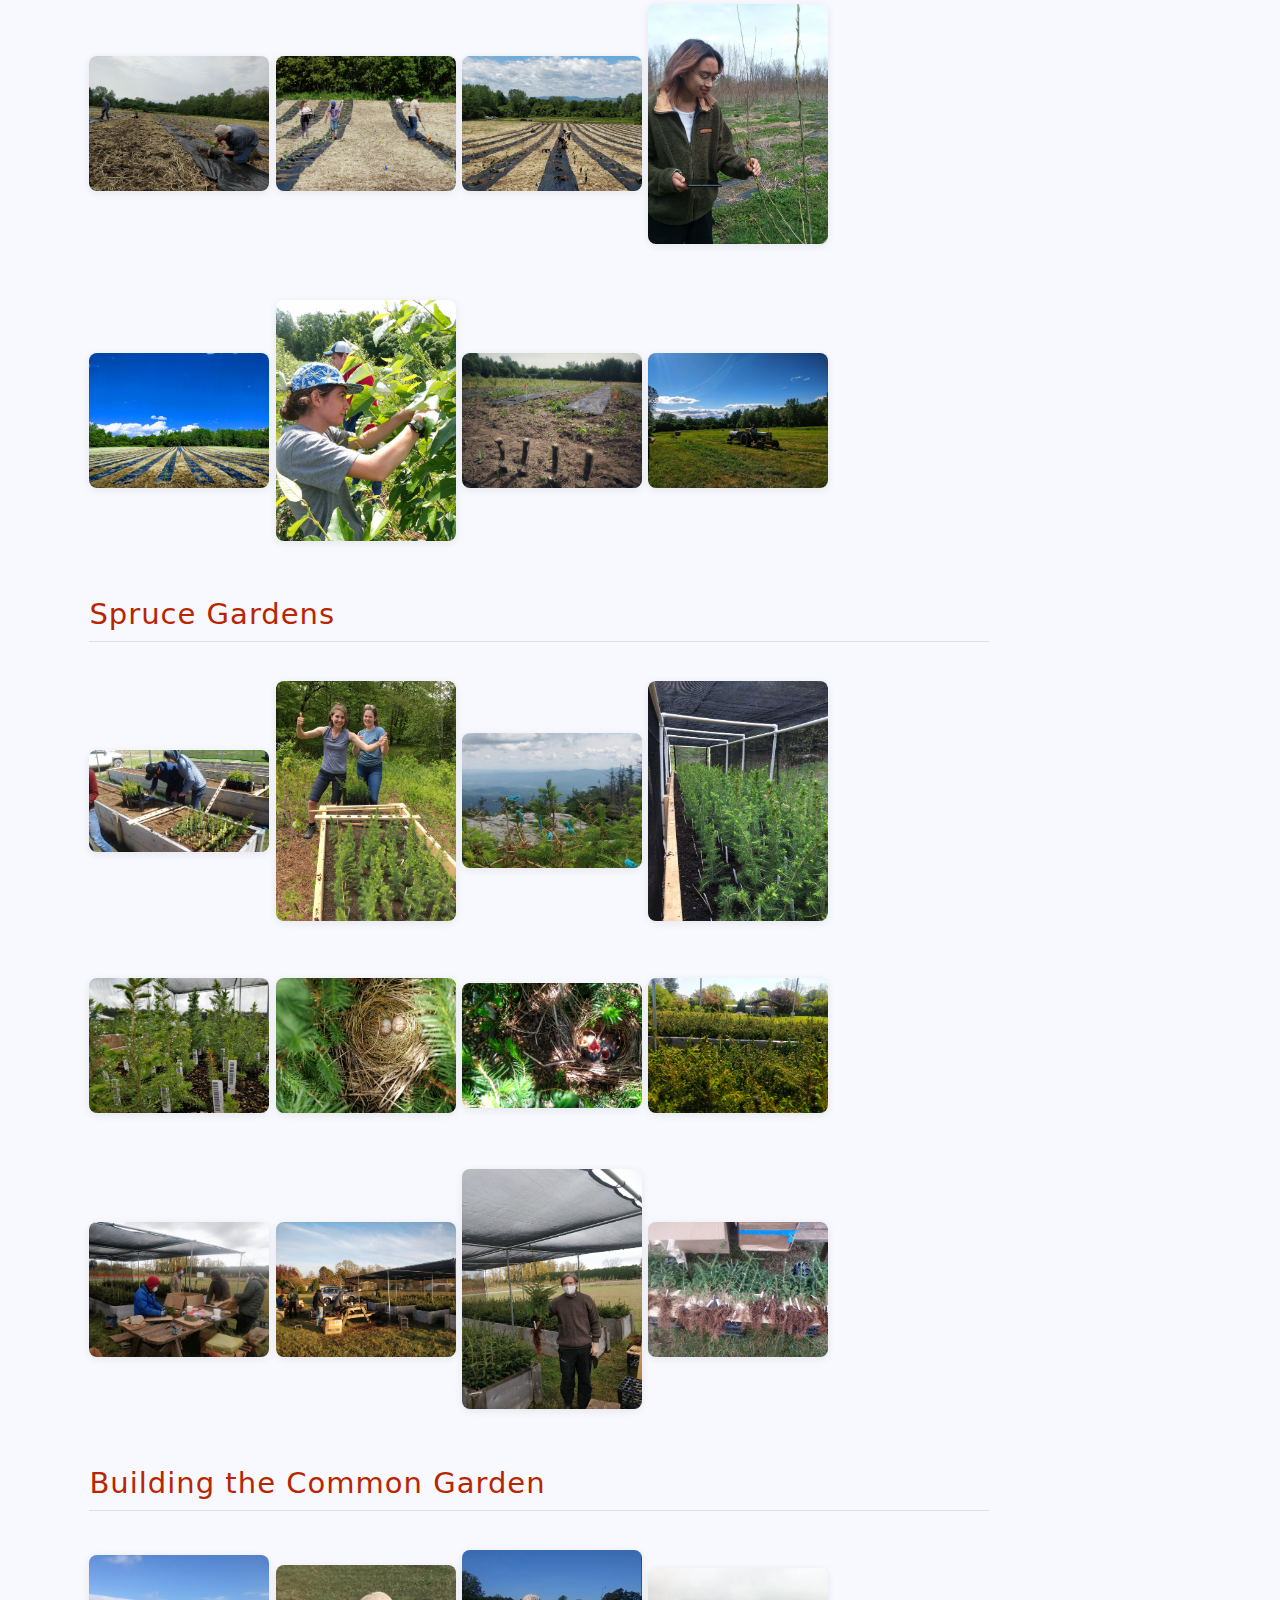
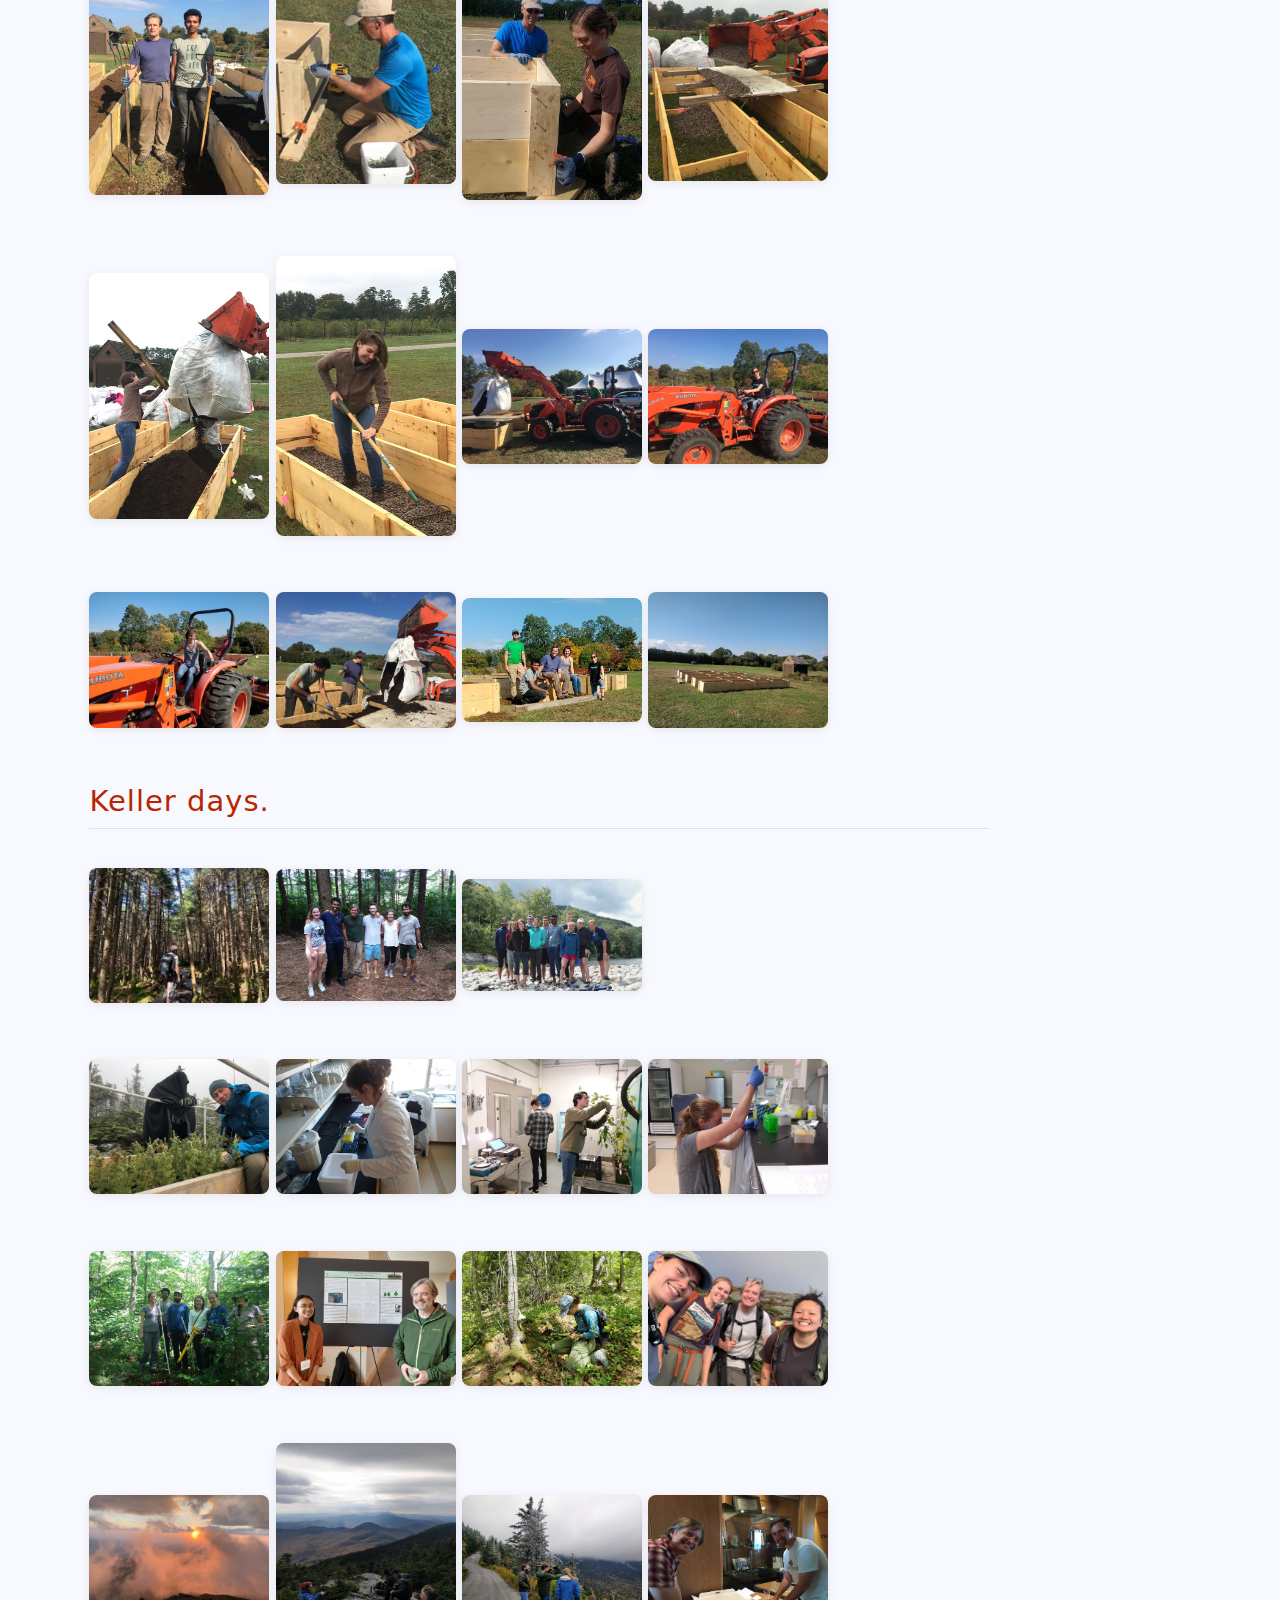
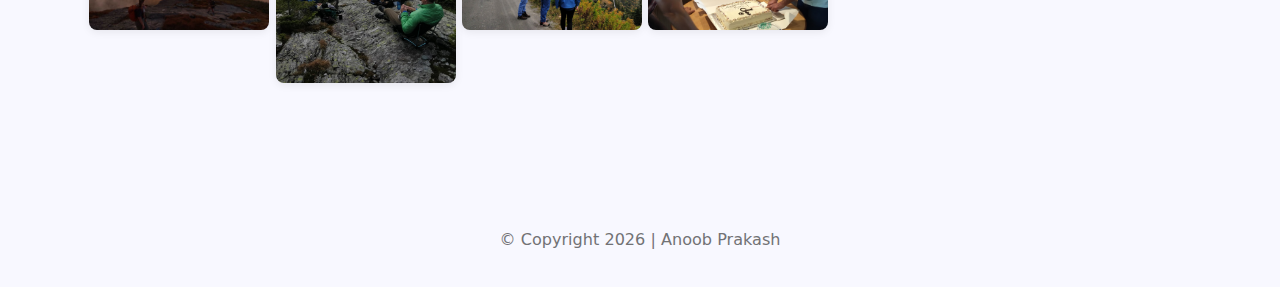
<file: docs/photos/photos.html>
<!DOCTYPE html>
<html xmlns="http://www.w3.org/1999/xhtml" lang="en" xml:lang="en"><head>

<meta charset="utf-8">
<meta name="generator" content="quarto-1.7.29">

<meta name="viewport" content="width=device-width, initial-scale=1.0, user-scalable=yes">


<title>photos</title>
<style>
code{white-space: pre-wrap;}
span.smallcaps{font-variant: small-caps;}
div.columns{display: flex; gap: min(4vw, 1.5em);}
div.column{flex: auto; overflow-x: auto;}
div.hanging-indent{margin-left: 1.5em; text-indent: -1.5em;}
ul.task-list{list-style: none;}
ul.task-list li input[type="checkbox"] {
  width: 0.8em;
  margin: 0 0.8em 0.2em -1em; /* quarto-specific, see https://github.com/quarto-dev/quarto-cli/issues/4556 */ 
  vertical-align: middle;
}
</style>


<script src="../site_libs/quarto-nav/quarto-nav.js"></script>
<script src="../site_libs/clipboard/clipboard.min.js"></script>
<script src="../site_libs/quarto-search/autocomplete.umd.js"></script>
<script src="../site_libs/quarto-search/fuse.min.js"></script>
<script src="../site_libs/quarto-search/quarto-search.js"></script>
<meta name="quarto:offset" content="../">
<link href="../img/AP_logo.png" rel="icon" type="image/png">
<script src="../site_libs/quarto-html/quarto.js" type="module"></script>
<script src="../site_libs/quarto-html/tabsets/tabsets.js" type="module"></script>
<script src="../site_libs/quarto-html/popper.min.js"></script>
<script src="../site_libs/quarto-html/tippy.umd.min.js"></script>
<script src="../site_libs/quarto-html/anchor.min.js"></script>
<link href="../site_libs/quarto-html/tippy.css" rel="stylesheet">
<link href="../site_libs/quarto-html/quarto-syntax-highlighting-9cfdc87e16b2bf3d6786c761657ef46f.css" rel="stylesheet" class="quarto-color-scheme" id="quarto-text-highlighting-styles">
<link href="../site_libs/quarto-html/quarto-syntax-highlighting-dark-9cfdc87e16b2bf3d6786c761657ef46f.css" rel="stylesheet" class="quarto-color-scheme quarto-color-alternate" id="quarto-text-highlighting-styles">
<link href="../site_libs/quarto-html/quarto-syntax-highlighting-9cfdc87e16b2bf3d6786c761657ef46f.css" rel="stylesheet" class="quarto-color-scheme-extra" id="quarto-text-highlighting-styles">
<script src="../site_libs/bootstrap/bootstrap.min.js"></script>
<link href="../site_libs/bootstrap/bootstrap-icons.css" rel="stylesheet">
<link href="../site_libs/bootstrap/bootstrap-e8410ba057f1a931e44417fc8891fa6c.min.css" rel="stylesheet" append-hash="true" class="quarto-color-scheme" id="quarto-bootstrap" data-mode="light">
<link href="../site_libs/bootstrap/bootstrap-dark-b383350454677ec2146a62601a458b97.min.css" rel="stylesheet" append-hash="true" class="quarto-color-scheme quarto-color-alternate" id="quarto-bootstrap" data-mode="dark">
<link href="../site_libs/bootstrap/bootstrap-e8410ba057f1a931e44417fc8891fa6c.min.css" rel="stylesheet" append-hash="true" class="quarto-color-scheme-extra" id="quarto-bootstrap" data-mode="light">
<script src="../site_libs/quarto-contrib/glightbox/glightbox.min.js"></script>
<link href="../site_libs/quarto-contrib/glightbox/glightbox.min.css" rel="stylesheet">
<link href="../site_libs/quarto-contrib/glightbox/lightbox.css" rel="stylesheet">
<script id="quarto-search-options" type="application/json">{
  "location": "navbar",
  "copy-button": false,
  "collapse-after": 3,
  "panel-placement": "end",
  "type": "textbox",
  "limit": 50,
  "keyboard-shortcut": [
    "f",
    "/",
    "s"
  ],
  "language": {
    "search-no-results-text": "No results",
    "search-matching-documents-text": "matching documents",
    "search-copy-link-title": "Copy link to search",
    "search-hide-matches-text": "Hide additional matches",
    "search-more-match-text": "more match in this document",
    "search-more-matches-text": "more matches in this document",
    "search-clear-button-title": "Clear",
    "search-text-placeholder": "",
    "search-detached-cancel-button-title": "Cancel",
    "search-submit-button-title": "Submit",
    "search-label": "Search"
  }
}</script>


</head>

<body class="nav-fixed quarto-light"><script id="quarto-html-before-body" type="application/javascript">
    const toggleBodyColorMode = (bsSheetEl) => {
      const mode = bsSheetEl.getAttribute("data-mode");
      const bodyEl = window.document.querySelector("body");
      if (mode === "dark") {
        bodyEl.classList.add("quarto-dark");
        bodyEl.classList.remove("quarto-light");
      } else {
        bodyEl.classList.add("quarto-light");
        bodyEl.classList.remove("quarto-dark");
      }
    }
    const toggleBodyColorPrimary = () => {
      const bsSheetEl = window.document.querySelector("link#quarto-bootstrap:not([rel=disabled-stylesheet])");
      if (bsSheetEl) {
        toggleBodyColorMode(bsSheetEl);
      }
    }
    const setColorSchemeToggle = (alternate) => {
      const toggles = window.document.querySelectorAll('.quarto-color-scheme-toggle');
      for (let i=0; i < toggles.length; i++) {
        const toggle = toggles[i];
        if (toggle) {
          if (alternate) {
            toggle.classList.add("alternate");
          } else {
            toggle.classList.remove("alternate");
          }
        }
      }
    };
    const toggleColorMode = (alternate) => {
      // Switch the stylesheets
      const primaryStylesheets = window.document.querySelectorAll('link.quarto-color-scheme:not(.quarto-color-alternate)');
      const alternateStylesheets = window.document.querySelectorAll('link.quarto-color-scheme.quarto-color-alternate');
      manageTransitions('#quarto-margin-sidebar .nav-link', false);
      if (alternate) {
        // note: dark is layered on light, we don't disable primary!
        enableStylesheet(alternateStylesheets);
        for (const sheetNode of alternateStylesheets) {
          if (sheetNode.id === "quarto-bootstrap") {
            toggleBodyColorMode(sheetNode);
          }
        }
      } else {
        disableStylesheet(alternateStylesheets);
        enableStylesheet(primaryStylesheets)
        toggleBodyColorPrimary();
      }
      manageTransitions('#quarto-margin-sidebar .nav-link', true);
      // Switch the toggles
      setColorSchemeToggle(alternate)
      // Hack to workaround the fact that safari doesn't
      // properly recolor the scrollbar when toggling (#1455)
      if (navigator.userAgent.indexOf('Safari') > 0 && navigator.userAgent.indexOf('Chrome') == -1) {
        manageTransitions("body", false);
        window.scrollTo(0, 1);
        setTimeout(() => {
          window.scrollTo(0, 0);
          manageTransitions("body", true);
        }, 40);
      }
    }
    const disableStylesheet = (stylesheets) => {
      for (let i=0; i < stylesheets.length; i++) {
        const stylesheet = stylesheets[i];
        stylesheet.rel = 'disabled-stylesheet';
      }
    }
    const enableStylesheet = (stylesheets) => {
      for (let i=0; i < stylesheets.length; i++) {
        const stylesheet = stylesheets[i];
        if(stylesheet.rel !== 'stylesheet') { // for Chrome, which will still FOUC without this check
          stylesheet.rel = 'stylesheet';
        }
      }
    }
    const manageTransitions = (selector, allowTransitions) => {
      const els = window.document.querySelectorAll(selector);
      for (let i=0; i < els.length; i++) {
        const el = els[i];
        if (allowTransitions) {
          el.classList.remove('notransition');
        } else {
          el.classList.add('notransition');
        }
      }
    }
    const isFileUrl = () => {
      return window.location.protocol === 'file:';
    }
    const hasAlternateSentinel = () => {
      let styleSentinel = getColorSchemeSentinel();
      if (styleSentinel !== null) {
        return styleSentinel === "alternate";
      } else {
        return false;
      }
    }
    const setStyleSentinel = (alternate) => {
      const value = alternate ? "alternate" : "default";
      if (!isFileUrl()) {
        window.localStorage.setItem("quarto-color-scheme", value);
      } else {
        localAlternateSentinel = value;
      }
    }
    const getColorSchemeSentinel = () => {
      if (!isFileUrl()) {
        const storageValue = window.localStorage.getItem("quarto-color-scheme");
        return storageValue != null ? storageValue : localAlternateSentinel;
      } else {
        return localAlternateSentinel;
      }
    }
    const toggleGiscusIfUsed = (isAlternate, darkModeDefault) => {
      const baseTheme = document.querySelector('#giscus-base-theme')?.value ?? 'light';
      const alternateTheme = document.querySelector('#giscus-alt-theme')?.value ?? 'dark';
      let newTheme = '';
      if(authorPrefersDark) {
        newTheme = isAlternate ? baseTheme : alternateTheme;
      } else {
        newTheme = isAlternate ? alternateTheme : baseTheme;
      }
      const changeGiscusTheme = () => {
        // From: https://github.com/giscus/giscus/issues/336
        const sendMessage = (message) => {
          const iframe = document.querySelector('iframe.giscus-frame');
          if (!iframe) return;
          iframe.contentWindow.postMessage({ giscus: message }, 'https://giscus.app');
        }
        sendMessage({
          setConfig: {
            theme: newTheme
          }
        });
      }
      const isGiscussLoaded = window.document.querySelector('iframe.giscus-frame') !== null;
      if (isGiscussLoaded) {
        changeGiscusTheme();
      }
    };
    const authorPrefersDark = false;
    const darkModeDefault = authorPrefersDark;
      document.querySelector('link#quarto-text-highlighting-styles.quarto-color-scheme-extra').rel = 'disabled-stylesheet';
      document.querySelector('link#quarto-bootstrap.quarto-color-scheme-extra').rel = 'disabled-stylesheet';
    let localAlternateSentinel = darkModeDefault ? 'alternate' : 'default';
    // Dark / light mode switch
    window.quartoToggleColorScheme = () => {
      // Read the current dark / light value
      let toAlternate = !hasAlternateSentinel();
      toggleColorMode(toAlternate);
      setStyleSentinel(toAlternate);
      toggleGiscusIfUsed(toAlternate, darkModeDefault);
    };
    // Switch to dark mode if need be
    if (hasAlternateSentinel()) {
      toggleColorMode(true);
    } else {
      toggleColorMode(false);
    }
  </script>

<div id="quarto-search-results"></div>
  <header id="quarto-header" class="headroom fixed-top">
    <nav class="navbar navbar-expand-lg " data-bs-theme="dark">
      <div class="navbar-container container-fluid">
      <div class="navbar-brand-container mx-auto">
    <a href="../index.html" class="navbar-brand navbar-brand-logo">
    <img src="../img/AP_logo.png" alt="" class="navbar-logo">
    </a>
  </div>
            <div id="quarto-search" class="" title="Search"></div>
          <button class="navbar-toggler" type="button" data-bs-toggle="collapse" data-bs-target="#navbarCollapse" aria-controls="navbarCollapse" role="menu" aria-expanded="false" aria-label="Toggle navigation" onclick="if (window.quartoToggleHeadroom) { window.quartoToggleHeadroom(); }">
  <span class="navbar-toggler-icon"></span>
</button>
          <div class="collapse navbar-collapse" id="navbarCollapse">
            <ul class="navbar-nav navbar-nav-scroll me-auto">
  <li class="nav-item">
    <a class="nav-link" href="../about.html"> 
<span class="menu-text">About</span></a>
  </li>  
  <li class="nav-item">
    <a class="nav-link" href="../research/research.html"> 
<span class="menu-text">Research</span></a>
  </li>  
  <li class="nav-item">
    <a class="nav-link" href="../cv/cv.html"> 
<span class="menu-text">CV</span></a>
  </li>  
  <li class="nav-item">
    <a class="nav-link active" href="../photos/photos.html" aria-current="page"> 
<span class="menu-text">Blog</span></a>
  </li>  
</ul>
            <ul class="navbar-nav navbar-nav-scroll ms-auto">
  <li class="nav-item compact">
    <a class="nav-link" href="https://www.linkedin.com/in/anoob-prakash/"> <i class="bi bi-linkedin" role="img">
</i> 
<span class="menu-text"></span></a>
  </li>  
  <li class="nav-item compact">
    <a class="nav-link" href="https://scholar.google.com/citations?hl=en&amp;user=jIOSRMkAAAAJ"> <i class="bi bi-google" role="img">
</i> 
<span class="menu-text"></span></a>
  </li>  
  <li class="nav-item compact">
    <a class="nav-link" href="https://github.com/anoobvinu07"> <i class="bi bi-github" role="img">
</i> 
<span class="menu-text"></span></a>
  </li>  
  <li class="nav-item compact">
    <a class="nav-link" href="mailto:anoobvinu@gmail.com"> <i class="bi bi-envelope" role="img" aria-label="email">
</i> 
<span class="menu-text"></span></a>
  </li>  
</ul>
          </div> <!-- /navcollapse -->
            <div class="quarto-navbar-tools">
  <a href="" class="quarto-color-scheme-toggle quarto-navigation-tool  px-1" onclick="window.quartoToggleColorScheme(); return false;" title="Toggle dark mode"><i class="bi"></i></a>
</div>
      </div> <!-- /container-fluid -->
    </nav>
</header>
<!-- content -->
<div id="quarto-content" class="quarto-container page-columns page-rows-contents page-layout-full page-navbar">
<!-- sidebar -->
<!-- margin-sidebar -->
    <div id="quarto-margin-sidebar" class="sidebar margin-sidebar">
        <nav id="TOC" role="doc-toc" class="toc-active">
    <h2 id="toc-title">On this page</h2>
   
  <ul>
  <li><a href="#alaska" id="toc-alaska" class="nav-link active" data-scroll-target="#alaska">Alaska</a></li>
  <li><a href="#poplar-garden" id="toc-poplar-garden" class="nav-link" data-scroll-target="#poplar-garden">Poplar garden</a></li>
  <li><a href="#spruce-gardens" id="toc-spruce-gardens" class="nav-link" data-scroll-target="#spruce-gardens">Spruce Gardens</a></li>
  <li><a href="#building-the-common-garden" id="toc-building-the-common-garden" class="nav-link" data-scroll-target="#building-the-common-garden">Building the Common Garden</a></li>
  <li><a href="#keller-days." id="toc-keller-days." class="nav-link" data-scroll-target="#keller-days.">Keller days.</a></li>
  </ul>
</nav>
    </div>
<!-- main -->
<main class="content column-page-left" id="quarto-document-content"><header id="title-block-header" class="quarto-title-block"></header>





<section id="alaska" class="level2">
<h2 class="anchored" data-anchor-id="alaska">Alaska</h2>
<p><a href="alaska_2022/panorama.jpg" class="lightbox" data-gallery="alaska"><img src="alaska_2022/panorama.jpg" class="panorama-photo img-fluid" style="width:100.0%"></a></p>
<div class="photo-grid">
<p><a href="alaska_2022/img1.jpg" class="lightbox" data-gallery="alaska"><img src="alaska_2022/img1.jpg" class="img-fluid"></a> <a href="alaska_2022/img2.jpg" class="lightbox" data-gallery="alaska"><img src="alaska_2022/img2.jpg" class="img-fluid"></a> <a href="alaska_2022/img15.jpg" class="lightbox" data-gallery="alaska"><img src="alaska_2022/img15.jpg" class="img-fluid"></a> <a href="alaska_2022/img16.jpg" class="lightbox" data-gallery="alaska"><img src="alaska_2022/img16.jpg" class="img-fluid"></a></p>
</div>
<div class="photo-grid">
<p><a href="alaska_2022/img3.jpg" class="lightbox" data-gallery="alaska"><img src="alaska_2022/img3.jpg" class="img-fluid"></a> <a href="alaska_2022/img4.jpg" class="lightbox" data-gallery="alaska"><img src="alaska_2022/img4.jpg" class="img-fluid"></a> <a href="alaska_2022/img5.jpg" class="lightbox" data-gallery="alaska"><img src="alaska_2022/img5.jpg" class="img-fluid"></a> <a href="alaska_2022/img6.jpg" class="lightbox" data-gallery="alaska"><img src="alaska_2022/img6.jpg" class="img-fluid"></a></p>
</div>
<div class="photo-grid">
<p><a href="alaska_2022/img7.jpg" class="lightbox" data-gallery="alaska"><img src="alaska_2022/img7.jpg" class="img-fluid"></a> <a href="alaska_2022/img10.jpg" class="lightbox" data-gallery="alaska"><img src="alaska_2022/img10.jpg" class="img-fluid"></a> <a href="alaska_2022/img8.jpg" class="lightbox" data-gallery="alaska"><img src="alaska_2022/img8.jpg" class="img-fluid"></a> <a href="alaska_2022/img9.jpg" class="lightbox" data-gallery="alaska"><img src="alaska_2022/img9.jpg" class="img-fluid"></a></p>
</div>
<div class="photo-grid">
<p><a href="alaska_2022/img11.jpg" class="lightbox" data-gallery="alaska"><img src="alaska_2022/img11.jpg" class="img-fluid"></a> <a href="alaska_2022/img12.jpg" class="lightbox" data-gallery="alaska"><img src="alaska_2022/img12.jpg" class="img-fluid"></a> <a href="alaska_2022/img13.jpg" class="lightbox" data-gallery="alaska"><img src="alaska_2022/img13.jpg" class="img-fluid"></a> <a href="alaska_2022/img14.jpg" class="lightbox" data-gallery="alaska"><img src="alaska_2022/img14.jpg" class="img-fluid"></a></p>
</div>
</section>
<section id="poplar-garden" class="level2">
<h2 class="anchored" data-anchor-id="poplar-garden">Poplar garden</h2>
<div class="photo-grid">
<p><a href="poplar_garden/img1.jpg" class="lightbox" data-gallery="poplar"><img src="poplar_garden/img1.jpg" class="img-fluid"></a> <a href="poplar_garden/img2.jpg" class="lightbox" data-gallery="poplar"><img src="poplar_garden/img2.jpg" class="img-fluid"></a> <a href="poplar_garden/img3.jpg" class="lightbox" data-gallery="poplar"><img src="poplar_garden/img3.jpg" class="img-fluid"></a> <a href="poplar_garden/img5.jpg" class="lightbox" data-gallery="poplar"><img src="poplar_garden/img5.jpg" class="img-fluid"></a></p>
</div>
<div class="photo-grid">
<p><a href="poplar_garden/img4.jpg" class="lightbox" data-gallery="poplar"><img src="poplar_garden/img4.jpg" class="img-fluid"></a> <a href="poplar_garden/img6.jpg" class="lightbox" data-gallery="poplar"><img src="poplar_garden/img6.jpg" class="img-fluid"></a> <a href="poplar_garden/img7.jpeg" class="lightbox" data-gallery="poplar"><img src="poplar_garden/img7.jpeg" class="img-fluid"></a> <a href="poplar_garden/img8.jpeg" class="lightbox" data-gallery="poplar"><img src="poplar_garden/img8.jpeg" class="img-fluid"></a></p>
</div>
</section>
<section id="spruce-gardens" class="level2">
<h2 class="anchored" data-anchor-id="spruce-gardens">Spruce Gardens</h2>
<div class="photo-grid">
<p><a href="spruce_garden/img6.jpg" class="lightbox" data-gallery="spruce"><img src="spruce_garden/img6.jpg" class="img-fluid"></a> <a href="spruce_garden/img2.jpg" class="lightbox" data-gallery="spruce"><img src="spruce_garden/img2.jpg" class="img-fluid"></a> <a href="spruce_garden/img4.jpg" class="lightbox" data-gallery="spruce"><img src="spruce_garden/img4.jpg" class="img-fluid"></a> <a href="spruce_garden/img3.jpg" class="lightbox" data-gallery="spruce"><img src="spruce_garden/img3.jpg" class="img-fluid"></a></p>
</div>
<div class="photo-grid">
<p><a href="spruce_garden/img5.jpg" class="lightbox" data-gallery="spruce"><img src="spruce_garden/img5.jpg" class="img-fluid"></a> <a href="spruce_garden/img7.jpg" class="lightbox" data-gallery="spruce"><img src="spruce_garden/img7.jpg" class="img-fluid"></a> <a href="spruce_garden/img8.jpeg" class="lightbox" data-gallery="spruce"><img src="spruce_garden/img8.jpeg" class="img-fluid"></a> <a href="spruce_garden/img9.jpeg" class="lightbox" data-gallery="spruce"><img src="spruce_garden/img9.jpeg" class="img-fluid"></a></p>
</div>
<div class="photo-grid">
<p><a href="spruce_garden/harvest.gif" class="lightbox" data-gallery="spruce"><img src="spruce_garden/harvest.gif" class="img-fluid"></a> <a href="spruce_garden/img12.jpg" class="lightbox" data-gallery="spruce"><img src="spruce_garden/img12.jpg" class="img-fluid"></a> <a href="spruce_garden/img1.jpg" class="lightbox" data-gallery="spruce"><img src="spruce_garden/img1.jpg" class="img-fluid"></a> <a href="spruce_garden/harvest1.jpg" class="lightbox" data-gallery="spruce"><img src="spruce_garden/harvest1.jpg" class="img-fluid"></a></p>
</div>
</section>
<section id="building-the-common-garden" class="level2">
<h2 class="anchored" data-anchor-id="building-the-common-garden">Building the Common Garden</h2>
<div class="photo-grid">
<p><a href="building_the_common_gardens/americangothic.jpg" class="lightbox" data-gallery="CG" title="Vermontian Gothic"><img src="building_the_common_gardens/americangothic.jpg" class="img-fluid" alt="Vermontian Gothic"></a> <a href="building_the_common_gardens/function.jpg" class="lightbox" data-gallery="CG" title="We would be lost without John"><img src="building_the_common_gardens/function.jpg" class="img-fluid" alt="We would be lost without John"></a> <a href="building_the_common_gardens/img-20180924-114625095_1.jpg" class="lightbox" data-gallery="CG"><img src="building_the_common_gardens/img-20180924-114625095_1.jpg" class="img-fluid"></a> <a href="building_the_common_gardens/img-8405.jpg" class="lightbox" data-gallery="CG" title="12,000 pounds of soil!!"><img src="building_the_common_gardens/img-8405.jpg" class="img-fluid" alt="12,000 pounds of soil!!"></a></p>
</div>
<div class="photo-grid">
<p><a href="building_the_common_gardens/img-8429.jpg" class="lightbox" data-gallery="CG" title="Frustrated grad student wacking the soil"><img src="building_the_common_gardens/img-8429.jpg" class="img-fluid" alt="Frustrated grad student wacking the soil"></a> <a href="building_the_common_gardens/img-8414.jpg" class="lightbox" data-gallery="CG"><img src="building_the_common_gardens/img-8414.jpg" class="img-fluid"></a> <a href="building_the_common_gardens/john.jpg" class="lightbox" data-gallery="CG"><img src="building_the_common_gardens/john.jpg" class="img-fluid"></a> <a href="building_the_common_gardens/sonia.jpg" class="lightbox" data-gallery="CG"><img src="building_the_common_gardens/sonia.jpg" class="img-fluid"></a></p>
</div>
<div class="photo-grid">
<p><a href="building_the_common_gardens/brit.jpg" class="lightbox" data-gallery="CG"><img src="building_the_common_gardens/brit.jpg" class="img-fluid"></a> <a href="building_the_common_gardens/working.jpg" class="lightbox" data-gallery="CG"><img src="building_the_common_gardens/working.jpg" class="img-fluid"></a> <a href="building_the_common_gardens/group-photo.jpg" class="lightbox" data-gallery="CG" title="Vermont common garden team"><img src="building_the_common_gardens/group-photo.jpg" class="img-fluid" alt="Vermont common garden team"></a> <a href="building_the_common_gardens/unnamed_2.jpg" class="lightbox" data-gallery="CG"><img src="building_the_common_gardens/unnamed_2.jpg" class="img-fluid"></a></p>
</div>
</section>
<section id="keller-days." class="level2">
<h2 class="anchored" data-anchor-id="keller-days.">Keller days.</h2>
<div class="photo-grid">
<p><a href="time_line/img0.jpg" class="lightbox" data-gallery="timeless"><img src="time_line/img0.jpg" class="img-fluid"></a> <a href="time_line/img2.jpg" class="lightbox" data-gallery="timeless"><img src="time_line/img2.jpg" class="img-fluid"></a> <a href="time_line/img3.jpg" class="lightbox" data-gallery="timeless"><img src="time_line/img3.jpg" class="img-fluid"></a></p>
</div>
<div class="photo-grid">
<p><a href="time_line/img4.jpg" class="lightbox" data-gallery="timeless"><img src="time_line/img4.jpg" class="img-fluid"></a> <a href="time_line/img5.jpg" class="lightbox" data-gallery="timeless"><img src="time_line/img5.jpg" class="img-fluid"></a> <a href="time_line/img6.jpg" class="lightbox" data-gallery="timeless"><img src="time_line/img6.jpg" class="img-fluid"></a> <a href="time_line/img7.jpg" class="lightbox" data-gallery="timeless"><img src="time_line/img7.jpg" class="img-fluid"></a></p>
</div>
<div class="photo-grid">
<p><a href="time_line/img8.jpg" class="lightbox" data-gallery="timeless"><img src="time_line/img8.jpg" class="img-fluid"></a> <a href="time_line/img10.jpg" class="lightbox" data-gallery="timeless"><img src="time_line/img10.jpg" class="img-fluid"></a> <a href="time_line/img11.jpg" class="lightbox" data-gallery="timeless"><img src="time_line/img11.jpg" class="img-fluid"></a> <a href="time_line/img12.jpg" class="lightbox" data-gallery="timeless"><img src="time_line/img12.jpg" class="img-fluid"></a></p>
</div>
<div class="photo-grid">
<p><a href="time_line/sunset.jpg" class="lightbox" data-gallery="timeless"><img src="time_line/sunset.jpg" class="img-fluid"></a> <a href="time_line/img13.jpg" class="lightbox" data-gallery="timeless"><img src="time_line/img13.jpg" class="img-fluid"></a> <a href="time_line/tom_at_mansfield.jpg" class="lightbox" data-gallery="timeless"><img src="time_line/tom_at_mansfield.jpg" class="img-fluid"></a> <a href="time_line/first_phd_grad_karl.JPG" class="lightbox" data-gallery="timeless"><img src="time_line/first_phd_grad_karl.JPG" class="img-fluid"></a></p>
</div>


</section>

</main> <!-- /main -->
<script id="quarto-html-after-body" type="application/javascript">
  window.document.addEventListener("DOMContentLoaded", function (event) {
    // Ensure there is a toggle, if there isn't float one in the top right
    if (window.document.querySelector('.quarto-color-scheme-toggle') === null) {
      const a = window.document.createElement('a');
      a.classList.add('top-right');
      a.classList.add('quarto-color-scheme-toggle');
      a.href = "";
      a.onclick = function() { try { window.quartoToggleColorScheme(); } catch {} return false; };
      const i = window.document.createElement("i");
      i.classList.add('bi');
      a.appendChild(i);
      window.document.body.appendChild(a);
    }
    setColorSchemeToggle(hasAlternateSentinel())
    const icon = "";
    const anchorJS = new window.AnchorJS();
    anchorJS.options = {
      placement: 'right',
      icon: icon
    };
    anchorJS.add('.anchored');
    const isCodeAnnotation = (el) => {
      for (const clz of el.classList) {
        if (clz.startsWith('code-annotation-')) {                     
          return true;
        }
      }
      return false;
    }
    const onCopySuccess = function(e) {
      // button target
      const button = e.trigger;
      // don't keep focus
      button.blur();
      // flash "checked"
      button.classList.add('code-copy-button-checked');
      var currentTitle = button.getAttribute("title");
      button.setAttribute("title", "Copied!");
      let tooltip;
      if (window.bootstrap) {
        button.setAttribute("data-bs-toggle", "tooltip");
        button.setAttribute("data-bs-placement", "left");
        button.setAttribute("data-bs-title", "Copied!");
        tooltip = new bootstrap.Tooltip(button, 
          { trigger: "manual", 
            customClass: "code-copy-button-tooltip",
            offset: [0, -8]});
        tooltip.show();    
      }
      setTimeout(function() {
        if (tooltip) {
          tooltip.hide();
          button.removeAttribute("data-bs-title");
          button.removeAttribute("data-bs-toggle");
          button.removeAttribute("data-bs-placement");
        }
        button.setAttribute("title", currentTitle);
        button.classList.remove('code-copy-button-checked');
      }, 1000);
      // clear code selection
      e.clearSelection();
    }
    const getTextToCopy = function(trigger) {
        const codeEl = trigger.previousElementSibling.cloneNode(true);
        for (const childEl of codeEl.children) {
          if (isCodeAnnotation(childEl)) {
            childEl.remove();
          }
        }
        return codeEl.innerText;
    }
    const clipboard = new window.ClipboardJS('.code-copy-button:not([data-in-quarto-modal])', {
      text: getTextToCopy
    });
    clipboard.on('success', onCopySuccess);
    if (window.document.getElementById('quarto-embedded-source-code-modal')) {
      const clipboardModal = new window.ClipboardJS('.code-copy-button[data-in-quarto-modal]', {
        text: getTextToCopy,
        container: window.document.getElementById('quarto-embedded-source-code-modal')
      });
      clipboardModal.on('success', onCopySuccess);
    }
      var localhostRegex = new RegExp(/^(?:http|https):\/\/localhost\:?[0-9]*\//);
      var mailtoRegex = new RegExp(/^mailto:/);
        var filterRegex = new RegExp('/' + window.location.host + '/');
      var isInternal = (href) => {
          return filterRegex.test(href) || localhostRegex.test(href) || mailtoRegex.test(href);
      }
      // Inspect non-navigation links and adorn them if external
     var links = window.document.querySelectorAll('a[href]:not(.nav-link):not(.navbar-brand):not(.toc-action):not(.sidebar-link):not(.sidebar-item-toggle):not(.pagination-link):not(.no-external):not([aria-hidden]):not(.dropdown-item):not(.quarto-navigation-tool):not(.about-link)');
      for (var i=0; i<links.length; i++) {
        const link = links[i];
        if (!isInternal(link.href)) {
          // undo the damage that might have been done by quarto-nav.js in the case of
          // links that we want to consider external
          if (link.dataset.originalHref !== undefined) {
            link.href = link.dataset.originalHref;
          }
        }
      }
    function tippyHover(el, contentFn, onTriggerFn, onUntriggerFn) {
      const config = {
        allowHTML: true,
        maxWidth: 500,
        delay: 100,
        arrow: false,
        appendTo: function(el) {
            return el.parentElement;
        },
        interactive: true,
        interactiveBorder: 10,
        theme: 'quarto',
        placement: 'bottom-start',
      };
      if (contentFn) {
        config.content = contentFn;
      }
      if (onTriggerFn) {
        config.onTrigger = onTriggerFn;
      }
      if (onUntriggerFn) {
        config.onUntrigger = onUntriggerFn;
      }
      window.tippy(el, config); 
    }
    const noterefs = window.document.querySelectorAll('a[role="doc-noteref"]');
    for (var i=0; i<noterefs.length; i++) {
      const ref = noterefs[i];
      tippyHover(ref, function() {
        // use id or data attribute instead here
        let href = ref.getAttribute('data-footnote-href') || ref.getAttribute('href');
        try { href = new URL(href).hash; } catch {}
        const id = href.replace(/^#\/?/, "");
        const note = window.document.getElementById(id);
        if (note) {
          return note.innerHTML;
        } else {
          return "";
        }
      });
    }
    const xrefs = window.document.querySelectorAll('a.quarto-xref');
    const processXRef = (id, note) => {
      // Strip column container classes
      const stripColumnClz = (el) => {
        el.classList.remove("page-full", "page-columns");
        if (el.children) {
          for (const child of el.children) {
            stripColumnClz(child);
          }
        }
      }
      stripColumnClz(note)
      if (id === null || id.startsWith('sec-')) {
        // Special case sections, only their first couple elements
        const container = document.createElement("div");
        if (note.children && note.children.length > 2) {
          container.appendChild(note.children[0].cloneNode(true));
          for (let i = 1; i < note.children.length; i++) {
            const child = note.children[i];
            if (child.tagName === "P" && child.innerText === "") {
              continue;
            } else {
              container.appendChild(child.cloneNode(true));
              break;
            }
          }
          if (window.Quarto?.typesetMath) {
            window.Quarto.typesetMath(container);
          }
          return container.innerHTML
        } else {
          if (window.Quarto?.typesetMath) {
            window.Quarto.typesetMath(note);
          }
          return note.innerHTML;
        }
      } else {
        // Remove any anchor links if they are present
        const anchorLink = note.querySelector('a.anchorjs-link');
        if (anchorLink) {
          anchorLink.remove();
        }
        if (window.Quarto?.typesetMath) {
          window.Quarto.typesetMath(note);
        }
        if (note.classList.contains("callout")) {
          return note.outerHTML;
        } else {
          return note.innerHTML;
        }
      }
    }
    for (var i=0; i<xrefs.length; i++) {
      const xref = xrefs[i];
      tippyHover(xref, undefined, function(instance) {
        instance.disable();
        let url = xref.getAttribute('href');
        let hash = undefined; 
        if (url.startsWith('#')) {
          hash = url;
        } else {
          try { hash = new URL(url).hash; } catch {}
        }
        if (hash) {
          const id = hash.replace(/^#\/?/, "");
          const note = window.document.getElementById(id);
          if (note !== null) {
            try {
              const html = processXRef(id, note.cloneNode(true));
              instance.setContent(html);
            } finally {
              instance.enable();
              instance.show();
            }
          } else {
            // See if we can fetch this
            fetch(url.split('#')[0])
            .then(res => res.text())
            .then(html => {
              const parser = new DOMParser();
              const htmlDoc = parser.parseFromString(html, "text/html");
              const note = htmlDoc.getElementById(id);
              if (note !== null) {
                const html = processXRef(id, note);
                instance.setContent(html);
              } 
            }).finally(() => {
              instance.enable();
              instance.show();
            });
          }
        } else {
          // See if we can fetch a full url (with no hash to target)
          // This is a special case and we should probably do some content thinning / targeting
          fetch(url)
          .then(res => res.text())
          .then(html => {
            const parser = new DOMParser();
            const htmlDoc = parser.parseFromString(html, "text/html");
            const note = htmlDoc.querySelector('main.content');
            if (note !== null) {
              // This should only happen for chapter cross references
              // (since there is no id in the URL)
              // remove the first header
              if (note.children.length > 0 && note.children[0].tagName === "HEADER") {
                note.children[0].remove();
              }
              const html = processXRef(null, note);
              instance.setContent(html);
            } 
          }).finally(() => {
            instance.enable();
            instance.show();
          });
        }
      }, function(instance) {
      });
    }
        let selectedAnnoteEl;
        const selectorForAnnotation = ( cell, annotation) => {
          let cellAttr = 'data-code-cell="' + cell + '"';
          let lineAttr = 'data-code-annotation="' +  annotation + '"';
          const selector = 'span[' + cellAttr + '][' + lineAttr + ']';
          return selector;
        }
        const selectCodeLines = (annoteEl) => {
          const doc = window.document;
          const targetCell = annoteEl.getAttribute("data-target-cell");
          const targetAnnotation = annoteEl.getAttribute("data-target-annotation");
          const annoteSpan = window.document.querySelector(selectorForAnnotation(targetCell, targetAnnotation));
          const lines = annoteSpan.getAttribute("data-code-lines").split(",");
          const lineIds = lines.map((line) => {
            return targetCell + "-" + line;
          })
          let top = null;
          let height = null;
          let parent = null;
          if (lineIds.length > 0) {
              //compute the position of the single el (top and bottom and make a div)
              const el = window.document.getElementById(lineIds[0]);
              top = el.offsetTop;
              height = el.offsetHeight;
              parent = el.parentElement.parentElement;
            if (lineIds.length > 1) {
              const lastEl = window.document.getElementById(lineIds[lineIds.length - 1]);
              const bottom = lastEl.offsetTop + lastEl.offsetHeight;
              height = bottom - top;
            }
            if (top !== null && height !== null && parent !== null) {
              // cook up a div (if necessary) and position it 
              let div = window.document.getElementById("code-annotation-line-highlight");
              if (div === null) {
                div = window.document.createElement("div");
                div.setAttribute("id", "code-annotation-line-highlight");
                div.style.position = 'absolute';
                parent.appendChild(div);
              }
              div.style.top = top - 2 + "px";
              div.style.height = height + 4 + "px";
              div.style.left = 0;
              let gutterDiv = window.document.getElementById("code-annotation-line-highlight-gutter");
              if (gutterDiv === null) {
                gutterDiv = window.document.createElement("div");
                gutterDiv.setAttribute("id", "code-annotation-line-highlight-gutter");
                gutterDiv.style.position = 'absolute';
                const codeCell = window.document.getElementById(targetCell);
                const gutter = codeCell.querySelector('.code-annotation-gutter');
                gutter.appendChild(gutterDiv);
              }
              gutterDiv.style.top = top - 2 + "px";
              gutterDiv.style.height = height + 4 + "px";
            }
            selectedAnnoteEl = annoteEl;
          }
        };
        const unselectCodeLines = () => {
          const elementsIds = ["code-annotation-line-highlight", "code-annotation-line-highlight-gutter"];
          elementsIds.forEach((elId) => {
            const div = window.document.getElementById(elId);
            if (div) {
              div.remove();
            }
          });
          selectedAnnoteEl = undefined;
        };
          // Handle positioning of the toggle
      window.addEventListener(
        "resize",
        throttle(() => {
          elRect = undefined;
          if (selectedAnnoteEl) {
            selectCodeLines(selectedAnnoteEl);
          }
        }, 10)
      );
      function throttle(fn, ms) {
      let throttle = false;
      let timer;
        return (...args) => {
          if(!throttle) { // first call gets through
              fn.apply(this, args);
              throttle = true;
          } else { // all the others get throttled
              if(timer) clearTimeout(timer); // cancel #2
              timer = setTimeout(() => {
                fn.apply(this, args);
                timer = throttle = false;
              }, ms);
          }
        };
      }
        // Attach click handler to the DT
        const annoteDls = window.document.querySelectorAll('dt[data-target-cell]');
        for (const annoteDlNode of annoteDls) {
          annoteDlNode.addEventListener('click', (event) => {
            const clickedEl = event.target;
            if (clickedEl !== selectedAnnoteEl) {
              unselectCodeLines();
              const activeEl = window.document.querySelector('dt[data-target-cell].code-annotation-active');
              if (activeEl) {
                activeEl.classList.remove('code-annotation-active');
              }
              selectCodeLines(clickedEl);
              clickedEl.classList.add('code-annotation-active');
            } else {
              // Unselect the line
              unselectCodeLines();
              clickedEl.classList.remove('code-annotation-active');
            }
          });
        }
    const findCites = (el) => {
      const parentEl = el.parentElement;
      if (parentEl) {
        const cites = parentEl.dataset.cites;
        if (cites) {
          return {
            el,
            cites: cites.split(' ')
          };
        } else {
          return findCites(el.parentElement)
        }
      } else {
        return undefined;
      }
    };
    var bibliorefs = window.document.querySelectorAll('a[role="doc-biblioref"]');
    for (var i=0; i<bibliorefs.length; i++) {
      const ref = bibliorefs[i];
      const citeInfo = findCites(ref);
      if (citeInfo) {
        tippyHover(citeInfo.el, function() {
          var popup = window.document.createElement('div');
          citeInfo.cites.forEach(function(cite) {
            var citeDiv = window.document.createElement('div');
            citeDiv.classList.add('hanging-indent');
            citeDiv.classList.add('csl-entry');
            var biblioDiv = window.document.getElementById('ref-' + cite);
            if (biblioDiv) {
              citeDiv.innerHTML = biblioDiv.innerHTML;
            }
            popup.appendChild(citeDiv);
          });
          return popup.innerHTML;
        });
      }
    }
  });
  </script>
</div> <!-- /content -->
<footer class="footer">
  <div class="nav-footer">
    <div class="nav-footer-left">
      &nbsp;
    </div>   
    <div class="nav-footer-center">
<span class="faux-block"> © Copyright <span id="year"></span> | Anoob Prakash </span>
<script>
  document.getElementById("year").textContent = new Date().getFullYear();
</script>
</div>
    <div class="nav-footer-right">
      &nbsp;
    </div>
  </div>
</footer>
<script>var lightboxQuarto = GLightbox({"closeEffect":"zoom","descPosition":"bottom","loop":false,"openEffect":"zoom","selector":".lightbox"});
(function() {
  let previousOnload = window.onload;
  window.onload = () => {
    if (previousOnload) {
      previousOnload();
    }
    lightboxQuarto.on('slide_before_load', (data) => {
      const { slideIndex, slideNode, slideConfig, player, trigger } = data;
      const href = trigger.getAttribute('href');
      if (href !== null) {
        const imgEl = window.document.querySelector(`a[href="${href}"] img`);
        if (imgEl !== null) {
          const srcAttr = imgEl.getAttribute("src");
          if (srcAttr && srcAttr.startsWith("data:")) {
            slideConfig.href = srcAttr;
          }
        }
      } 
    });
  
    lightboxQuarto.on('slide_after_load', (data) => {
      const { slideIndex, slideNode, slideConfig, player, trigger } = data;
      if (window.Quarto?.typesetMath) {
        window.Quarto.typesetMath(slideNode);
      }
    });
  
  };
  
})();
          </script>




</body></html>
</file>
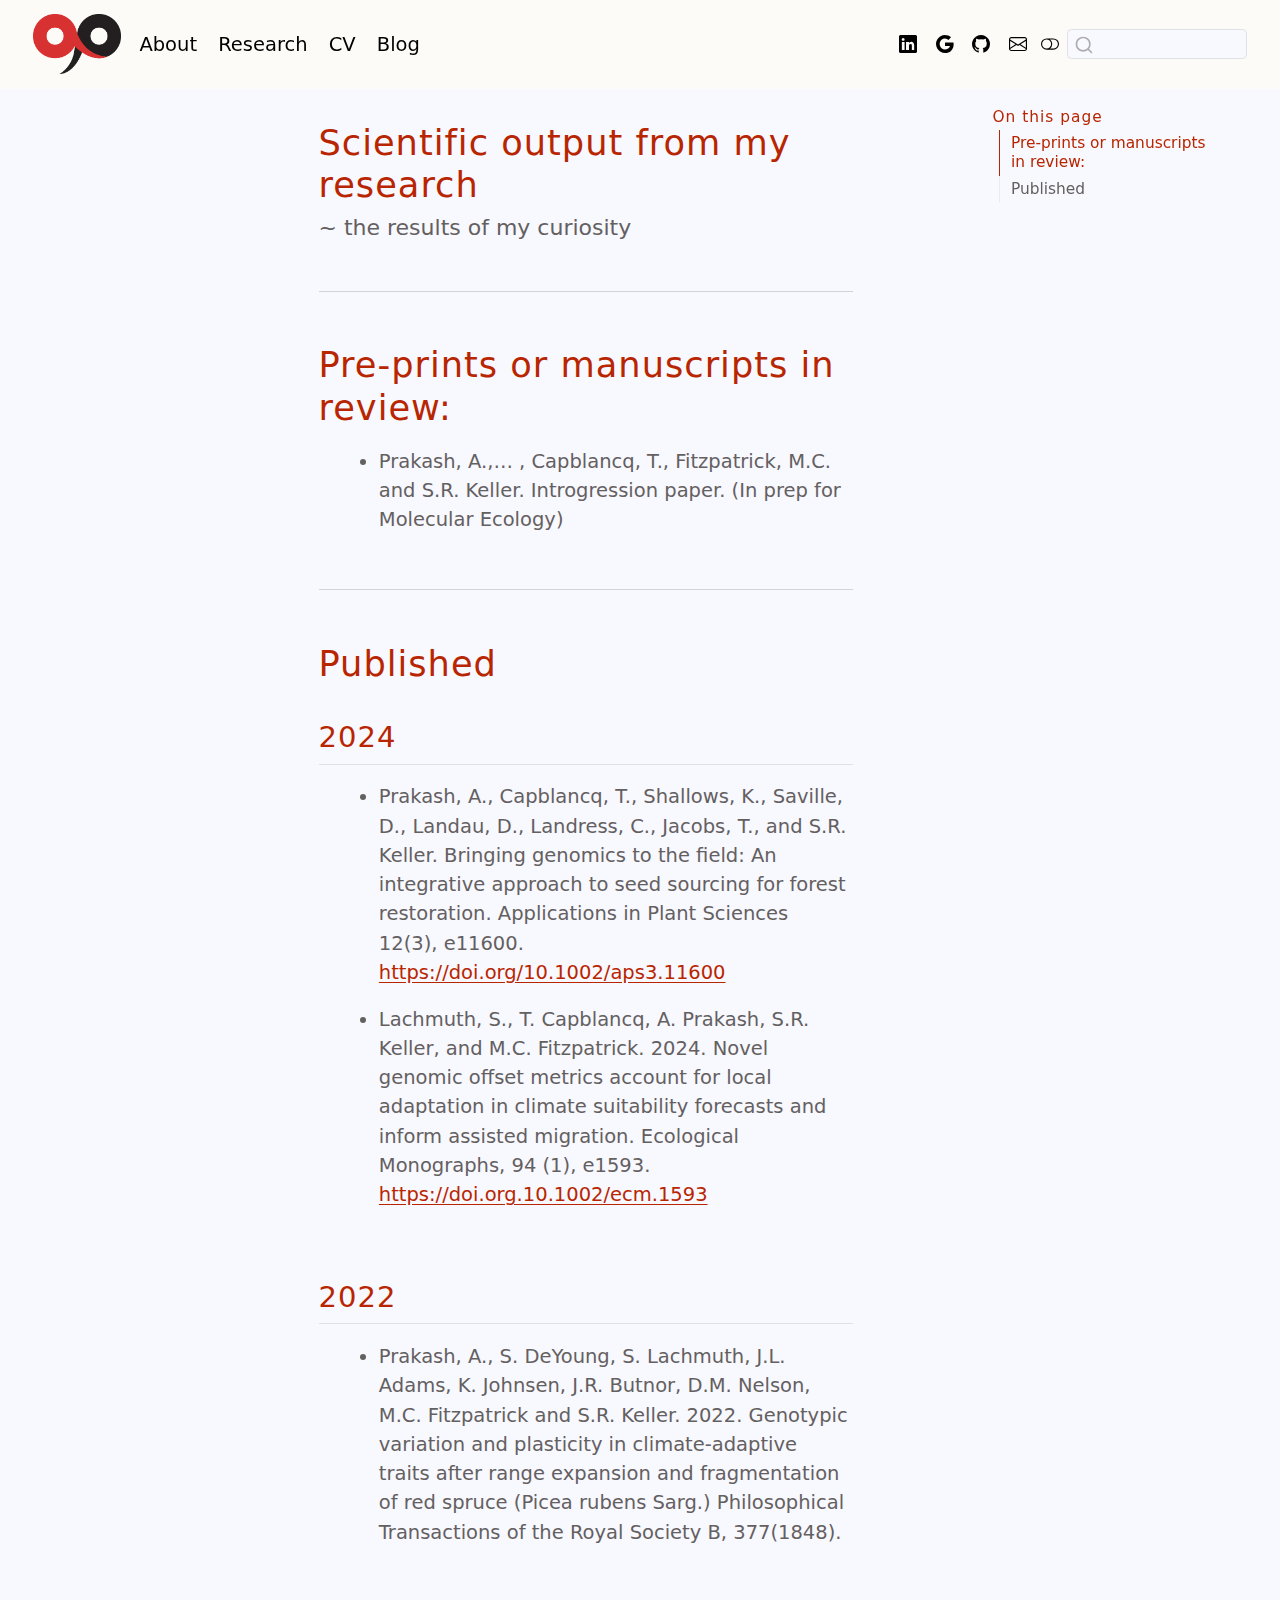
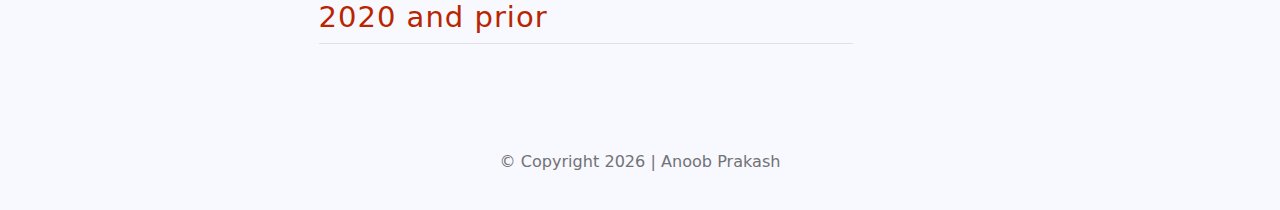
<file: docs/publications/publications.html>
<!DOCTYPE html>
<html xmlns="http://www.w3.org/1999/xhtml" lang="en" xml:lang="en"><head>

<meta charset="utf-8">
<meta name="generator" content="quarto-1.7.29">

<meta name="viewport" content="width=device-width, initial-scale=1.0, user-scalable=yes">


<title>Scientific output from my research</title>
<style>
code{white-space: pre-wrap;}
span.smallcaps{font-variant: small-caps;}
div.columns{display: flex; gap: min(4vw, 1.5em);}
div.column{flex: auto; overflow-x: auto;}
div.hanging-indent{margin-left: 1.5em; text-indent: -1.5em;}
ul.task-list{list-style: none;}
ul.task-list li input[type="checkbox"] {
  width: 0.8em;
  margin: 0 0.8em 0.2em -1em; /* quarto-specific, see https://github.com/quarto-dev/quarto-cli/issues/4556 */ 
  vertical-align: middle;
}
</style>


<script src="../site_libs/quarto-nav/quarto-nav.js"></script>
<script src="../site_libs/clipboard/clipboard.min.js"></script>
<script src="../site_libs/quarto-search/autocomplete.umd.js"></script>
<script src="../site_libs/quarto-search/fuse.min.js"></script>
<script src="../site_libs/quarto-search/quarto-search.js"></script>
<meta name="quarto:offset" content="../">
<link href="../img/AP_logo.png" rel="icon" type="image/png">
<script src="../site_libs/quarto-html/quarto.js" type="module"></script>
<script src="../site_libs/quarto-html/tabsets/tabsets.js" type="module"></script>
<script src="../site_libs/quarto-html/popper.min.js"></script>
<script src="../site_libs/quarto-html/tippy.umd.min.js"></script>
<script src="../site_libs/quarto-html/anchor.min.js"></script>
<link href="../site_libs/quarto-html/tippy.css" rel="stylesheet">
<link href="../site_libs/quarto-html/quarto-syntax-highlighting-9cfdc87e16b2bf3d6786c761657ef46f.css" rel="stylesheet" class="quarto-color-scheme" id="quarto-text-highlighting-styles">
<link href="../site_libs/quarto-html/quarto-syntax-highlighting-dark-9cfdc87e16b2bf3d6786c761657ef46f.css" rel="stylesheet" class="quarto-color-scheme quarto-color-alternate" id="quarto-text-highlighting-styles">
<link href="../site_libs/quarto-html/quarto-syntax-highlighting-9cfdc87e16b2bf3d6786c761657ef46f.css" rel="stylesheet" class="quarto-color-scheme-extra" id="quarto-text-highlighting-styles">
<script src="../site_libs/bootstrap/bootstrap.min.js"></script>
<link href="../site_libs/bootstrap/bootstrap-icons.css" rel="stylesheet">
<link href="../site_libs/bootstrap/bootstrap-bd97a3022c582ce80c2a91bbbf8632b4.min.css" rel="stylesheet" append-hash="true" class="quarto-color-scheme" id="quarto-bootstrap" data-mode="light">
<link href="../site_libs/bootstrap/bootstrap-dark-7e0ad6fb759960cf8d0da7644ddfdef0.min.css" rel="stylesheet" append-hash="true" class="quarto-color-scheme quarto-color-alternate" id="quarto-bootstrap" data-mode="dark">
<link href="../site_libs/bootstrap/bootstrap-bd97a3022c582ce80c2a91bbbf8632b4.min.css" rel="stylesheet" append-hash="true" class="quarto-color-scheme-extra" id="quarto-bootstrap" data-mode="light">
<script id="quarto-search-options" type="application/json">{
  "location": "navbar",
  "copy-button": false,
  "collapse-after": 3,
  "panel-placement": "end",
  "type": "textbox",
  "limit": 50,
  "keyboard-shortcut": [
    "f",
    "/",
    "s"
  ],
  "language": {
    "search-no-results-text": "No results",
    "search-matching-documents-text": "matching documents",
    "search-copy-link-title": "Copy link to search",
    "search-hide-matches-text": "Hide additional matches",
    "search-more-match-text": "more match in this document",
    "search-more-matches-text": "more matches in this document",
    "search-clear-button-title": "Clear",
    "search-text-placeholder": "",
    "search-detached-cancel-button-title": "Cancel",
    "search-submit-button-title": "Submit",
    "search-label": "Search"
  }
}</script>


</head>

<body class="nav-fixed quarto-light"><script id="quarto-html-before-body" type="application/javascript">
    const toggleBodyColorMode = (bsSheetEl) => {
      const mode = bsSheetEl.getAttribute("data-mode");
      const bodyEl = window.document.querySelector("body");
      if (mode === "dark") {
        bodyEl.classList.add("quarto-dark");
        bodyEl.classList.remove("quarto-light");
      } else {
        bodyEl.classList.add("quarto-light");
        bodyEl.classList.remove("quarto-dark");
      }
    }
    const toggleBodyColorPrimary = () => {
      const bsSheetEl = window.document.querySelector("link#quarto-bootstrap:not([rel=disabled-stylesheet])");
      if (bsSheetEl) {
        toggleBodyColorMode(bsSheetEl);
      }
    }
    const setColorSchemeToggle = (alternate) => {
      const toggles = window.document.querySelectorAll('.quarto-color-scheme-toggle');
      for (let i=0; i < toggles.length; i++) {
        const toggle = toggles[i];
        if (toggle) {
          if (alternate) {
            toggle.classList.add("alternate");
          } else {
            toggle.classList.remove("alternate");
          }
        }
      }
    };
    const toggleColorMode = (alternate) => {
      // Switch the stylesheets
      const primaryStylesheets = window.document.querySelectorAll('link.quarto-color-scheme:not(.quarto-color-alternate)');
      const alternateStylesheets = window.document.querySelectorAll('link.quarto-color-scheme.quarto-color-alternate');
      manageTransitions('#quarto-margin-sidebar .nav-link', false);
      if (alternate) {
        // note: dark is layered on light, we don't disable primary!
        enableStylesheet(alternateStylesheets);
        for (const sheetNode of alternateStylesheets) {
          if (sheetNode.id === "quarto-bootstrap") {
            toggleBodyColorMode(sheetNode);
          }
        }
      } else {
        disableStylesheet(alternateStylesheets);
        enableStylesheet(primaryStylesheets)
        toggleBodyColorPrimary();
      }
      manageTransitions('#quarto-margin-sidebar .nav-link', true);
      // Switch the toggles
      setColorSchemeToggle(alternate)
      // Hack to workaround the fact that safari doesn't
      // properly recolor the scrollbar when toggling (#1455)
      if (navigator.userAgent.indexOf('Safari') > 0 && navigator.userAgent.indexOf('Chrome') == -1) {
        manageTransitions("body", false);
        window.scrollTo(0, 1);
        setTimeout(() => {
          window.scrollTo(0, 0);
          manageTransitions("body", true);
        }, 40);
      }
    }
    const disableStylesheet = (stylesheets) => {
      for (let i=0; i < stylesheets.length; i++) {
        const stylesheet = stylesheets[i];
        stylesheet.rel = 'disabled-stylesheet';
      }
    }
    const enableStylesheet = (stylesheets) => {
      for (let i=0; i < stylesheets.length; i++) {
        const stylesheet = stylesheets[i];
        if(stylesheet.rel !== 'stylesheet') { // for Chrome, which will still FOUC without this check
          stylesheet.rel = 'stylesheet';
        }
      }
    }
    const manageTransitions = (selector, allowTransitions) => {
      const els = window.document.querySelectorAll(selector);
      for (let i=0; i < els.length; i++) {
        const el = els[i];
        if (allowTransitions) {
          el.classList.remove('notransition');
        } else {
          el.classList.add('notransition');
        }
      }
    }
    const isFileUrl = () => {
      return window.location.protocol === 'file:';
    }
    const hasAlternateSentinel = () => {
      let styleSentinel = getColorSchemeSentinel();
      if (styleSentinel !== null) {
        return styleSentinel === "alternate";
      } else {
        return false;
      }
    }
    const setStyleSentinel = (alternate) => {
      const value = alternate ? "alternate" : "default";
      if (!isFileUrl()) {
        window.localStorage.setItem("quarto-color-scheme", value);
      } else {
        localAlternateSentinel = value;
      }
    }
    const getColorSchemeSentinel = () => {
      if (!isFileUrl()) {
        const storageValue = window.localStorage.getItem("quarto-color-scheme");
        return storageValue != null ? storageValue : localAlternateSentinel;
      } else {
        return localAlternateSentinel;
      }
    }
    const toggleGiscusIfUsed = (isAlternate, darkModeDefault) => {
      const baseTheme = document.querySelector('#giscus-base-theme')?.value ?? 'light';
      const alternateTheme = document.querySelector('#giscus-alt-theme')?.value ?? 'dark';
      let newTheme = '';
      if(authorPrefersDark) {
        newTheme = isAlternate ? baseTheme : alternateTheme;
      } else {
        newTheme = isAlternate ? alternateTheme : baseTheme;
      }
      const changeGiscusTheme = () => {
        // From: https://github.com/giscus/giscus/issues/336
        const sendMessage = (message) => {
          const iframe = document.querySelector('iframe.giscus-frame');
          if (!iframe) return;
          iframe.contentWindow.postMessage({ giscus: message }, 'https://giscus.app');
        }
        sendMessage({
          setConfig: {
            theme: newTheme
          }
        });
      }
      const isGiscussLoaded = window.document.querySelector('iframe.giscus-frame') !== null;
      if (isGiscussLoaded) {
        changeGiscusTheme();
      }
    };
    const authorPrefersDark = false;
    const darkModeDefault = authorPrefersDark;
      document.querySelector('link#quarto-text-highlighting-styles.quarto-color-scheme-extra').rel = 'disabled-stylesheet';
      document.querySelector('link#quarto-bootstrap.quarto-color-scheme-extra').rel = 'disabled-stylesheet';
    let localAlternateSentinel = darkModeDefault ? 'alternate' : 'default';
    // Dark / light mode switch
    window.quartoToggleColorScheme = () => {
      // Read the current dark / light value
      let toAlternate = !hasAlternateSentinel();
      toggleColorMode(toAlternate);
      setStyleSentinel(toAlternate);
      toggleGiscusIfUsed(toAlternate, darkModeDefault);
    };
    // Switch to dark mode if need be
    if (hasAlternateSentinel()) {
      toggleColorMode(true);
    } else {
      toggleColorMode(false);
    }
  </script>

<div id="quarto-search-results"></div>
  <header id="quarto-header" class="headroom fixed-top">
    <nav class="navbar navbar-expand-lg " data-bs-theme="dark">
      <div class="navbar-container container-fluid">
      <div class="navbar-brand-container mx-auto">
    <a href="../index.html" class="navbar-brand navbar-brand-logo">
    <img src="../img/AP_logo.png" alt="" class="navbar-logo">
    </a>
  </div>
            <div id="quarto-search" class="" title="Search"></div>
          <button class="navbar-toggler" type="button" data-bs-toggle="collapse" data-bs-target="#navbarCollapse" aria-controls="navbarCollapse" role="menu" aria-expanded="false" aria-label="Toggle navigation" onclick="if (window.quartoToggleHeadroom) { window.quartoToggleHeadroom(); }">
  <span class="navbar-toggler-icon"></span>
</button>
          <div class="collapse navbar-collapse" id="navbarCollapse">
            <ul class="navbar-nav navbar-nav-scroll me-auto">
  <li class="nav-item">
    <a class="nav-link" href="../about.html"> 
<span class="menu-text">About</span></a>
  </li>  
  <li class="nav-item">
    <a class="nav-link" href="../research/research.html"> 
<span class="menu-text">Research</span></a>
  </li>  
  <li class="nav-item">
    <a class="nav-link" href="../cv/cv.html"> 
<span class="menu-text">CV</span></a>
  </li>  
  <li class="nav-item">
    <a class="nav-link" href="../photos/photos.html"> 
<span class="menu-text">Blog</span></a>
  </li>  
</ul>
            <ul class="navbar-nav navbar-nav-scroll ms-auto">
  <li class="nav-item compact">
    <a class="nav-link" href="https://www.linkedin.com/in/anoob-prakash/"> <i class="bi bi-linkedin" role="img">
</i> 
<span class="menu-text"></span></a>
  </li>  
  <li class="nav-item compact">
    <a class="nav-link" href="https://scholar.google.com/citations?hl=en&amp;user=jIOSRMkAAAAJ"> <i class="bi bi-google" role="img">
</i> 
<span class="menu-text"></span></a>
  </li>  
  <li class="nav-item compact">
    <a class="nav-link" href="https://github.com/anoobvinu07"> <i class="bi bi-github" role="img">
</i> 
<span class="menu-text"></span></a>
  </li>  
  <li class="nav-item compact">
    <a class="nav-link" href="mailto:anoobvinu@gmail.com"> <i class="bi bi-envelope" role="img" aria-label="email">
</i> 
<span class="menu-text"></span></a>
  </li>  
</ul>
          </div> <!-- /navcollapse -->
            <div class="quarto-navbar-tools">
  <a href="" class="quarto-color-scheme-toggle quarto-navigation-tool  px-1" onclick="window.quartoToggleColorScheme(); return false;" title="Toggle dark mode"><i class="bi"></i></a>
</div>
      </div> <!-- /container-fluid -->
    </nav>
</header>
<!-- content -->
<div id="quarto-content" class="quarto-container page-columns page-rows-contents page-layout-article page-navbar">
<!-- sidebar -->
<!-- margin-sidebar -->
    <div id="quarto-margin-sidebar" class="sidebar margin-sidebar">
        <nav id="TOC" role="doc-toc" class="toc-active">
    <h2 id="toc-title">On this page</h2>
   
  <ul>
  <li><a href="#pre-prints-or-manuscripts-in-review" id="toc-pre-prints-or-manuscripts-in-review" class="nav-link active" data-scroll-target="#pre-prints-or-manuscripts-in-review">Pre-prints or manuscripts in review:</a></li>
  <li><a href="#published" id="toc-published" class="nav-link" data-scroll-target="#published">Published</a>
  <ul>
  <li><a href="#section" id="toc-section" class="nav-link" data-scroll-target="#section">2024</a></li>
  <li><a href="#section-1" id="toc-section-1" class="nav-link" data-scroll-target="#section-1">2022</a></li>
  <li><a href="#and-prior" id="toc-and-prior" class="nav-link" data-scroll-target="#and-prior">2020 and prior</a></li>
  </ul></li>
  </ul>
</nav>
    </div>
<!-- main -->
<main class="content page-columns page-full" id="quarto-document-content">


<header id="title-block-header" class="quarto-title-block default">
<div class="quarto-title">
<h1 class="title">Scientific output from my research</h1>
<p class="subtitle lead">~ the results of my curiosity</p>
</div>



<div class="quarto-title-meta">

    
  
    
  </div>
  


</header>


<hr>
<section id="pre-prints-or-manuscripts-in-review" class="level1 page-columns page-full">
<h1>Pre-prints or manuscripts in review:</h1>
<div class="column-default">
<div class="quarto-layout-panel" data-layout="[ 1, 99 ]">
<div class="quarto-layout-row">
<div id="first-column" class="quarto-layout-cell" style="flex-basis: 1.0%;justify-content: flex-start;">

</div>
<div id="second-column" class="quarto-layout-cell" style="flex-basis: 99.0%;justify-content: flex-start;">
<ul>
<li>Prakash, A.,… , Capblancq, T., Fitzpatrick, M.C. and S.R. Keller. Introgression paper. (In prep for Molecular Ecology)</li>
</ul>
</div>
</div>
</div>
</div>
<hr>
</section>
<section id="published" class="level1">
<h1>Published</h1>
<section id="section" class="level2">
<h2 class="anchored" data-anchor-id="section">2024</h2>
<div class="quarto-layout-panel" data-layout="[ 1, 99 ]">
<div class="quarto-layout-row">
<div id="first-column" class="quarto-layout-cell" style="flex-basis: 1.0%;justify-content: flex-start;">

</div>
<div id="second-column" class="quarto-layout-cell" style="flex-basis: 99.0%;justify-content: flex-start;">
<ul>
<li><p>Prakash, A., Capblancq, T., Shallows, K., Saville, D., Landau, D., Landress, C., Jacobs, T., and S.R. Keller. Bringing genomics to the field: An integrative approach to seed sourcing for forest restoration. Applications in Plant Sciences 12(3), e11600. <a href="https://doi.org/10.1002/aps3.11600" class="uri">https://doi.org/10.1002/aps3.11600</a></p></li>
<li><p>Lachmuth, S., T. Capblancq, A. Prakash, S.R. Keller, and M.C. Fitzpatrick. 2024. Novel genomic offset metrics account for local adaptation in climate suitability forecasts and inform assisted migration. Ecological Monographs, 94 (1), e1593. <a href="https://doi.org.10.1002/ecm.1593" class="uri">https://doi.org.10.1002/ecm.1593</a></p></li>
</ul>
</div>
</div>
</div>
</section>
<section id="section-1" class="level2">
<h2 class="anchored" data-anchor-id="section-1">2022</h2>
<div class="quarto-layout-panel" data-layout="[ 1, 99 ]">
<div class="quarto-layout-row">
<div id="first-column" class="quarto-layout-cell" style="flex-basis: 1.0%;justify-content: flex-start;">

</div>
<div id="second-column" class="quarto-layout-cell" style="flex-basis: 99.0%;justify-content: flex-start;">
<ul>
<li>Prakash, A., S. DeYoung, S. Lachmuth, J.L. Adams, K. Johnsen, J.R. Butnor, D.M. Nelson, M.C. Fitzpatrick and S.R. Keller. 2022. Genotypic variation and plasticity in climate-adaptive traits after range expansion and fragmentation of red spruce (Picea rubens Sarg.) Philosophical Transactions of the Royal Society B, 377(1848).</li>
</ul>
</div>
</div>
</div>
</section>
<section id="and-prior" class="level2">
<h2 class="anchored" data-anchor-id="and-prior">2020 and prior</h2>


</section>
</section>

</main> <!-- /main -->
<script id="quarto-html-after-body" type="application/javascript">
  window.document.addEventListener("DOMContentLoaded", function (event) {
    // Ensure there is a toggle, if there isn't float one in the top right
    if (window.document.querySelector('.quarto-color-scheme-toggle') === null) {
      const a = window.document.createElement('a');
      a.classList.add('top-right');
      a.classList.add('quarto-color-scheme-toggle');
      a.href = "";
      a.onclick = function() { try { window.quartoToggleColorScheme(); } catch {} return false; };
      const i = window.document.createElement("i");
      i.classList.add('bi');
      a.appendChild(i);
      window.document.body.appendChild(a);
    }
    setColorSchemeToggle(hasAlternateSentinel())
    const icon = "";
    const anchorJS = new window.AnchorJS();
    anchorJS.options = {
      placement: 'right',
      icon: icon
    };
    anchorJS.add('.anchored');
    const isCodeAnnotation = (el) => {
      for (const clz of el.classList) {
        if (clz.startsWith('code-annotation-')) {                     
          return true;
        }
      }
      return false;
    }
    const onCopySuccess = function(e) {
      // button target
      const button = e.trigger;
      // don't keep focus
      button.blur();
      // flash "checked"
      button.classList.add('code-copy-button-checked');
      var currentTitle = button.getAttribute("title");
      button.setAttribute("title", "Copied!");
      let tooltip;
      if (window.bootstrap) {
        button.setAttribute("data-bs-toggle", "tooltip");
        button.setAttribute("data-bs-placement", "left");
        button.setAttribute("data-bs-title", "Copied!");
        tooltip = new bootstrap.Tooltip(button, 
          { trigger: "manual", 
            customClass: "code-copy-button-tooltip",
            offset: [0, -8]});
        tooltip.show();    
      }
      setTimeout(function() {
        if (tooltip) {
          tooltip.hide();
          button.removeAttribute("data-bs-title");
          button.removeAttribute("data-bs-toggle");
          button.removeAttribute("data-bs-placement");
        }
        button.setAttribute("title", currentTitle);
        button.classList.remove('code-copy-button-checked');
      }, 1000);
      // clear code selection
      e.clearSelection();
    }
    const getTextToCopy = function(trigger) {
        const codeEl = trigger.previousElementSibling.cloneNode(true);
        for (const childEl of codeEl.children) {
          if (isCodeAnnotation(childEl)) {
            childEl.remove();
          }
        }
        return codeEl.innerText;
    }
    const clipboard = new window.ClipboardJS('.code-copy-button:not([data-in-quarto-modal])', {
      text: getTextToCopy
    });
    clipboard.on('success', onCopySuccess);
    if (window.document.getElementById('quarto-embedded-source-code-modal')) {
      const clipboardModal = new window.ClipboardJS('.code-copy-button[data-in-quarto-modal]', {
        text: getTextToCopy,
        container: window.document.getElementById('quarto-embedded-source-code-modal')
      });
      clipboardModal.on('success', onCopySuccess);
    }
      var localhostRegex = new RegExp(/^(?:http|https):\/\/localhost\:?[0-9]*\//);
      var mailtoRegex = new RegExp(/^mailto:/);
        var filterRegex = new RegExp('/' + window.location.host + '/');
      var isInternal = (href) => {
          return filterRegex.test(href) || localhostRegex.test(href) || mailtoRegex.test(href);
      }
      // Inspect non-navigation links and adorn them if external
     var links = window.document.querySelectorAll('a[href]:not(.nav-link):not(.navbar-brand):not(.toc-action):not(.sidebar-link):not(.sidebar-item-toggle):not(.pagination-link):not(.no-external):not([aria-hidden]):not(.dropdown-item):not(.quarto-navigation-tool):not(.about-link)');
      for (var i=0; i<links.length; i++) {
        const link = links[i];
        if (!isInternal(link.href)) {
          // undo the damage that might have been done by quarto-nav.js in the case of
          // links that we want to consider external
          if (link.dataset.originalHref !== undefined) {
            link.href = link.dataset.originalHref;
          }
        }
      }
    function tippyHover(el, contentFn, onTriggerFn, onUntriggerFn) {
      const config = {
        allowHTML: true,
        maxWidth: 500,
        delay: 100,
        arrow: false,
        appendTo: function(el) {
            return el.parentElement;
        },
        interactive: true,
        interactiveBorder: 10,
        theme: 'quarto',
        placement: 'bottom-start',
      };
      if (contentFn) {
        config.content = contentFn;
      }
      if (onTriggerFn) {
        config.onTrigger = onTriggerFn;
      }
      if (onUntriggerFn) {
        config.onUntrigger = onUntriggerFn;
      }
      window.tippy(el, config); 
    }
    const noterefs = window.document.querySelectorAll('a[role="doc-noteref"]');
    for (var i=0; i<noterefs.length; i++) {
      const ref = noterefs[i];
      tippyHover(ref, function() {
        // use id or data attribute instead here
        let href = ref.getAttribute('data-footnote-href') || ref.getAttribute('href');
        try { href = new URL(href).hash; } catch {}
        const id = href.replace(/^#\/?/, "");
        const note = window.document.getElementById(id);
        if (note) {
          return note.innerHTML;
        } else {
          return "";
        }
      });
    }
    const xrefs = window.document.querySelectorAll('a.quarto-xref');
    const processXRef = (id, note) => {
      // Strip column container classes
      const stripColumnClz = (el) => {
        el.classList.remove("page-full", "page-columns");
        if (el.children) {
          for (const child of el.children) {
            stripColumnClz(child);
          }
        }
      }
      stripColumnClz(note)
      if (id === null || id.startsWith('sec-')) {
        // Special case sections, only their first couple elements
        const container = document.createElement("div");
        if (note.children && note.children.length > 2) {
          container.appendChild(note.children[0].cloneNode(true));
          for (let i = 1; i < note.children.length; i++) {
            const child = note.children[i];
            if (child.tagName === "P" && child.innerText === "") {
              continue;
            } else {
              container.appendChild(child.cloneNode(true));
              break;
            }
          }
          if (window.Quarto?.typesetMath) {
            window.Quarto.typesetMath(container);
          }
          return container.innerHTML
        } else {
          if (window.Quarto?.typesetMath) {
            window.Quarto.typesetMath(note);
          }
          return note.innerHTML;
        }
      } else {
        // Remove any anchor links if they are present
        const anchorLink = note.querySelector('a.anchorjs-link');
        if (anchorLink) {
          anchorLink.remove();
        }
        if (window.Quarto?.typesetMath) {
          window.Quarto.typesetMath(note);
        }
        if (note.classList.contains("callout")) {
          return note.outerHTML;
        } else {
          return note.innerHTML;
        }
      }
    }
    for (var i=0; i<xrefs.length; i++) {
      const xref = xrefs[i];
      tippyHover(xref, undefined, function(instance) {
        instance.disable();
        let url = xref.getAttribute('href');
        let hash = undefined; 
        if (url.startsWith('#')) {
          hash = url;
        } else {
          try { hash = new URL(url).hash; } catch {}
        }
        if (hash) {
          const id = hash.replace(/^#\/?/, "");
          const note = window.document.getElementById(id);
          if (note !== null) {
            try {
              const html = processXRef(id, note.cloneNode(true));
              instance.setContent(html);
            } finally {
              instance.enable();
              instance.show();
            }
          } else {
            // See if we can fetch this
            fetch(url.split('#')[0])
            .then(res => res.text())
            .then(html => {
              const parser = new DOMParser();
              const htmlDoc = parser.parseFromString(html, "text/html");
              const note = htmlDoc.getElementById(id);
              if (note !== null) {
                const html = processXRef(id, note);
                instance.setContent(html);
              } 
            }).finally(() => {
              instance.enable();
              instance.show();
            });
          }
        } else {
          // See if we can fetch a full url (with no hash to target)
          // This is a special case and we should probably do some content thinning / targeting
          fetch(url)
          .then(res => res.text())
          .then(html => {
            const parser = new DOMParser();
            const htmlDoc = parser.parseFromString(html, "text/html");
            const note = htmlDoc.querySelector('main.content');
            if (note !== null) {
              // This should only happen for chapter cross references
              // (since there is no id in the URL)
              // remove the first header
              if (note.children.length > 0 && note.children[0].tagName === "HEADER") {
                note.children[0].remove();
              }
              const html = processXRef(null, note);
              instance.setContent(html);
            } 
          }).finally(() => {
            instance.enable();
            instance.show();
          });
        }
      }, function(instance) {
      });
    }
        let selectedAnnoteEl;
        const selectorForAnnotation = ( cell, annotation) => {
          let cellAttr = 'data-code-cell="' + cell + '"';
          let lineAttr = 'data-code-annotation="' +  annotation + '"';
          const selector = 'span[' + cellAttr + '][' + lineAttr + ']';
          return selector;
        }
        const selectCodeLines = (annoteEl) => {
          const doc = window.document;
          const targetCell = annoteEl.getAttribute("data-target-cell");
          const targetAnnotation = annoteEl.getAttribute("data-target-annotation");
          const annoteSpan = window.document.querySelector(selectorForAnnotation(targetCell, targetAnnotation));
          const lines = annoteSpan.getAttribute("data-code-lines").split(",");
          const lineIds = lines.map((line) => {
            return targetCell + "-" + line;
          })
          let top = null;
          let height = null;
          let parent = null;
          if (lineIds.length > 0) {
              //compute the position of the single el (top and bottom and make a div)
              const el = window.document.getElementById(lineIds[0]);
              top = el.offsetTop;
              height = el.offsetHeight;
              parent = el.parentElement.parentElement;
            if (lineIds.length > 1) {
              const lastEl = window.document.getElementById(lineIds[lineIds.length - 1]);
              const bottom = lastEl.offsetTop + lastEl.offsetHeight;
              height = bottom - top;
            }
            if (top !== null && height !== null && parent !== null) {
              // cook up a div (if necessary) and position it 
              let div = window.document.getElementById("code-annotation-line-highlight");
              if (div === null) {
                div = window.document.createElement("div");
                div.setAttribute("id", "code-annotation-line-highlight");
                div.style.position = 'absolute';
                parent.appendChild(div);
              }
              div.style.top = top - 2 + "px";
              div.style.height = height + 4 + "px";
              div.style.left = 0;
              let gutterDiv = window.document.getElementById("code-annotation-line-highlight-gutter");
              if (gutterDiv === null) {
                gutterDiv = window.document.createElement("div");
                gutterDiv.setAttribute("id", "code-annotation-line-highlight-gutter");
                gutterDiv.style.position = 'absolute';
                const codeCell = window.document.getElementById(targetCell);
                const gutter = codeCell.querySelector('.code-annotation-gutter');
                gutter.appendChild(gutterDiv);
              }
              gutterDiv.style.top = top - 2 + "px";
              gutterDiv.style.height = height + 4 + "px";
            }
            selectedAnnoteEl = annoteEl;
          }
        };
        const unselectCodeLines = () => {
          const elementsIds = ["code-annotation-line-highlight", "code-annotation-line-highlight-gutter"];
          elementsIds.forEach((elId) => {
            const div = window.document.getElementById(elId);
            if (div) {
              div.remove();
            }
          });
          selectedAnnoteEl = undefined;
        };
          // Handle positioning of the toggle
      window.addEventListener(
        "resize",
        throttle(() => {
          elRect = undefined;
          if (selectedAnnoteEl) {
            selectCodeLines(selectedAnnoteEl);
          }
        }, 10)
      );
      function throttle(fn, ms) {
      let throttle = false;
      let timer;
        return (...args) => {
          if(!throttle) { // first call gets through
              fn.apply(this, args);
              throttle = true;
          } else { // all the others get throttled
              if(timer) clearTimeout(timer); // cancel #2
              timer = setTimeout(() => {
                fn.apply(this, args);
                timer = throttle = false;
              }, ms);
          }
        };
      }
        // Attach click handler to the DT
        const annoteDls = window.document.querySelectorAll('dt[data-target-cell]');
        for (const annoteDlNode of annoteDls) {
          annoteDlNode.addEventListener('click', (event) => {
            const clickedEl = event.target;
            if (clickedEl !== selectedAnnoteEl) {
              unselectCodeLines();
              const activeEl = window.document.querySelector('dt[data-target-cell].code-annotation-active');
              if (activeEl) {
                activeEl.classList.remove('code-annotation-active');
              }
              selectCodeLines(clickedEl);
              clickedEl.classList.add('code-annotation-active');
            } else {
              // Unselect the line
              unselectCodeLines();
              clickedEl.classList.remove('code-annotation-active');
            }
          });
        }
    const findCites = (el) => {
      const parentEl = el.parentElement;
      if (parentEl) {
        const cites = parentEl.dataset.cites;
        if (cites) {
          return {
            el,
            cites: cites.split(' ')
          };
        } else {
          return findCites(el.parentElement)
        }
      } else {
        return undefined;
      }
    };
    var bibliorefs = window.document.querySelectorAll('a[role="doc-biblioref"]');
    for (var i=0; i<bibliorefs.length; i++) {
      const ref = bibliorefs[i];
      const citeInfo = findCites(ref);
      if (citeInfo) {
        tippyHover(citeInfo.el, function() {
          var popup = window.document.createElement('div');
          citeInfo.cites.forEach(function(cite) {
            var citeDiv = window.document.createElement('div');
            citeDiv.classList.add('hanging-indent');
            citeDiv.classList.add('csl-entry');
            var biblioDiv = window.document.getElementById('ref-' + cite);
            if (biblioDiv) {
              citeDiv.innerHTML = biblioDiv.innerHTML;
            }
            popup.appendChild(citeDiv);
          });
          return popup.innerHTML;
        });
      }
    }
  });
  </script>
</div> <!-- /content -->
<footer class="footer">
  <div class="nav-footer">
    <div class="nav-footer-left">
      &nbsp;
    </div>   
    <div class="nav-footer-center">
<span class="faux-block"> © Copyright <span id="year"></span> | Anoob Prakash </span>
<script>
  document.getElementById("year").textContent = new Date().getFullYear();
</script>
</div>
    <div class="nav-footer-right">
      &nbsp;
    </div>
  </div>
</footer>




</body></html>
</file>
<file: docs/site_libs/quarto-html/tippy.css>
.tippy-box[data-animation=fade][data-state=hidden]{opacity:0}[data-tippy-root]{max-width:calc(100vw - 10px)}.tippy-box{position:relative;background-color:#333;color:#fff;border-radius:4px;font-size:14px;line-height:1.4;white-space:normal;outline:0;transition-property:transform,visibility,opacity}.tippy-box[data-placement^=top]>.tippy-arrow{bottom:0}.tippy-box[data-placement^=top]>.tippy-arrow:before{bottom:-7px;left:0;border-width:8px 8px 0;border-top-color:initial;transform-origin:center top}.tippy-box[data-placement^=bottom]>.tippy-arrow{top:0}.tippy-box[data-placement^=bottom]>.tippy-arrow:before{top:-7px;left:0;border-width:0 8px 8px;border-bottom-color:initial;transform-origin:center bottom}.tippy-box[data-placement^=left]>.tippy-arrow{right:0}.tippy-box[data-placement^=left]>.tippy-arrow:before{border-width:8px 0 8px 8px;border-left-color:initial;right:-7px;transform-origin:center left}.tippy-box[data-placement^=right]>.tippy-arrow{left:0}.tippy-box[data-placement^=right]>.tippy-arrow:before{left:-7px;border-width:8px 8px 8px 0;border-right-color:initial;transform-origin:center right}.tippy-box[data-inertia][data-state=visible]{transition-timing-function:cubic-bezier(.54,1.5,.38,1.11)}.tippy-arrow{width:16px;height:16px;color:#333}.tippy-arrow:before{content:"";position:absolute;border-color:transparent;border-style:solid}.tippy-content{position:relative;padding:5px 9px;z-index:1}
</file>
<file: docs/site_libs/quarto-html/quarto-syntax-highlighting-9cfdc87e16b2bf3d6786c761657ef46f.css>
/* quarto syntax highlight colors */
:root {
  --quarto-hl-al-color: #ef2929;
  --quarto-hl-an-color: #8f5902;
  --quarto-hl-at-color: #204a87;
  --quarto-hl-bn-color: #0000cf;
  --quarto-hl-ch-color: #4e9a06;
  --quarto-hl-co-color: #8f5902;
  --quarto-hl-cv-color: #8f5902;
  --quarto-hl-cn-color: #8f5902;
  --quarto-hl-cf-color: #204a87;
  --quarto-hl-dt-color: #204a87;
  --quarto-hl-dv-color: #0000cf;
  --quarto-hl-do-color: #8f5902;
  --quarto-hl-er-color: #a40000;
  --quarto-hl-ex-color: inherit;
  --quarto-hl-fl-color: #0000cf;
  --quarto-hl-fu-color: #204a87;
  --quarto-hl-im-color: inherit;
  --quarto-hl-in-color: #8f5902;
  --quarto-hl-kw-color: #204a87;
  --quarto-hl-op-color: #ce5c00;
  --quarto-hl-ot-color: #8f5902;
  --quarto-hl-pp-color: #8f5902;
  --quarto-hl-sc-color: #ce5c00;
  --quarto-hl-ss-color: #4e9a06;
  --quarto-hl-st-color: #4e9a06;
  --quarto-hl-va-color: #000000;
  --quarto-hl-vs-color: #4e9a06;
  --quarto-hl-wa-color: #8f5902;
}

/* other quarto variables */
:root {
  --quarto-font-monospace: SFMono-Regular, Menlo, Monaco, Consolas, "Liberation Mono", "Courier New", monospace;
}

/* syntax highlight based on Pandoc's rules */
/* Alert */
code span.al {
  color: #ef2929;
  font-style: inherit;
}

/* Annotation */
code span.an {
  color: #8f5902;
  font-weight: bold;
  font-style: italic;
}

/* Attribute */
code span.at {
  color: #204a87;
  font-style: inherit;
}

/* BaseN */
code span.bn {
  color: #0000cf;
  font-style: inherit;
}

/* ControlFlow */
code span.cf {
  color: #204a87;
  font-weight: bold;
  font-style: inherit;
}

/* Char */
code span.ch {
  color: #4e9a06;
  font-style: inherit;
}

/* Constant */
code span.cn {
  color: #8f5902;
  font-style: inherit;
}

/* Comment */
code span.co {
  color: #8f5902;
  font-style: italic;
}

/* CommentVar */
code span.cv {
  color: #8f5902;
  font-weight: bold;
  font-style: italic;
}

/* Documentation */
code span.do {
  color: #8f5902;
  font-weight: bold;
  font-style: italic;
}

/* DataType */
code span.dt {
  color: #204a87;
  font-style: inherit;
}

/* DecVal */
code span.dv {
  color: #0000cf;
  font-style: inherit;
}

/* Error */
code span.er {
  color: #a40000;
  font-weight: bold;
  font-style: inherit;
}

/* Extension */
code span.ex {
  font-style: inherit;
}

/* Float */
code span.fl {
  color: #0000cf;
  font-style: inherit;
}

/* Function */
code span.fu {
  color: #204a87;
  font-weight: bold;
  font-style: inherit;
}

/* Import */
code span.im {
  font-style: inherit;
}

/* Information */
code span.in {
  color: #8f5902;
  font-weight: bold;
  font-style: italic;
}

/* Keyword */
code span.kw {
  color: #204a87;
  font-weight: bold;
  font-style: inherit;
}

/* Operator */
code span.op {
  color: #ce5c00;
  font-weight: bold;
  font-style: inherit;
}

/* Other */
code span.ot {
  color: #8f5902;
  font-style: inherit;
}

/* Preprocessor */
code span.pp {
  color: #8f5902;
  font-style: italic;
}

/* SpecialChar */
code span.sc {
  color: #ce5c00;
  font-weight: bold;
  font-style: inherit;
}

/* SpecialString */
code span.ss {
  color: #4e9a06;
  font-style: inherit;
}

/* String */
code span.st {
  color: #4e9a06;
  font-style: inherit;
}

/* Variable */
code span.va {
  color: #000000;
  font-style: inherit;
}

/* VerbatimString */
code span.vs {
  color: #4e9a06;
  font-style: inherit;
}

/* Warning */
code span.wa {
  color: #8f5902;
  font-weight: bold;
  font-style: italic;
}

.prevent-inlining {
  content: "</";
}

/*# sourceMappingURL=b3df8849d0670803df643714fdc66452.css.map */
</file>
<file: docs/site_libs/quarto-html/quarto-syntax-highlighting-dark-9cfdc87e16b2bf3d6786c761657ef46f.css>
/* quarto syntax highlight colors */
:root {
  --quarto-hl-al-color: #ef2929;
  --quarto-hl-an-color: #8f5902;
  --quarto-hl-at-color: #204a87;
  --quarto-hl-bn-color: #0000cf;
  --quarto-hl-ch-color: #4e9a06;
  --quarto-hl-co-color: #8f5902;
  --quarto-hl-cv-color: #8f5902;
  --quarto-hl-cn-color: #8f5902;
  --quarto-hl-cf-color: #204a87;
  --quarto-hl-dt-color: #204a87;
  --quarto-hl-dv-color: #0000cf;
  --quarto-hl-do-color: #8f5902;
  --quarto-hl-er-color: #a40000;
  --quarto-hl-ex-color: inherit;
  --quarto-hl-fl-color: #0000cf;
  --quarto-hl-fu-color: #204a87;
  --quarto-hl-im-color: inherit;
  --quarto-hl-in-color: #8f5902;
  --quarto-hl-kw-color: #204a87;
  --quarto-hl-op-color: #ce5c00;
  --quarto-hl-ot-color: #8f5902;
  --quarto-hl-pp-color: #8f5902;
  --quarto-hl-sc-color: #ce5c00;
  --quarto-hl-ss-color: #4e9a06;
  --quarto-hl-st-color: #4e9a06;
  --quarto-hl-va-color: #000000;
  --quarto-hl-vs-color: #4e9a06;
  --quarto-hl-wa-color: #8f5902;
}

/* other quarto variables */
:root {
  --quarto-font-monospace: SFMono-Regular, Menlo, Monaco, Consolas, "Liberation Mono", "Courier New", monospace;
}

/* syntax highlight based on Pandoc's rules */
/* Alert */
code span.al {
  color: #ef2929;
  font-style: inherit;
}

/* Annotation */
code span.an {
  color: #8f5902;
  font-weight: bold;
  font-style: italic;
}

/* Attribute */
code span.at {
  color: #204a87;
  font-style: inherit;
}

/* BaseN */
code span.bn {
  color: #0000cf;
  font-style: inherit;
}

/* ControlFlow */
code span.cf {
  color: #204a87;
  font-weight: bold;
  font-style: inherit;
}

/* Char */
code span.ch {
  color: #4e9a06;
  font-style: inherit;
}

/* Constant */
code span.cn {
  color: #8f5902;
  font-style: inherit;
}

/* Comment */
code span.co {
  color: #8f5902;
  font-style: italic;
}

/* CommentVar */
code span.cv {
  color: #8f5902;
  font-weight: bold;
  font-style: italic;
}

/* Documentation */
code span.do {
  color: #8f5902;
  font-weight: bold;
  font-style: italic;
}

/* DataType */
code span.dt {
  color: #204a87;
  font-style: inherit;
}

/* DecVal */
code span.dv {
  color: #0000cf;
  font-style: inherit;
}

/* Error */
code span.er {
  color: #a40000;
  font-weight: bold;
  font-style: inherit;
}

/* Extension */
code span.ex {
  font-style: inherit;
}

/* Float */
code span.fl {
  color: #0000cf;
  font-style: inherit;
}

/* Function */
code span.fu {
  color: #204a87;
  font-weight: bold;
  font-style: inherit;
}

/* Import */
code span.im {
  font-style: inherit;
}

/* Information */
code span.in {
  color: #8f5902;
  font-weight: bold;
  font-style: italic;
}

/* Keyword */
code span.kw {
  color: #204a87;
  font-weight: bold;
  font-style: inherit;
}

/* Operator */
code span.op {
  color: #ce5c00;
  font-weight: bold;
  font-style: inherit;
}

/* Other */
code span.ot {
  color: #8f5902;
  font-style: inherit;
}

/* Preprocessor */
code span.pp {
  color: #8f5902;
  font-style: italic;
}

/* SpecialChar */
code span.sc {
  color: #ce5c00;
  font-weight: bold;
  font-style: inherit;
}

/* SpecialString */
code span.ss {
  color: #4e9a06;
  font-style: inherit;
}

/* String */
code span.st {
  color: #4e9a06;
  font-style: inherit;
}

/* Variable */
code span.va {
  color: #000000;
  font-style: inherit;
}

/* VerbatimString */
code span.vs {
  color: #4e9a06;
  font-style: inherit;
}

/* Warning */
code span.wa {
  color: #8f5902;
  font-weight: bold;
  font-style: italic;
}

.prevent-inlining {
  content: "</";
}

/*# sourceMappingURL=b3df8849d0670803df643714fdc66452.css.map */
</file>
